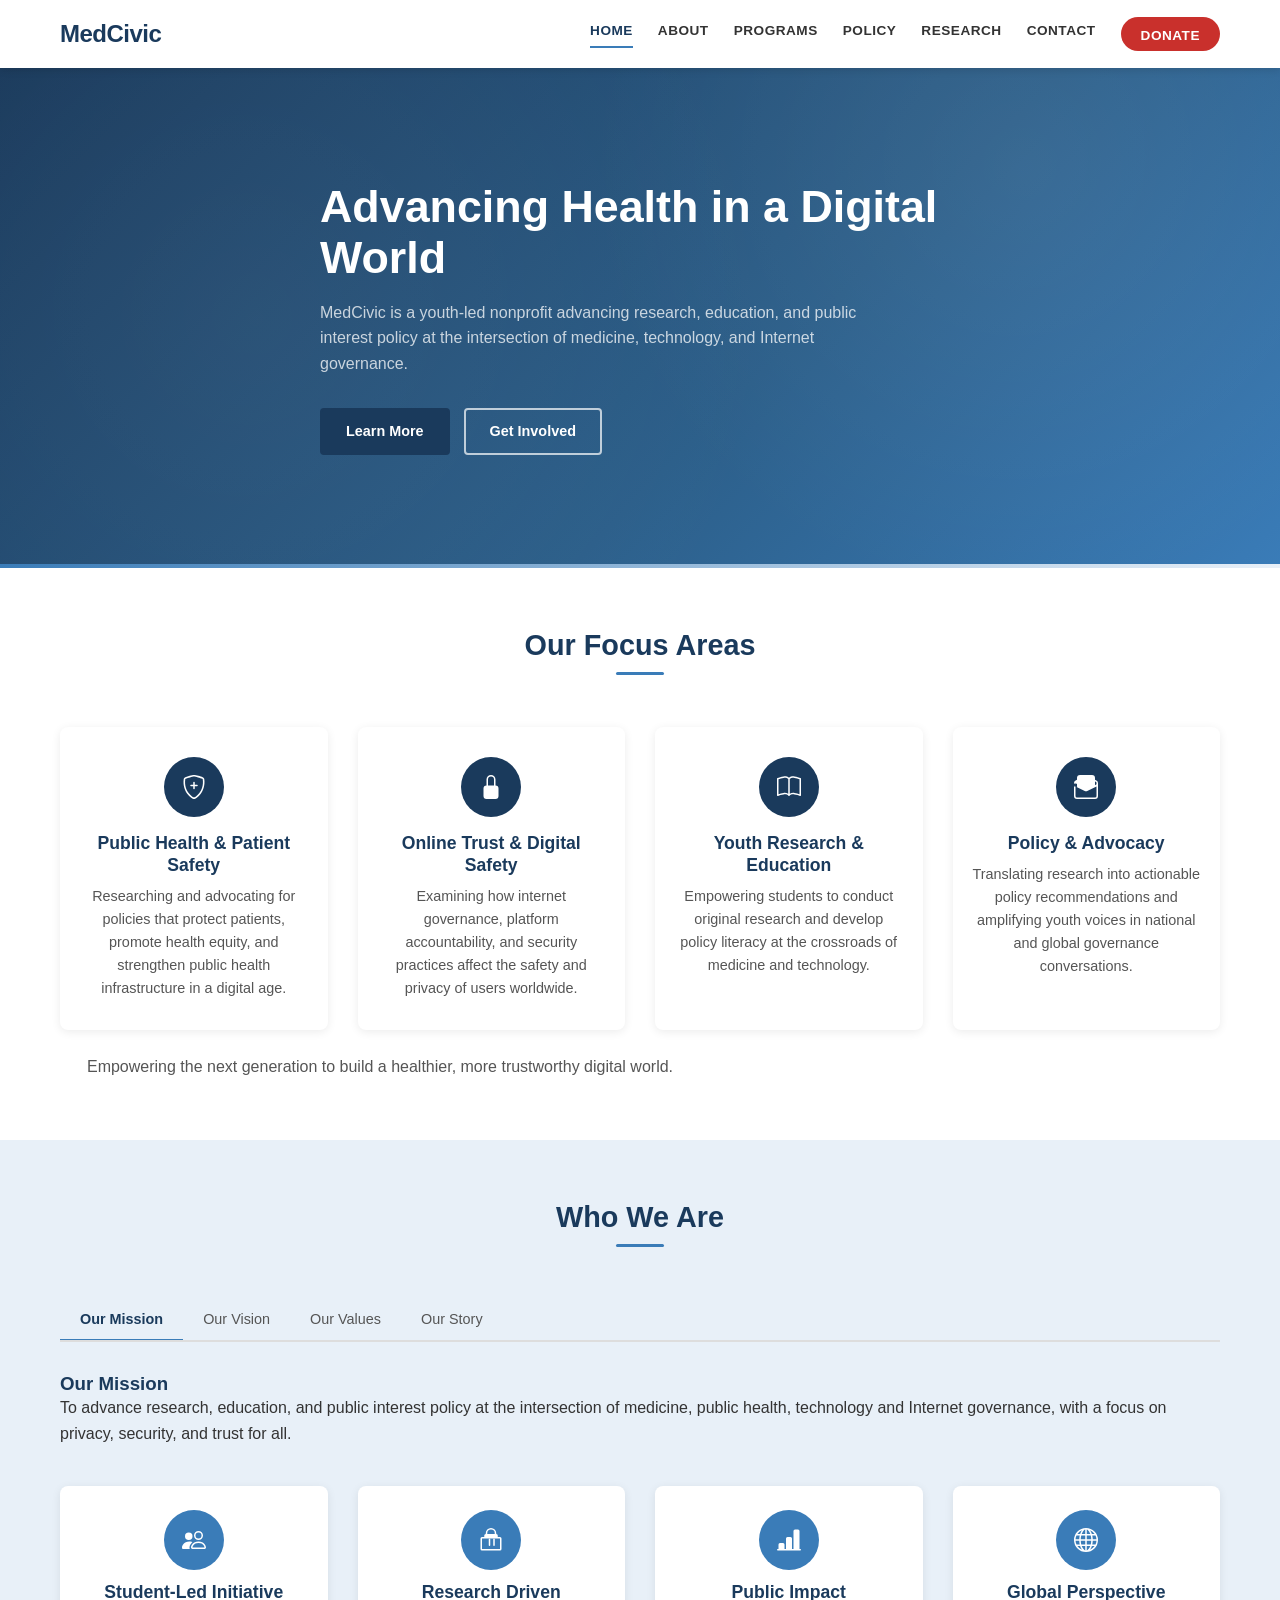
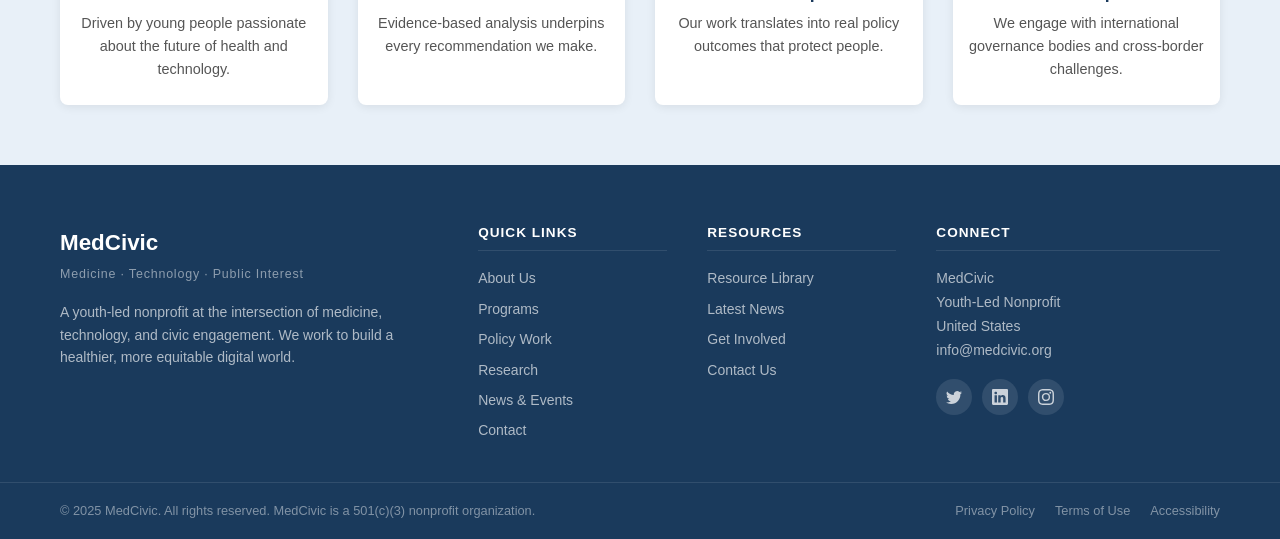
<file: index.html>
<!DOCTYPE html>
<html lang="en">
<head>
  <meta charset="UTF-8" />
  <meta name="viewport" content="width=device-width, initial-scale=1.0" />
  <title>MedCivic – Advancing Health in a Digital World</title>
  <meta name="description" content="MedCivic is a youth-led nonprofit advancing research, education, and public interest policy at the intersection of medicine, technology, and Internet governance." />
  <link rel="stylesheet" href="css/styles.css" />
</head>
<body>

  <!-- =====================================================================
       Navigation (matches policy.html structure)
       ===================================================================== -->
  <nav class="navbar" role="navigation" aria-label="Main navigation">
    <div class="container">
      <div class="navbar-logo">
        <a href="index.html" aria-label="MedCivic home">MedCivic</a>
      </div>

      <div class="navbar-links" id="navbar-links">
        <a href="index.html" class="active" aria-current="page">Home</a>
        <a href="about.html">About</a>
        <a href="programs.html">Programs</a>
        <a href="policy.html">Policy</a>
        <a href="research.html">Research</a>
        <a href="news.html" style="display:none;">News</a>
        <a href="contact.html">Contact</a>
        <a href="donate.html" class="btn-donate-nav">Donate</a>
      </div>

      <button class="navbar-toggle" id="navbar-toggle" aria-controls="navbar-mobile" aria-expanded="false" aria-label="Toggle navigation menu">
        <span></span>
        <span></span>
        <span></span>
      </button>
    </div>
  </nav>

  <!-- Mobile nav -->
  <div class="navbar-mobile" id="navbar-mobile" aria-hidden="true">
    <a href="index.html" class="active" aria-current="page">Home</a>
    <a href="about.html">About</a>
    <a href="programs.html">Programs</a>
    <a href="policy.html">Policy</a>
    <a href="research.html">Research</a>
    <a href="news.html" style="display:none;">News</a>
    <a href="contact.html">Contact</a>
    <a href="donate.html" class="btn-donate-mobile">Donate</a>
  </div>

  <main>

    <!-- =====================================================================
         Hero Section
         ===================================================================== -->
    <section class="hero" aria-labelledby="hero-heading">
      <div class="container hero-content">
        <h1 id="hero-heading">Advancing Health in a Digital World</h1>
        <p>MedCivic is a youth-led nonprofit advancing research, education, and public interest policy at the intersection of medicine, technology, and Internet governance.</p>
        <div class="hero-cta">
          <a href="about.html" class="btn btn-primary">Learn More</a>
          <a href="get-involved.html" class="btn btn-outline-white">Get Involved</a>
        </div>
      </div>
    </section>

    <!-- =====================================================================
         Feature Cards
         ===================================================================== -->
    <section class="section section-white" aria-labelledby="focus-areas-heading">
      <div class="container">
        <div class="section-header text-center">
          <h2 id="focus-areas-heading" class="section-title">Our Focus Areas</h2>
        </div>
        <div class="grid-4">

          <article class="card text-center" style="padding: 30px 20px;">
            <div class="icon-circle" style="margin: 0 auto 16px;">
              <svg width="24" height="24" fill="currentColor" viewBox="0 0 16 16" aria-hidden="true"><path d="M5.338 1.59a61.44 61.44 0 0 0-2.837.856.481.481 0 0 0-.328.39c-.554 4.157.726 7.19 2.253 9.188a10.725 10.725 0 0 0 2.287 2.233c.346.244.652.42.893.533.12.057.218.095.293.118a.55.55 0 0 0 .101.025.615.615 0 0 0 .1-.025c.076-.023.174-.061.294-.118.24-.113.547-.29.893-.533a10.726 10.726 0 0 0 2.287-2.233c1.527-1.997 2.807-5.031 2.253-9.188a.48.48 0 0 0-.328-.39c-.651-.213-1.75-.56-2.837-.855C9.552 1.29 8.531 1.067 8 1.067c-.53 0-1.552.223-2.662.524zM5.072.56C6.157.265 7.31 0 8 0s1.843.265 2.928.56c1.11.3 2.229.655 2.887.87a1.54 1.54 0 0 1 1.044 1.262c.596 4.477-.787 7.795-2.465 9.99a11.775 11.775 0 0 1-2.517 2.453 7.159 7.159 0 0 1-1.048.625c-.28.132-.581.24-.829.24s-.548-.108-.829-.24a7.158 7.158 0 0 1-1.048-.625 11.777 11.777 0 0 1-2.517-2.453C1.928 10.487.545 7.169 1.141 2.692A1.54 1.54 0 0 1 2.185 1.43 62.456 62.456 0 0 1 5.072.56z"/><path d="M8 4.5a.5.5 0 0 1 .5.5v1.5H10a.5.5 0 0 1 0 1H8.5V9a.5.5 0 0 1-1 0V7.5H6a.5.5 0 0 1 0-1h1.5V5a.5.5 0 0 1 .5-.5z"/></svg>
            </div>
            <h3 class="card-title">Public Health &amp; Patient Safety</h3>
            <p class="card-text">Researching and advocating for policies that protect patients, promote health equity, and strengthen public health infrastructure in a digital age.</p>
          </article>

          <article class="card text-center" style="padding: 30px 20px;">
            <div class="icon-circle" style="margin: 0 auto 16px;">
              <svg width="24" height="24" fill="currentColor" viewBox="0 0 16 16" aria-hidden="true"><path d="M8 1a2 2 0 0 1 2 2v4H6V3a2 2 0 0 1 2-2zm3 6V3a3 3 0 0 0-6 0v4a2 2 0 0 0-2 2v5a2 2 0 0 0 2 2h6a2 2 0 0 0 2-2V9a2 2 0 0 0-2-2z"/></svg>
            </div>
            <h3 class="card-title">Online Trust &amp; Digital Safety</h3>
            <p class="card-text">Examining how internet governance, platform accountability, and security practices affect the safety and privacy of users worldwide.</p>
          </article>

          <article class="card text-center" style="padding: 30px 20px;">
            <div class="icon-circle" style="margin: 0 auto 16px;">
              <svg width="24" height="24" fill="currentColor" viewBox="0 0 16 16" aria-hidden="true"><path d="M1 2.828c.885-.37 2.154-.769 3.388-.893 1.33-.134 2.458.063 3.112.752v9.746c-.935-.53-2.12-.603-3.213-.493-1.18.12-2.37.461-3.287.811V2.828zm7.5-.141c.654-.689 1.782-.886 3.112-.752 1.234.124 2.503.523 3.388.893v9.923c-.918-.35-2.107-.692-3.287-.81-1.094-.111-2.278-.039-3.213.492V2.687zM8 1.783C7.015.936 5.587.81 4.287.94c-1.514.153-3.042.672-3.994 1.105A.5.5 0 0 0 0 2.5v11a.5.5 0 0 0 .707.455c.882-.4 2.303-.881 3.68-1.02 1.409-.142 2.59.087 3.223.877a.5.5 0 0 0 .78 0c.633-.79 1.814-1.019 3.222-.877 1.378.139 2.8.62 3.681 1.02A.5.5 0 0 0 16 13.5v-11a.5.5 0 0 0-.293-.455c-.952-.433-2.48-.952-3.994-1.105C10.413.809 8.985.936 8 1.783z"/></svg>
            </div>
            <h3 class="card-title">Youth Research &amp; Education</h3>
            <p class="card-text">Empowering students to conduct original research and develop policy literacy at the crossroads of medicine and technology.</p>
          </article>

          <article class="card text-center" style="padding: 30px 20px;">
            <div class="icon-circle" style="margin: 0 auto 16px;">
              <svg width="24" height="24" fill="currentColor" viewBox="0 0 16 16" aria-hidden="true"><path d="M4 0a2 2 0 0 0-2 2v1.133l-.941.502A2 2 0 0 0 0 5.4V14a2 2 0 0 0 2 2h12a2 2 0 0 0 2-2V5.4a2 2 0 0 0-1.059-1.765L14 3.133V2a2 2 0 0 0-2-2H4zm10 4.267.47.25A1 1 0 0 1 15 5.4v.817l-1 .6v-2.55zM1 6.217l1-.6v2.55l-.47-.25A1 1 0 0 1 1 5.4v-.817zm1 1.383 5.5 3.3L13 7.6V2a1 1 0 0 0-1-1H4a1 1 0 0 0-1 1v5.6zm6.5 3.3L15 7.6V14a1 1 0 0 1-1 1H2a1 1 0 0 1-1-1V7.6l6.5 3.3z"/></svg>
            </div>
            <h3 class="card-title">Policy &amp; Advocacy</h3>
            <p class="card-text">Translating research into actionable policy recommendations and amplifying youth voices in national and global governance conversations.</p>
          </article>

        </div>
        <p class="section-subtitle text-center" style="margin-top: 24px;">Empowering the next generation to build a healthier, more trustworthy digital world.</p>
      </div>
    </section>

    <!-- =====================================================================
         Mission Section
         ===================================================================== -->
    <section class="section section-light-blue" aria-labelledby="mission-heading">
      <div class="container">
        <div class="section-header text-center">
          <h2 id="mission-heading" class="section-title">Who We Are</h2>
        </div>

        <!-- Tabs -->
        <div class="tabs" role="tablist" aria-label="About MedCivic">
          <button class="tab-btn active" role="tab" aria-selected="true"  aria-controls="tab-mission" id="btn-mission">Our Mission</button>
          <button class="tab-btn"        role="tab" aria-selected="false" aria-controls="tab-vision"  id="btn-vision">Our Vision</button>
          <button class="tab-btn"        role="tab" aria-selected="false" aria-controls="tab-values"  id="btn-values">Our Values</button>
          <button class="tab-btn"        role="tab" aria-selected="false" aria-controls="tab-story"   id="btn-story">Our Story</button>
        </div>

        <!-- Tab Panels -->
        <div class="tab-panel active" id="tab-mission" role="tabpanel" aria-labelledby="btn-mission">
          <h3>Our Mission</h3>
          <p>To advance research, education, and public interest policy at the intersection of medicine, public health, technology and Internet governance, with a focus on privacy, security, and trust for all.</p>
        </div>

        <div class="tab-panel" id="tab-vision" role="tabpanel" aria-labelledby="btn-vision">
          <h3>Our Vision</h3>
          <p>A world where every person benefits from the intersection of medicine and technology, where digital systems are trustworthy, health information is accessible, and young people have a seat at the policy table.</p>
        </div>

        <div class="tab-panel" id="tab-values" role="tabpanel" aria-labelledby="btn-values">
          <h3>Our Values</h3>
          <ul>
            <li><strong>Integrity:</strong> We ground our work in rigorous research and honest inquiry.</li>
            <li><strong>Equity:</strong> We center the voices and needs of underserved communities.</li>
            <li><strong>Collaboration:</strong> We build bridges across disciplines and organizations.</li>
            <li><strong>Empowerment:</strong> We invest in the next generation of researchers and advocates.</li>
          </ul>
        </div>

        <div class="tab-panel" id="tab-story" role="tabpanel" aria-labelledby="btn-story">
          <h3>Our Story</h3>
          <p>MedCivic was founded by a group of students who recognized that the most pressing challenges of our time, from health misinformation to algorithmic bias in clinical tools, live at the boundary between medicine and the internet. We came together to build a space where young people could research these issues rigorously and advocate for meaningful change.</p>
        </div>

        <!-- Mission Pillars -->
        <div class="grid-4" style="margin-top: 40px;">

          <div class="card text-center" style="padding: 24px 16px;">
            <div class="icon-circle icon-circle-accent" style="margin: 0 auto 12px;">
              <svg width="24" height="24" fill="currentColor" viewBox="0 0 16 16" aria-hidden="true"><path d="M15 14s1 0 1-1-1-4-5-4-5 3-5 4 1 1 1 1h8zm-7.978-1A.261.261 0 0 1 7 12.996c.001-.264.167-1.03.76-1.72C8.312 10.629 9.282 10 11 10c1.717 0 2.687.63 3.24 1.276.593.69.758 1.457.76 1.72l-.008.002a.274.274 0 0 1-.014.002H7.022zM11 7a2 2 0 1 0 0-4 2 2 0 0 0 0 4zm3-2a3 3 0 1 1-6 0 3 3 0 0 1 6 0zM6.936 9.28a5.88 5.88 0 0 0-1.23-.247A7.35 7.35 0 0 0 5 9c-4 0-5 3-5 4 0 .667.333 1 1 1h4.216A2.238 2.238 0 0 1 5 13c0-.779.357-1.85 1.165-2.72.122-.131.251-.254.387-.37zM4.5 8a2.5 2.5 0 1 0 0-5 2.5 2.5 0 0 0 0 5z"/></svg>
            </div>
            <h3 class="card-title">Student-Led Initiative</h3>
            <p class="card-text">Driven by young people passionate about the future of health and technology.</p>
          </div>

          <div class="card text-center" style="padding: 24px 16px;">
            <div class="icon-circle icon-circle-accent" style="margin: 0 auto 12px;">
              <svg width="24" height="24" fill="currentColor" viewBox="0 0 16 16" aria-hidden="true"><path fill-rule="evenodd" d="M10.5 3.5a2.5 2.5 0 0 0-5 0V4h5v-.5zm1 0V4a1 1 0 0 1 1 1v1H3.5V5a1 1 0 0 1 1-1v-.5a3.5 3.5 0 1 1 7 0zm-1 4a.5.5 0 0 0-1 0v4a.5.5 0 0 0 1 0v-4zm-3 0a.5.5 0 0 0-1 0v4a.5.5 0 0 0 1 0v-4z"/><path d="M14 7v7H2V7h12zm0-1H2a1 1 0 0 0-1 1v7a1 1 0 0 0 1 1h12a1 1 0 0 0 1-1V7a1 1 0 0 0-1-1z"/></svg>
            </div>
            <h3 class="card-title">Research Driven</h3>
            <p class="card-text">Evidence-based analysis underpins every recommendation we make.</p>
          </div>

          <div class="card text-center" style="padding: 24px 16px;">
            <div class="icon-circle icon-circle-accent" style="margin: 0 auto 12px;">
              <svg width="24" height="24" fill="currentColor" viewBox="0 0 16 16" aria-hidden="true"><path d="M11 2a1 1 0 0 1 1-1h2a1 1 0 0 1 1 1v12h.5a.5.5 0 0 1 0 1H.5a.5.5 0 0 1 0-1H1v-3a1 1 0 0 1 1-1h2a1 1 0 0 1 1 1v3h1V7a1 1 0 0 1 1-1h2a1 1 0 0 1 1 1v7h1V2z"/></svg>
            </div>
            <h3 class="card-title">Public Impact</h3>
            <p class="card-text">Our work translates into real policy outcomes that protect people.</p>
          </div>

          <div class="card text-center" style="padding: 24px 16px;">
            <div class="icon-circle icon-circle-accent" style="margin: 0 auto 12px;">
              <svg width="24" height="24" fill="currentColor" viewBox="0 0 16 16" aria-hidden="true"><path d="M0 8a8 8 0 1 1 16 0A8 8 0 0 1 0 8zm7.5-6.923c-.67.204-1.335.82-1.887 1.855A7.97 7.97 0 0 0 5.145 4H7.5V1.077zM4.09 4a9.267 9.267 0 0 1 .64-1.539 6.7 6.7 0 0 1 .597-.933A7.025 7.025 0 0 0 2.255 4H4.09zm-.582 3.5c.03-.877.138-1.718.312-2.5H1.674a6.958 6.958 0 0 0-.656 2.5h2.49zM4.847 5a12.5 12.5 0 0 0-.338 2.5H7.5V5H4.847zM8.5 5v2.5h2.99a12.495 12.495 0 0 0-.337-2.5H8.5zM4.51 8.5a12.5 12.5 0 0 0 .337 2.5H7.5V8.5H4.51zm3.99 0V11h2.653c.187-.765.306-1.608.338-2.5H8.5zM5.145 12c.138.386.295.744.468 1.068.552 1.035 1.218 1.65 1.887 1.855V12H5.145zm.182 2.472a6.696 6.696 0 0 1-.597-.933A9.268 9.268 0 0 1 4.09 12H2.255a7.024 7.024 0 0 0 3.072 2.472zM3.82 11a13.652 13.652 0 0 1-.312-2.5h-2.49c.062.89.291 1.733.656 2.5H3.82zm6.853 3.472A7.024 7.024 0 0 0 13.745 12H11.91a9.27 9.27 0 0 1-.64 1.539 6.688 6.688 0 0 1-.597.933zM8.5 12v2.923c.67-.204 1.335-.82 1.887-1.855.173-.324.33-.682.468-1.068H8.5zm3.68-1h2.146c.365-.767.594-1.61.656-2.5h-2.49a13.65 13.65 0 0 1-.312 2.5zm2.802-3.5a6.959 6.959 0 0 0-.656-2.5H12.18c.174.782.282 1.623.312 2.5h2.49zM11.27 2.461c.247.464.462.98.64 1.539h1.835a7.024 7.024 0 0 0-3.072-2.472c.218.284.418.598.597.933zM10.855 4a7.966 7.966 0 0 0-.468-1.068C9.835 1.897 9.17 1.282 8.5 1.077V4h2.355z"/></svg>
            </div>
            <h3 class="card-title">Global Perspective</h3>
            <p class="card-text">We engage with international governance bodies and cross-border challenges.</p>
          </div>

        </div>
      </div>
    </section>

  </main>

  <!-- =====================================================================
       Footer (matches policy.html structure)
       ===================================================================== -->
  <footer class="footer" role="contentinfo">
    <div class="footer-main">
      <div class="container">
        <div class="footer-grid">

          <div class="footer-brand">
            <a href="index.html" class="footer-logo">MedCivic</a>
            <p class="footer-tagline">Medicine · Technology · Public Interest</p>
            <p>A youth-led nonprofit at the intersection of medicine, technology, and civic engagement. We work to build a healthier, more equitable digital world.</p>
          </div>

          <div class="footer-col">
            <h4>Quick Links</h4>
            <nav class="footer-links" aria-label="Footer quick links">
              <a href="about.html">About Us</a>
              <a href="programs.html">Programs</a>
              <a href="policy.html">Policy Work</a>
              <a href="research.html">Research</a>
              <a href="news.html">News &amp; Events</a>
              <a href="contact.html">Contact</a>
            </nav>
          </div>

          <div class="footer-col">
            <h4>Resources</h4>
            <nav class="footer-links" aria-label="Footer resource links">
              <a href="resources.html">Resource Library</a>
              <a href="news.html">Latest News</a>
              <a href="get-involved.html">Get Involved</a>
              <a href="contact.html">Contact Us</a>
            </nav>
          </div>

          <div class="footer-col footer-contact">
            <h4>Connect</h4>
            <address>
              <p>MedCivic<br />Youth-Led Nonprofit<br />United States</p>
              <p><a href="mailto:info@medcivic.org">info@medcivic.org</a></p>
            </address>
            <div class="footer-social" style="margin-top: 16px;" aria-label="Social media links">
              <a href="#" aria-label="Twitter">
                <svg width="16" height="16" fill="currentColor" viewBox="0 0 16 16" aria-hidden="true"><path d="M5.026 15c6.038 0 9.341-5.003 9.341-9.334 0-.14 0-.282-.006-.422A6.685 6.685 0 0 0 16 3.542a6.658 6.658 0 0 1-1.889.518 3.301 3.301 0 0 0 1.447-1.817 6.533 6.533 0 0 1-2.087.793A3.286 3.286 0 0 0 7.875 6.03a9.325 9.325 0 0 1-6.767-3.429 3.289 3.289 0 0 0 1.018 4.382A3.323 3.323 0 0 1 .64 6.575v.045a3.288 3.288 0 0 0 2.632 3.218 3.203 3.203 0 0 1-.865.115 3.23 3.23 0 0 1-.614-.057 3.283 3.283 0 0 0 3.067 2.277A6.588 6.588 0 0 1 .78 13.58a6.32 6.32 0 0 1-.78-.045A9.344 9.344 0 0 0 5.026 15z"/></svg>
              </a>
              <a href="#" aria-label="LinkedIn">
                <svg width="16" height="16" fill="currentColor" viewBox="0 0 16 16" aria-hidden="true"><path d="M0 1.146C0 .513.526 0 1.175 0h13.65C15.474 0 16 .513 16 1.146v13.708c0 .633-.526 1.146-1.175 1.146H1.175C.526 16 0 15.487 0 14.854V1.146zm4.943 12.248V6.169H2.542v7.225h2.401zm-1.2-8.212c.837 0 1.358-.554 1.358-1.248-.015-.709-.52-1.248-1.342-1.248-.822 0-1.359.54-1.359 1.248 0 .694.521 1.248 1.327 1.248h.016zm4.908 8.212V9.359c0-.216.016-.432.08-.586.173-.431.568-.878 1.232-.878.869 0 1.216.662 1.216 1.634v3.865h2.401V9.25c0-2.22-1.184-3.252-2.764-3.252-1.274 0-1.845.7-2.165 1.193v.025h-.016a5.54 5.54 0 0 1 .016-.025V6.169h-2.4c.03.678 0 7.225 0 7.225h2.4z"/></svg>
              </a>
              <a href="#" aria-label="Instagram">
                <svg width="16" height="16" fill="currentColor" viewBox="0 0 16 16" aria-hidden="true"><path d="M8 0C5.829 0 5.556.01 4.703.048 3.85.088 3.269.222 2.76.42a3.917 3.917 0 0 0-1.417.923A3.927 3.927 0 0 0 .42 2.76C.222 3.268.087 3.85.048 4.7.01 5.555 0 5.827 0 8.001c0 2.172.01 2.444.048 3.297.04.852.174 1.433.372 1.942.205.526.478.972.923 1.417.444.445.89.719 1.416.923.51.198 1.09.333 1.942.372C5.555 15.99 5.827 16 8 16s2.444-.01 3.298-.048c.851-.04 1.434-.174 1.943-.372a3.916 3.916 0 0 0 1.416-.923c.445-.445.718-.891.923-1.417.197-.509.332-1.09.372-1.942C15.99 10.445 16 10.173 16 8s-.01-2.445-.048-3.299c-.04-.851-.175-1.433-.372-1.941a3.926 3.926 0 0 0-.923-1.417A3.911 3.911 0 0 0 13.24.42c-.51-.198-1.092-.333-1.943-.372C10.443.01 10.172 0 7.998 0H8zm-.717 1.442h.718c2.136 0 2.389.007 3.232.046.78.035 1.204.166 1.486.275.373.145.64.319.92.599.28.28.453.546.598.92.11.281.24.705.275 1.485.039.843.047 1.096.047 3.231s-.008 2.389-.047 3.232c-.035.78-.166 1.203-.275 1.485a2.47 2.47 0 0 1-.599.919c-.28.28-.546.453-.92.598-.28.11-.704.24-1.485.276-.843.038-1.096.047-3.232.047s-2.39-.009-3.233-.047c-.78-.036-1.203-.166-1.485-.276a2.478 2.478 0 0 1-.92-.598 2.48 2.48 0 0 1-.6-.92c-.109-.281-.24-.705-.275-1.485-.038-.843-.046-1.096-.046-3.233 0-2.136.008-2.388.046-3.231.036-.78.166-1.204.276-1.486.145-.373.319-.64.599-.92.28-.28.546-.453.92-.598.282-.11.705-.24 1.485-.276.738-.034 1.024-.044 2.515-.045v.002zm4.988 1.328a.96.96 0 1 0 0 1.92.96.96 0 0 0 0-1.92zm-4.27 1.122a4.109 4.109 0 1 0 0 8.217 4.109 4.109 0 0 0 0-8.217zm0 1.441a2.667 2.667 0 1 1 0 5.334 2.667 2.667 0 0 1 0-5.334z"/></svg>
              </a>
            </div>
          </div>

        </div>
      </div>
    </div>

    <div class="footer-bottom">
      <div class="container">
        <p>&copy; 2025 MedCivic. All rights reserved. MedCivic is a 501(c)(3) nonprofit organization.</p>
        <nav class="footer-bottom-links" aria-label="Footer legal links">
          <a href="#">Privacy Policy</a>
          <a href="#">Terms of Use</a>
          <a href="#">Accessibility</a>
        </nav>
      </div>
    </div>
  </footer>

  <!-- =====================================================================
       JavaScript
       ===================================================================== -->
  <script>
    (function () {
      var toggle = document.getElementById('navbar-toggle');
      var mobileNav = document.getElementById('navbar-mobile');

      if (!toggle || !mobileNav) return;

      toggle.addEventListener('click', function () {
        var isOpen = toggle.classList.toggle('open');
        mobileNav.classList.toggle('open', isOpen);
        toggle.setAttribute('aria-expanded', isOpen ? 'true' : 'false');
        mobileNav.setAttribute('aria-hidden', isOpen ? 'false' : 'true');
      });

      mobileNav.querySelectorAll('a').forEach(function (link) {
        link.addEventListener('click', function () {
          toggle.classList.remove('open');
          mobileNav.classList.remove('open');
          toggle.setAttribute('aria-expanded', 'false');
          mobileNav.setAttribute('aria-hidden', 'true');
        });
      });
    }());

    // Tab functionality
    (function () {
      var tabs = document.querySelectorAll('.tab-btn');
      var panels = document.querySelectorAll('.tab-panel');

      tabs.forEach(function (btn) {
        btn.addEventListener('click', function () {
          var targetId = btn.getAttribute('aria-controls');

          tabs.forEach(function (t) {
            t.classList.remove('active');
            t.setAttribute('aria-selected', 'false');
          });
          panels.forEach(function (p) {
            p.classList.remove('active');
          });

          btn.classList.add('active');
          btn.setAttribute('aria-selected', 'true');
          var target = document.getElementById(targetId);
          if (target) target.classList.add('active');
        });
      });

      var tabList = document.querySelector('[role="tablist"]');
      if (tabList) {
        tabList.addEventListener('keydown', function (e) {
          var current = document.activeElement;
          var tabArray = Array.from(tabs);
          var idx = tabArray.indexOf(current);
          if (idx === -1) return;

          var next;
          if (e.key === 'ArrowRight') next = tabArray[(idx + 1) % tabArray.length];
          else if (e.key === 'ArrowLeft') next = tabArray[(idx - 1 + tabArray.length) % tabArray.length];
          else if (e.key === 'Home') next = tabArray[0];
          else if (e.key === 'End') next = tabArray[tabArray.length - 1];

          if (next) {
            e.preventDefault();
            next.focus();
            next.click();
          }
        });
      }
    }());
  </script>

</body>
</html>
</file>
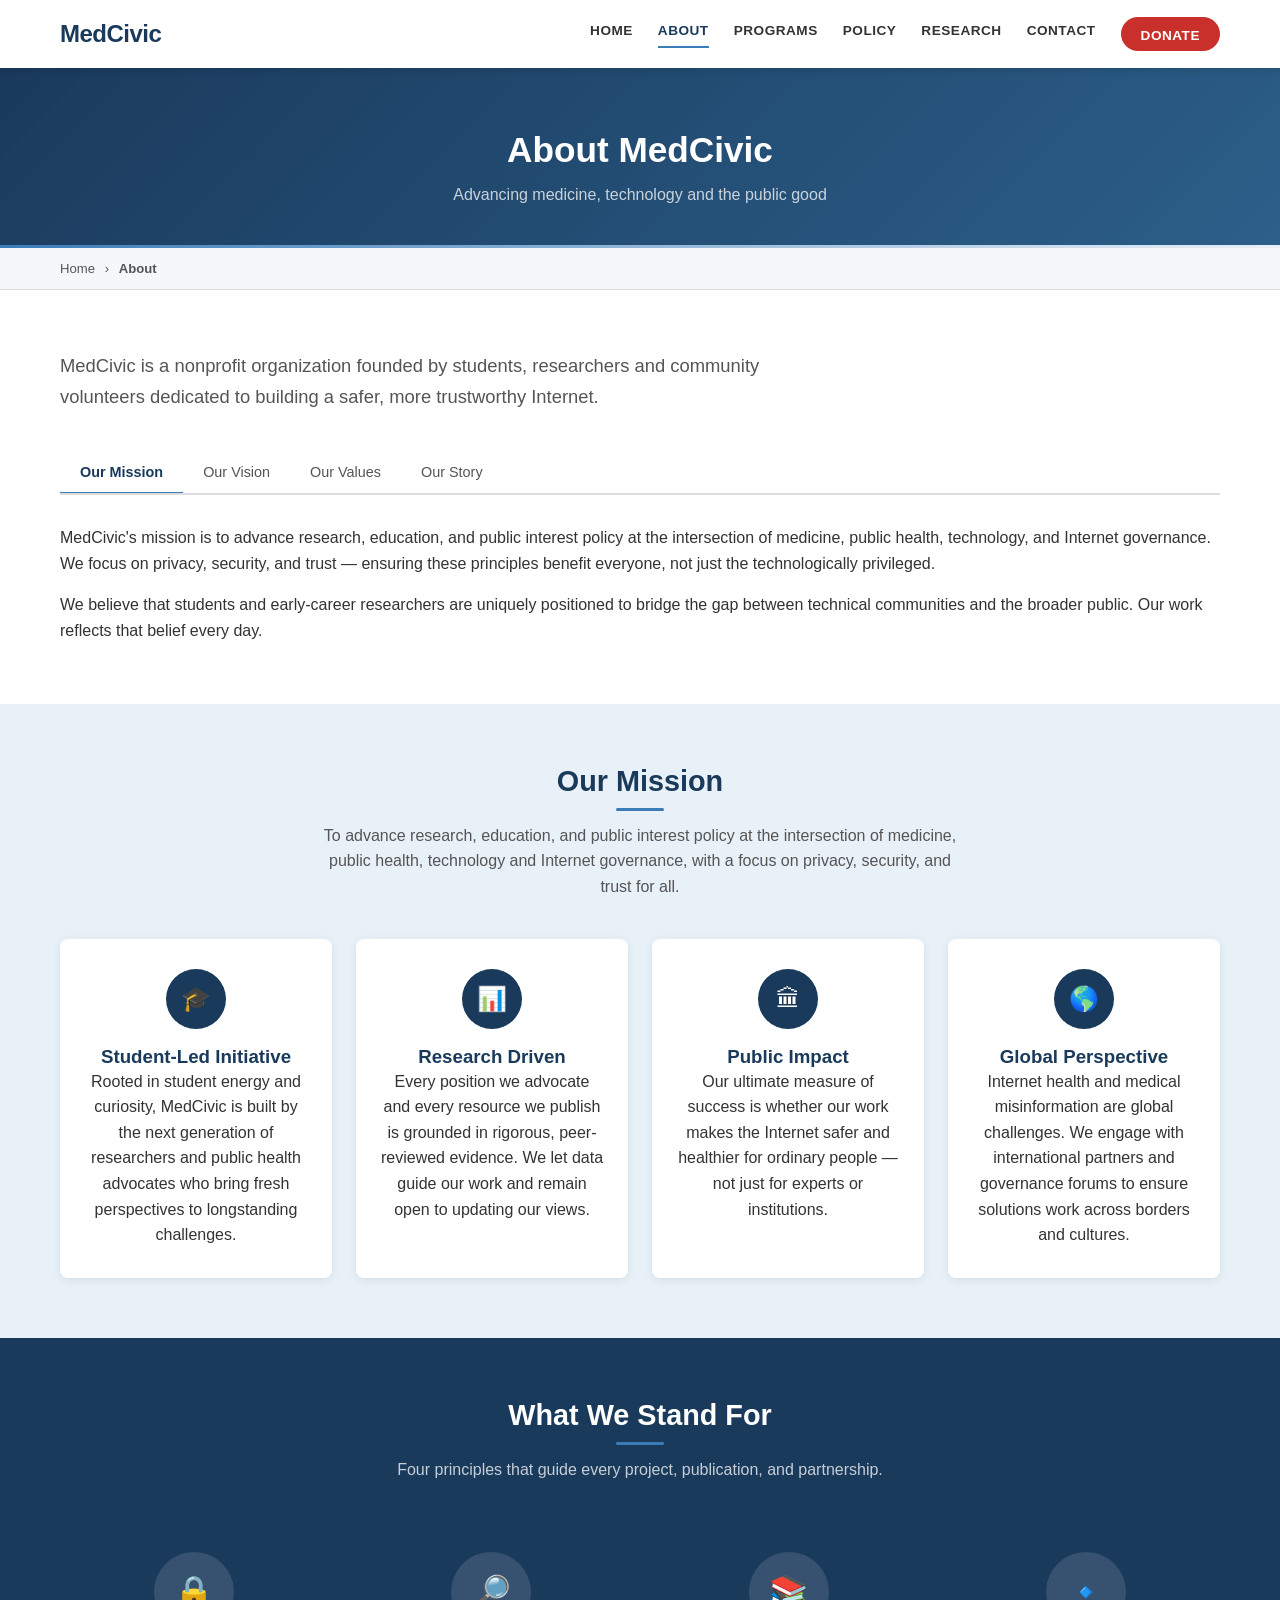
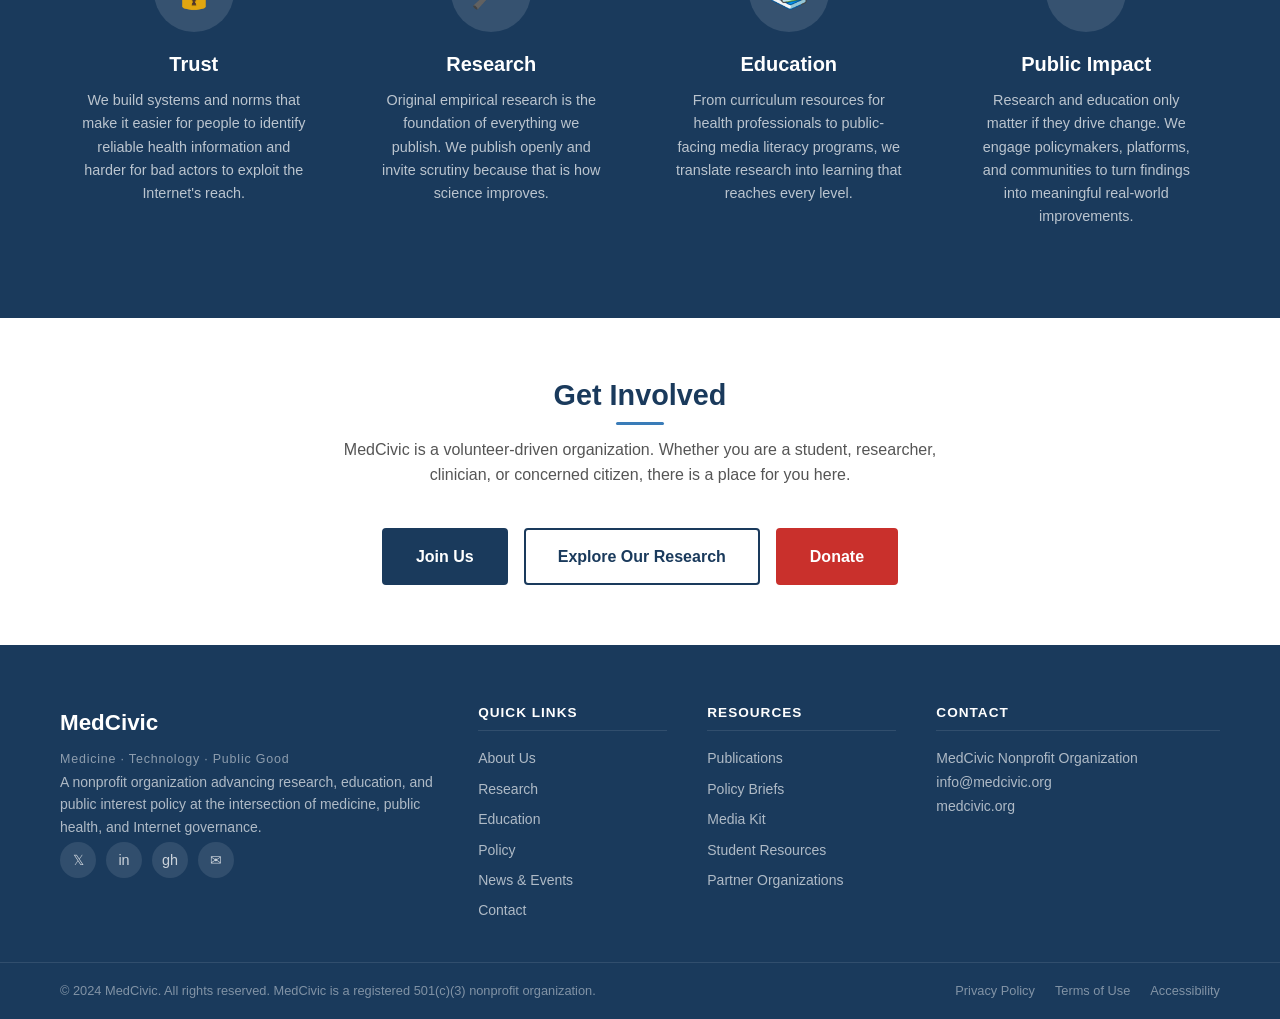
<file: about.html>
<!DOCTYPE html>
<html lang="en">
<head>
  <meta charset="UTF-8" />
  <meta name="viewport" content="width=device-width, initial-scale=1.0" />
  <meta name="description" content="About MedCivic — a nonprofit organization advancing medicine, technology, and the public good through research, education, and Internet governance." />
  <title>About Us | MedCivic</title>
  <link rel="stylesheet" href="css/styles.css" />
</head>
<body>

  <!-- =====================================================================
       Navigation
       ===================================================================== -->
  <nav class="navbar" role="navigation" aria-label="Main navigation">
    <div class="container">
      <div class="navbar-logo">
        <a href="index.html" aria-label="MedCivic home">MedCivic</a>
      </div>

      <div class="navbar-links" id="navbar-links">
        <a href="index.html">Home</a>
        <a href="about.html" class="active" aria-current="page">About</a>
        <a href="programs.html">Programs</a>
        <a href="policy.html">Policy</a>
        <a href="research.html">Research</a>
        <a href="news.html" style="display:none;">News</a>
        <a href="contact.html">Contact</a>
        <a href="donate.html" class="btn-donate-nav">Donate</a>
      </div>

      <button class="navbar-toggle" id="navbar-toggle" aria-controls="navbar-mobile" aria-expanded="false" aria-label="Toggle navigation menu">
        <span></span>
        <span></span>
        <span></span>
      </button>
    </div>
  </nav>

  <div class="navbar-mobile" id="navbar-mobile" aria-hidden="true">
    <a href="index.html">Home</a>
    <a href="about.html" class="active" aria-current="page">About</a>
    <a href="programs.html">Programs</a>
    <a href="policy.html">Policy</a>
    <a href="research.html">Research</a>
    <a href="news.html" style="display:none;">News</a>
    <a href="contact.html">Contact</a>
    <a href="donate.html" class="btn-donate-mobile">Donate</a>
  </div>

  <!-- =====================================================================
       Main Content
       ===================================================================== -->
  <main>

    <!-- Page Header -->
    <section class="page-header" aria-labelledby="pageTitle">
      <div class="container">
        <h1 id="pageTitle">About MedCivic</h1>
        <p class="page-subtitle">Advancing medicine, technology and the public good</p>
      </div>
    </section>

    <!-- Breadcrumb -->
    <nav class="breadcrumb" aria-label="Breadcrumb">
      <div class="container">
        <a href="index.html">Home</a>
        <span class="breadcrumb-sep" aria-hidden="true"></span>
        <span class="breadcrumb-current" aria-current="page">About</span>
      </div>
    </nav>

    <!-- ===================================================================
         Intro Section with Tabs
         =================================================================== -->
    <section class="section section-white" aria-labelledby="introHeading">
      <div class="container">
        <div class="section-header">
          <p id="introHeading" style="font-size: 1.15rem; line-height: 1.7; color: var(--color-text-mid); max-width: 780px;">
            MedCivic is a nonprofit organization founded by students, researchers and community volunteers
            dedicated to building a safer, more trustworthy Internet.
          </p>
        </div>

        <!-- Tabs -->
        <div class="tabs" role="tablist" aria-label="About MedCivic">
          <button class="tab-btn active" role="tab" aria-selected="true"  aria-controls="tab-mission"  id="btn-mission">Our Mission</button>
          <button class="tab-btn"        role="tab" aria-selected="false" aria-controls="tab-vision"   id="btn-vision">Our Vision</button>
          <button class="tab-btn"        role="tab" aria-selected="false" aria-controls="tab-values"   id="btn-values">Our Values</button>
          <button class="tab-btn"        role="tab" aria-selected="false" aria-controls="tab-story"    id="btn-story">Our Story</button>
        </div>

        <!-- Tab Panel: Mission -->
        <div class="tab-panel active" id="tab-mission" role="tabpanel" aria-labelledby="btn-mission">
          <p>
            MedCivic's mission is to advance research, education, and public interest policy at the
            intersection of medicine, public health, technology, and Internet governance. We focus on
            privacy, security, and trust — ensuring these principles benefit everyone, not just the
            technologically privileged.
          </p>
          <p>
            We believe that students and early-career researchers are uniquely positioned to bridge the
            gap between technical communities and the broader public. Our work reflects that belief every day.
          </p>
        </div>

        <!-- Tab Panel: Vision -->
        <div class="tab-panel" id="tab-vision" role="tabpanel" aria-labelledby="btn-vision" hidden>
          <p>
            We envision a world where the Internet serves as a force for health equity and public good —
            where medical information is accurate and accessible, digital privacy is a universal right,
            and technology governance reflects the needs of all communities.
          </p>
          <p>
            MedCivic strives to be a trusted voice at the intersection of science, policy, and civic
            engagement, shaping a future where technology strengthens rather than undermines public health.
          </p>
        </div>

        <!-- Tab Panel: Values -->
        <div class="tab-panel" id="tab-values" role="tabpanel" aria-labelledby="btn-values" hidden>
          <ul style="padding-left: 0; list-style: none; display: grid; gap: 16px;">
            <li style="display: flex; gap: 16px; align-items: flex-start;">
              <div class="icon-circle icon-circle-sm icon-circle-accent" aria-hidden="true" style="flex-shrink:0;">&#10003;</div>
              <div>
                <strong style="color: var(--color-navy);">Integrity</strong>
                <p style="margin-top: 4px; margin-bottom: 0;">We are committed to honest, evidence-based work — free from commercial or political influence.</p>
              </div>
            </li>
            <li style="display: flex; gap: 16px; align-items: flex-start;">
              <div class="icon-circle icon-circle-sm icon-circle-accent" aria-hidden="true" style="flex-shrink:0;">&#10003;</div>
              <div>
                <strong style="color: var(--color-navy);">Inclusion</strong>
                <p style="margin-top: 4px; margin-bottom: 0;">We center the voices and needs of communities historically excluded from technology and health policy discussions.</p>
              </div>
            </li>
            <li style="display: flex; gap: 16px; align-items: flex-start;">
              <div class="icon-circle icon-circle-sm icon-circle-accent" aria-hidden="true" style="flex-shrink:0;">&#10003;</div>
              <div>
                <strong style="color: var(--color-navy);">Collaboration</strong>
                <p style="margin-top: 4px; margin-bottom: 0;">Complex challenges require interdisciplinary teams. We build coalitions across medicine, law, technology, and civil society.</p>
              </div>
            </li>
            <li style="display: flex; gap: 16px; align-items: flex-start;">
              <div class="icon-circle icon-circle-sm icon-circle-accent" aria-hidden="true" style="flex-shrink:0;">&#10003;</div>
              <div>
                <strong style="color: var(--color-navy);">Transparency</strong>
                <p style="margin-top: 4px; margin-bottom: 0;">Our research methods, funding sources, and decision-making processes are open to public scrutiny.</p>
              </div>
            </li>
          </ul>
        </div>

        <!-- Tab Panel: Story -->
        <div class="tab-panel" id="tab-story" role="tabpanel" aria-labelledby="btn-story" hidden>
          <p>
            MedCivic was founded by a small group of medical students and computer science researchers
            who recognized a troubling gap: health misinformation was spreading faster than the public
            health community could respond, and the Internet governance bodies that could address it
            rarely included medical voices.
          </p>
          <p>
            What began as an informal reading group in 2020 has grown into a nationwide network of
            student chapters, affiliated researchers, and community partners working together on
            research, education, and policy advocacy.
          </p>
          <p>
            Today, MedCivic collaborates with public health agencies, academic institutions, and
            civil society organizations to ensure that medicine and public health are represented
            wherever Internet policy is made.
          </p>
        </div>

      </div>
    </section>

    <!-- ===================================================================
         Our Mission Section (Light Blue Background)
         =================================================================== -->
    <section class="section section-light-blue" aria-labelledby="missionHeading">
      <div class="container">

        <div class="section-header text-center">
          <h2 class="section-title" id="missionHeading">Our Mission</h2>
          <p class="section-subtitle">
            To advance research, education, and public interest policy at the intersection of medicine,
            public health, technology and Internet governance, with a focus on privacy, security, and
            trust for all.
          </p>
        </div>

        <!-- 4-Pillar Grid -->
        <div class="feature-grid" role="list" aria-label="Mission pillars">

          <!-- Pillar 1: Student-Led Initiative -->
          <article class="feature-card" role="listitem">
            <div class="icon-circle" aria-hidden="true">&#127891;</div>
            <h3 class="feature-card-title">Student-Led Initiative</h3>
            <p class="feature-card-text">
              Rooted in student energy and curiosity, MedCivic is built by the next generation of
              researchers and public health advocates who bring fresh perspectives to longstanding challenges.
            </p>
          </article>

          <!-- Pillar 2: Research Driven -->
          <article class="feature-card" role="listitem">
            <div class="icon-circle" aria-hidden="true">&#128202;</div>
            <h3 class="feature-card-title">Research Driven</h3>
            <p class="feature-card-text">
              Every position we advocate and every resource we publish is grounded in rigorous,
              peer-reviewed evidence. We let data guide our work and remain open to updating our views.
            </p>
          </article>

          <!-- Pillar 3: Public Impact -->
          <article class="feature-card" role="listitem">
            <div class="icon-circle" aria-hidden="true">&#127963;</div>
            <h3 class="feature-card-title">Public Impact</h3>
            <p class="feature-card-text">
              Our ultimate measure of success is whether our work makes the Internet safer and healthier
              for ordinary people — not just for experts or institutions.
            </p>
          </article>

          <!-- Pillar 4: Global Perspective -->
          <article class="feature-card" role="listitem">
            <div class="icon-circle" aria-hidden="true">&#127758;</div>
            <h3 class="feature-card-title">Global Perspective</h3>
            <p class="feature-card-text">
              Internet health and medical misinformation are global challenges. We engage with
              international partners and governance forums to ensure solutions work across borders and cultures.
            </p>
          </article>

        </div>
      </div>
    </section>

    <!-- ===================================================================
         Trust Section — Four pillars in a row
         =================================================================== -->
    <section class="section section-navy" aria-labelledby="trustHeading">
      <div class="container">

        <div class="section-header text-center">
          <h2 class="section-title" id="trustHeading" style="color: var(--color-white);">What We Stand For</h2>
          <p class="section-subtitle" style="color: rgba(255,255,255,0.75);">
            Four principles that guide every project, publication, and partnership.
          </p>
        </div>

        <div class="grid-4" role="list" aria-label="Core principles">

          <!-- Trust -->
          <div class="trust-item" role="listitem" style="text-align: center; padding: 30px 20px;">
            <div class="icon-circle icon-circle-lg" aria-hidden="true" style="margin: 0 auto 20px; background-color: rgba(255,255,255,0.12);">
              &#128274;
            </div>
            <h3 style="color: var(--color-white); font-size: 1.25rem; margin-bottom: 12px;">Trust</h3>
            <p style="color: rgba(255,255,255,0.7); font-size: 0.9rem; line-height: 1.6; margin-bottom: 0;">
              We build systems and norms that make it easier for people to identify reliable health
              information and harder for bad actors to exploit the Internet's reach.
            </p>
          </div>

          <!-- Research -->
          <div class="trust-item" role="listitem" style="text-align: center; padding: 30px 20px;">
            <div class="icon-circle icon-circle-lg" aria-hidden="true" style="margin: 0 auto 20px; background-color: rgba(255,255,255,0.12);">
              &#128270;
            </div>
            <h3 style="color: var(--color-white); font-size: 1.25rem; margin-bottom: 12px;">Research</h3>
            <p style="color: rgba(255,255,255,0.7); font-size: 0.9rem; line-height: 1.6; margin-bottom: 0;">
              Original empirical research is the foundation of everything we publish. We publish openly
              and invite scrutiny because that is how science improves.
            </p>
          </div>

          <!-- Education -->
          <div class="trust-item" role="listitem" style="text-align: center; padding: 30px 20px;">
            <div class="icon-circle icon-circle-lg" aria-hidden="true" style="margin: 0 auto 20px; background-color: rgba(255,255,255,0.12);">
              &#128218;
            </div>
            <h3 style="color: var(--color-white); font-size: 1.25rem; margin-bottom: 12px;">Education</h3>
            <p style="color: rgba(255,255,255,0.7); font-size: 0.9rem; line-height: 1.6; margin-bottom: 0;">
              From curriculum resources for health professionals to public-facing media literacy programs,
              we translate research into learning that reaches every level.
            </p>
          </div>

          <!-- Public Impact -->
          <div class="trust-item" role="listitem" style="text-align: center; padding: 30px 20px;">
            <div class="icon-circle icon-circle-lg" aria-hidden="true" style="margin: 0 auto 20px; background-color: rgba(255,255,255,0.12);">
              &#128313;
            </div>
            <h3 style="color: var(--color-white); font-size: 1.25rem; margin-bottom: 12px;">Public Impact</h3>
            <p style="color: rgba(255,255,255,0.7); font-size: 0.9rem; line-height: 1.6; margin-bottom: 0;">
              Research and education only matter if they drive change. We engage policymakers, platforms,
              and communities to turn findings into meaningful real-world improvements.
            </p>
          </div>

        </div>
      </div>
    </section>

    <!-- ===================================================================
         Call to Action
         =================================================================== -->
    <section class="section section-white" aria-labelledby="ctaHeading">
      <div class="container" style="text-align: center;">
        <div class="section-header text-center">
          <h2 class="section-title" id="ctaHeading">Get Involved</h2>
          <p class="section-subtitle">
            MedCivic is a volunteer-driven organization. Whether you are a student, researcher,
            clinician, or concerned citizen, there is a place for you here.
          </p>
        </div>
        <div style="display: flex; gap: 16px; justify-content: center; flex-wrap: wrap;">
          <a href="contact.html" class="btn btn-primary btn-lg">Join Us</a>
          <a href="research.html" class="btn btn-secondary btn-lg">Explore Our Research</a>
          <a href="donate.html" class="btn btn-donate btn-lg">Donate</a>
        </div>
      </div>
    </section>

  </main>

  <!-- =====================================================================
       Footer
       ===================================================================== -->
  <footer class="footer" role="contentinfo">
    <div class="footer-main">
      <div class="container">
        <div class="footer-grid">

          <!-- Brand Column -->
          <div class="footer-brand">
            <a href="index.html" class="footer-logo">MedCivic</a>
            <span class="footer-tagline">Medicine · Technology · Public Good</span>
            <p>
              A nonprofit organization advancing research, education, and public interest policy at
              the intersection of medicine, public health, and Internet governance.
            </p>
            <!-- Social Links -->
            <div class="footer-social" aria-label="Social media links">
              <a href="#" aria-label="Twitter / X">&#120143;</a>
              <a href="#" aria-label="LinkedIn">in</a>
              <a href="#" aria-label="GitHub">gh</a>
              <a href="#" aria-label="Email newsletter">&#9993;</a>
            </div>
          </div>

          <!-- Quick Links -->
          <div class="footer-col">
            <h4>Quick Links</h4>
            <nav class="footer-links" aria-label="Quick links">
              <a href="about.html">About Us</a>
              <a href="research.html">Research</a>
              <a href="education.html">Education</a>
              <a href="policy.html">Policy</a>
              <a href="news.html">News &amp; Events</a>
              <a href="contact.html">Contact</a>
            </nav>
          </div>

          <!-- Resources -->
          <div class="footer-col">
            <h4>Resources</h4>
            <nav class="footer-links" aria-label="Resources">
              <a href="#">Publications</a>
              <a href="#">Policy Briefs</a>
              <a href="#">Media Kit</a>
              <a href="#">Student Resources</a>
              <a href="#">Partner Organizations</a>
            </nav>
          </div>

          <!-- Contact -->
          <div class="footer-col footer-contact">
            <h4>Contact</h4>
            <address>
              <p>MedCivic Nonprofit Organization</p>
              <p>
                <a href="mailto:info@medcivic.org">info@medcivic.org</a>
              </p>
              <p>
                <a href="https://medcivic.org" target="_blank" rel="noopener noreferrer">medcivic.org</a>
              </p>
            </address>
          </div>

        </div>
      </div>
    </div>

    <!-- Footer Bottom Bar -->
    <div class="footer-bottom">
      <div class="container">
        <p>&copy; 2024 MedCivic. All rights reserved. MedCivic is a registered 501(c)(3) nonprofit organization.</p>
        <div class="footer-bottom-links">
          <a href="privacy.html">Privacy Policy</a>
          <a href="terms.html">Terms of Use</a>
          <a href="accessibility.html">Accessibility</a>
        </div>
      </div>
    </div>
  </footer>

  <!-- =====================================================================
       JavaScript — Mobile Menu + Tabs
       ===================================================================== -->
  <script>
    // ---------------------------------------------------------------------------
    // Mobile nav toggle
    // ---------------------------------------------------------------------------
    (function () {
      const toggle = document.getElementById('navbar-toggle');
      const mobileNav = document.getElementById('navbar-mobile');

      if (!toggle || !mobileNav) return;

      toggle.addEventListener('click', function () {
        const isOpen = mobileNav.classList.toggle('open');
        toggle.classList.toggle('open', isOpen);
        toggle.setAttribute('aria-expanded', String(isOpen));
        mobileNav.style.display = isOpen ? 'block' : '';
      });

      // Close mobile nav when a link inside it is clicked
      mobileNav.querySelectorAll('a').forEach(function (link) {
        link.addEventListener('click', function () {
          mobileNav.classList.remove('open');
          toggle.classList.remove('open');
          toggle.setAttribute('aria-expanded', 'false');
          mobileNav.style.display = '';
        });
      });
    }());

    // ---------------------------------------------------------------------------
    // Tabs
    // ---------------------------------------------------------------------------
    (function () {
      const tabBtns  = document.querySelectorAll('.tab-btn');
      const tabPanels = document.querySelectorAll('.tab-panel');

      tabBtns.forEach(function (btn) {
        btn.addEventListener('click', function () {
          const targetId = btn.getAttribute('aria-controls');

          // Deactivate all tabs
          tabBtns.forEach(function (b) {
            b.classList.remove('active');
            b.setAttribute('aria-selected', 'false');
          });

          // Hide all panels
          tabPanels.forEach(function (panel) {
            panel.classList.remove('active');
            panel.hidden = true;
          });

          // Activate clicked tab
          btn.classList.add('active');
          btn.setAttribute('aria-selected', 'true');

          // Show target panel
          const target = document.getElementById(targetId);
          if (target) {
            target.classList.add('active');
            target.hidden = false;
          }
        });
      });

      // Keyboard navigation for tabs (left/right arrow keys)
      tabBtns.forEach(function (btn, index) {
        btn.addEventListener('keydown', function (e) {
          let newIndex = null;
          if (e.key === 'ArrowRight') {
            newIndex = (index + 1) % tabBtns.length;
          } else if (e.key === 'ArrowLeft') {
            newIndex = (index - 1 + tabBtns.length) % tabBtns.length;
          } else if (e.key === 'Home') {
            newIndex = 0;
          } else if (e.key === 'End') {
            newIndex = tabBtns.length - 1;
          }
          if (newIndex !== null) {
            e.preventDefault();
            tabBtns[newIndex].focus();
            tabBtns[newIndex].click();
          }
        });
      });
    }());
  </script>

</body>
</html>
</file>
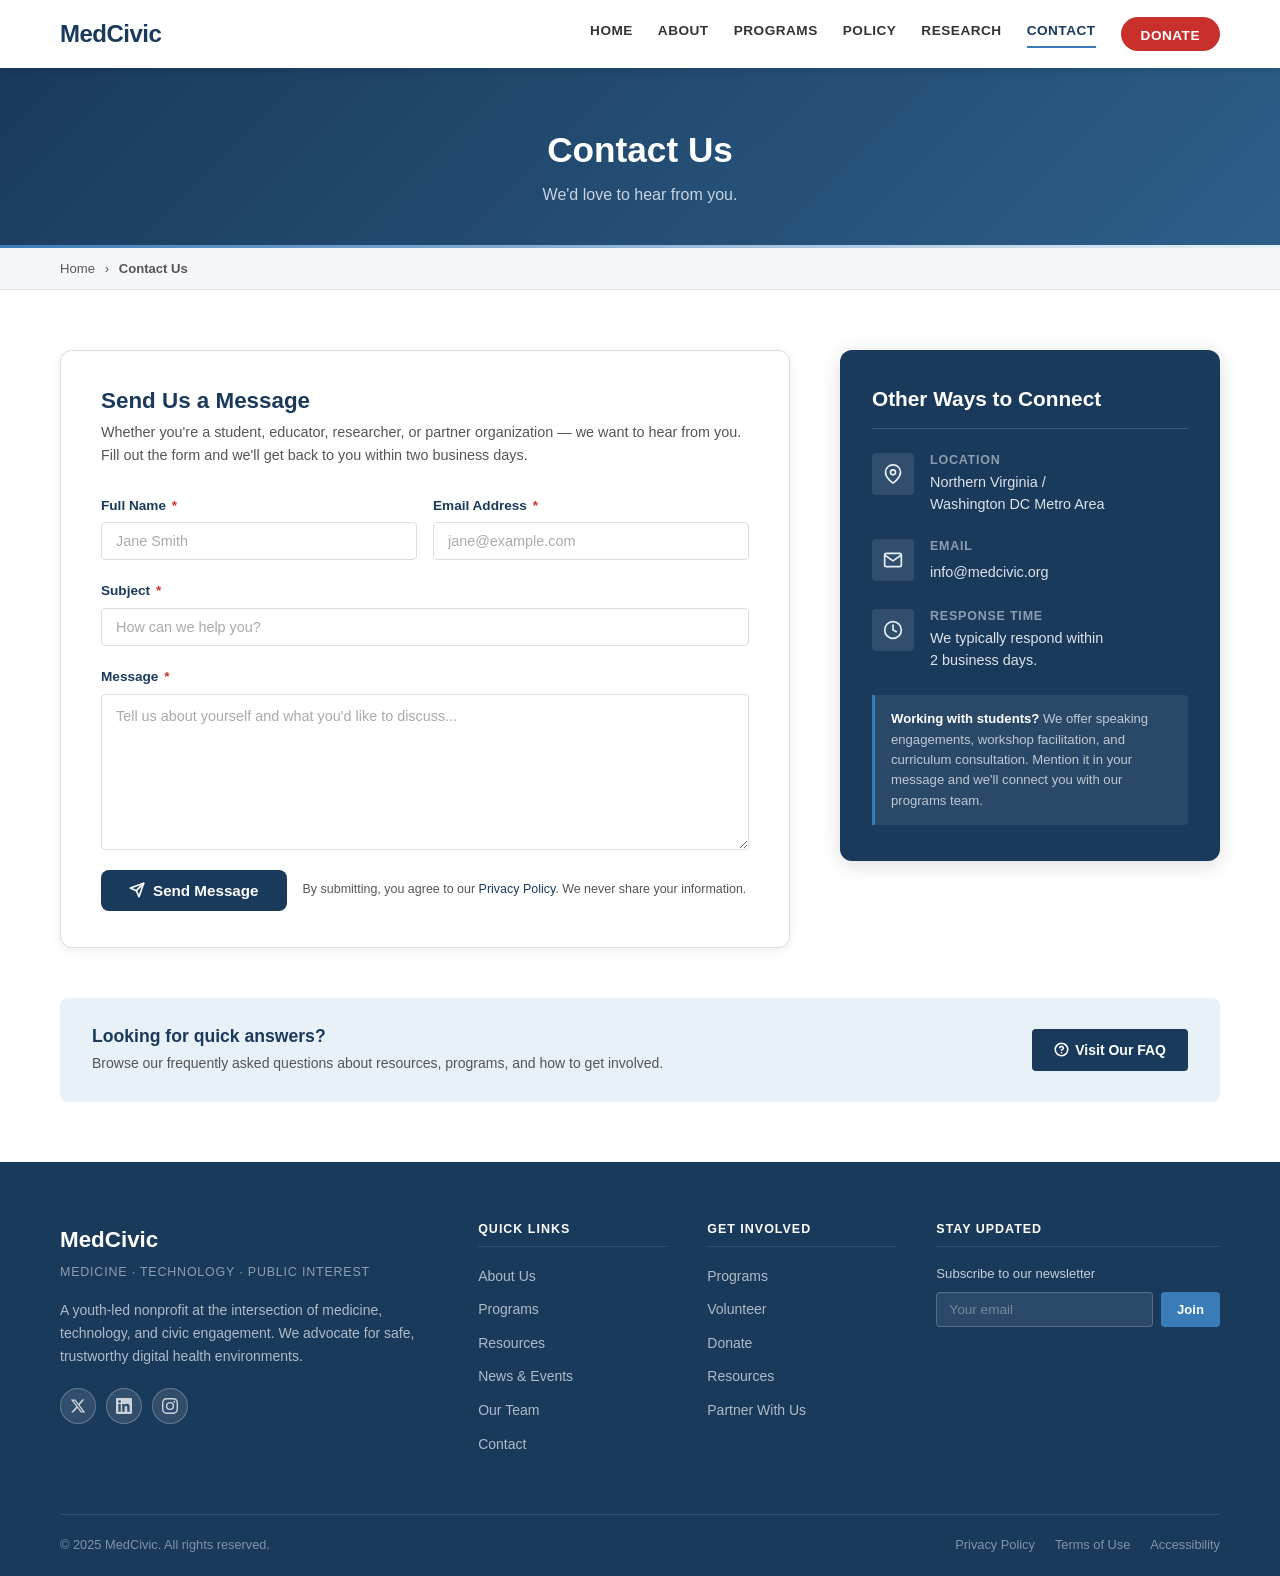
<file: contact.html>
<!DOCTYPE html>
<html lang="en">
<head>
  <meta charset="UTF-8" />
  <meta name="viewport" content="width=device-width, initial-scale=1.0" />
  <title>Contact Us | MedCivic</title>
  <meta name="description" content="Get in touch with MedCivic. We'd love to hear from students, educators, researchers, and advocates working on digital health and internet governance." />
  <link rel="stylesheet" href="css/styles.css" />
  <style>
    /* -----------------------------------------------------------------------
       Page-specific styles: Contact
    ----------------------------------------------------------------------- */

    /* Two-column contact layout */
    .contact-grid {
      display: grid;
      grid-template-columns: 1fr 380px;
      gap: 50px;
      align-items: start;
    }

    @media (max-width: 960px) {
      .contact-grid {
        grid-template-columns: 1fr;
        gap: 40px;
      }
    }

    /* -----------------------------------------------------------------------
       Contact Form
    ----------------------------------------------------------------------- */
    .contact-form-card {
      background: var(--color-white);
      border: 1px solid var(--color-border);
      border-radius: var(--radius-lg);
      box-shadow: var(--shadow-md);
      padding: 36px 40px;
    }

    @media (max-width: 480px) {
      .contact-form-card {
        padding: 24px 20px;
      }
    }

    .contact-form-card h2 {
      font-size: 1.4rem;
      color: var(--color-navy);
      margin-bottom: 6px;
    }

    .contact-form-card .form-lead {
      font-size: 0.9rem;
      color: var(--color-text-mid);
      margin-bottom: 28px;
    }

    .form-group {
      margin-bottom: 20px;
    }

    .form-group label {
      display: block;
      font-size: 0.85rem;
      font-weight: 600;
      color: var(--color-navy);
      margin-bottom: 6px;
    }

    .form-group label .required {
      color: #c9302c;
      margin-left: 2px;
    }

    .form-group input,
    .form-group select,
    .form-group textarea {
      display: block;
      width: 100%;
      padding: 10px 14px;
      font-size: 0.9rem;
      font-family: inherit;
      color: var(--color-text);
      background-color: var(--color-white);
      border: 1px solid var(--color-border);
      border-radius: var(--radius-sm);
      transition: border-color var(--transition-fast), box-shadow var(--transition-fast);
      outline: none;
      appearance: none;
      -webkit-appearance: none;
    }

    .form-group input::placeholder,
    .form-group textarea::placeholder {
      color: #aaa;
    }

    .form-group input:focus,
    .form-group select:focus,
    .form-group textarea:focus {
      border-color: var(--color-accent);
      box-shadow: 0 0 0 3px rgba(58, 124, 184, 0.15);
    }

    .form-group textarea {
      resize: vertical;
      min-height: 130px;
      line-height: 1.55;
    }

    .form-row {
      display: grid;
      grid-template-columns: 1fr 1fr;
      gap: 16px;
    }

    @media (max-width: 520px) {
      .form-row {
        grid-template-columns: 1fr;
      }
    }

    .form-submit-row {
      display: flex;
      align-items: center;
      gap: 16px;
      margin-top: 8px;
      flex-wrap: wrap;
    }

    .btn-send {
      display: inline-flex;
      align-items: center;
      gap: 8px;
      padding: 12px 28px;
      background-color: var(--color-navy);
      color: var(--color-white);
      font-size: 0.95rem;
      font-weight: 700;
      border: none;
      border-radius: var(--radius-md);
      cursor: pointer;
      transition: background-color var(--transition-fast), transform var(--transition-fast), box-shadow var(--transition-fast);
    }

    .btn-send:hover {
      background-color: var(--color-blue-mid);
      transform: translateY(-1px);
      box-shadow: var(--shadow-md);
    }

    .btn-send:active {
      transform: translateY(0);
    }

    .btn-send svg {
      width: 16px;
      height: 16px;
    }

    .form-privacy-note {
      font-size: 0.78rem;
      color: var(--color-text-mid);
    }

    /* Success message (hidden by default) */
    .form-success {
      display: none;
      padding: 16px 20px;
      background-color: #e8f5e9;
      border: 1px solid #81c784;
      border-radius: var(--radius-md);
      color: #2e7d32;
      font-size: 0.9rem;
      font-weight: 600;
      margin-top: 16px;
      align-items: center;
      gap: 10px;
    }

    .form-success svg {
      flex-shrink: 0;
      width: 20px;
      height: 20px;
      color: #388e3c;
    }

    /* -----------------------------------------------------------------------
       Contact Info Column
    ----------------------------------------------------------------------- */
    .contact-info-card {
      background: var(--color-navy);
      color: var(--color-white);
      border-radius: var(--radius-lg);
      padding: 36px 32px;
      box-shadow: var(--shadow-lg);
    }

    .contact-info-card h2 {
      font-size: 1.3rem;
      color: var(--color-white);
      margin-bottom: 24px;
      padding-bottom: 16px;
      border-bottom: 1px solid rgba(255, 255, 255, 0.15);
    }

    .contact-detail {
      display: flex;
      gap: 16px;
      margin-bottom: 24px;
    }

    .contact-detail-icon {
      flex-shrink: 0;
      width: 42px;
      height: 42px;
      border-radius: var(--radius-sm);
      background-color: rgba(255, 255, 255, 0.1);
      display: flex;
      align-items: center;
      justify-content: center;
    }

    .contact-detail-icon svg {
      width: 20px;
      height: 20px;
      color: var(--color-light-blue);
    }

    .contact-detail-body h3 {
      font-size: 0.78rem;
      font-weight: 700;
      text-transform: uppercase;
      letter-spacing: 0.8px;
      color: rgba(255, 255, 255, 0.5);
      margin-bottom: 4px;
    }

    .contact-detail-body p,
    .contact-detail-body a {
      font-size: 0.9rem;
      color: rgba(255, 255, 255, 0.85);
      line-height: 1.5;
      margin: 0;
    }

    .contact-detail-body a:hover {
      color: var(--color-light-blue);
    }

    .contact-divider {
      border: none;
      border-top: 1px solid rgba(255, 255, 255, 0.12);
      margin: 24px 0;
    }

    .contact-social-label {
      font-size: 0.78rem;
      font-weight: 700;
      text-transform: uppercase;
      letter-spacing: 0.8px;
      color: rgba(255, 255, 255, 0.5);
      margin-bottom: 14px;
    }

    .contact-social-links {
      display: flex;
      gap: 10px;
    }

    .social-btn {
      display: flex;
      align-items: center;
      gap: 8px;
      padding: 9px 14px;
      background-color: rgba(255, 255, 255, 0.08);
      border: 1px solid rgba(255, 255, 255, 0.15);
      border-radius: var(--radius-sm);
      color: rgba(255, 255, 255, 0.75);
      font-size: 0.8rem;
      font-weight: 600;
      text-decoration: none;
      transition: background-color var(--transition-fast), color var(--transition-fast), border-color var(--transition-fast);
      cursor: pointer;
    }

    .social-btn svg {
      width: 15px;
      height: 15px;
    }

    .social-btn:hover {
      background-color: rgba(255, 255, 255, 0.18);
      border-color: rgba(255, 255, 255, 0.35);
      color: var(--color-white);
    }

    /* Response time callout */
    .response-callout {
      margin-top: 24px;
      padding: 14px 16px;
      background-color: rgba(255, 255, 255, 0.07);
      border-left: 3px solid var(--color-accent);
      border-radius: 0 var(--radius-sm) var(--radius-sm) 0;
    }

    .response-callout p {
      font-size: 0.82rem;
      color: rgba(255, 255, 255, 0.7);
      margin: 0;
      line-height: 1.55;
    }

    .response-callout strong {
      color: var(--color-white);
    }

    /* -----------------------------------------------------------------------
       FAQ teaser strip
    ----------------------------------------------------------------------- */
    .faq-teaser {
      background: var(--color-light-blue);
      border-radius: var(--radius-md);
      padding: 28px 32px;
      display: flex;
      align-items: center;
      justify-content: space-between;
      gap: 20px;
      flex-wrap: wrap;
      margin-top: 50px;
    }

    .faq-teaser-text h3 {
      font-size: 1.1rem;
      color: var(--color-navy);
      margin-bottom: 4px;
    }

    .faq-teaser-text p {
      font-size: 0.875rem;
      color: var(--color-text-mid);
      margin: 0;
    }

    .btn-faq {
      display: inline-flex;
      align-items: center;
      gap: 6px;
      padding: 10px 22px;
      background-color: var(--color-navy);
      color: var(--color-white);
      font-size: 0.875rem;
      font-weight: 700;
      border-radius: var(--radius-sm);
      text-decoration: none;
      white-space: nowrap;
      transition: background-color var(--transition-fast), transform var(--transition-fast);
    }

    .btn-faq:hover {
      background-color: var(--color-blue-mid);
      color: var(--color-white);
      transform: translateY(-1px);
    }

    /* -----------------------------------------------------------------------
       Footer (same as resources.html)
    ----------------------------------------------------------------------- */
    .site-footer {
      background-color: var(--color-navy);
      color: rgba(255, 255, 255, 0.75);
      padding: 60px 0 0;
    }

    .footer-grid {
      display: grid;
      grid-template-columns: 2fr 1fr 1fr 1.5fr;
      gap: 40px;
      margin-bottom: 50px;
    }

    .footer-brand p {
      font-size: 0.875rem;
      line-height: 1.65;
      margin-bottom: 20px;
    }

    .footer-logo {
      font-size: 1.4rem;
      font-weight: 700;
      color: var(--color-white);
      margin-bottom: 12px;
    }

    .footer-tagline {
      font-size: 0.72rem;
      text-transform: uppercase;
      letter-spacing: 1.5px;
      color: rgba(255, 255, 255, 0.45);
      margin-bottom: 16px;
    }

    .footer-col h4 {
      font-size: 0.78rem;
      font-weight: 700;
      text-transform: uppercase;
      letter-spacing: 1px;
      color: var(--color-white);
      margin-bottom: 16px;
    }

    .footer-col ul {
      list-style: none;
      padding: 0;
      margin: 0;
    }

    .footer-col ul li {
      margin-bottom: 8px;
    }

    .footer-col ul li a {
      font-size: 0.875rem;
      color: rgba(255, 255, 255, 0.65);
      text-decoration: none;
      transition: color var(--transition-fast), padding-left var(--transition-fast);
    }

    .footer-col ul li a:hover {
      color: var(--color-white);
      padding-left: 4px;
    }

    .footer-social {
      display: flex;
      gap: 10px;
      margin-top: 16px;
    }

    .social-icon {
      width: 36px;
      height: 36px;
      border-radius: 50%;
      border: 1px solid rgba(255, 255, 255, 0.25);
      display: flex;
      align-items: center;
      justify-content: center;
      color: rgba(255, 255, 255, 0.65);
      transition: background-color var(--transition-fast), color var(--transition-fast), border-color var(--transition-fast);
    }

    .social-icon:hover {
      background-color: var(--color-accent);
      border-color: var(--color-accent);
      color: var(--color-white);
    }

    .social-icon svg {
      width: 16px;
      height: 16px;
    }

    .footer-newsletter label {
      display: block;
      font-size: 0.82rem;
      color: rgba(255, 255, 255, 0.75);
      margin-bottom: 8px;
    }

    .footer-newsletter-form {
      display: flex;
      gap: 8px;
    }

    .footer-newsletter-form input {
      flex: 1;
      padding: 9px 12px;
      font-size: 0.85rem;
      border-radius: var(--radius-sm);
      border: 1px solid rgba(255, 255, 255, 0.2);
      background: rgba(255, 255, 255, 0.08);
      color: var(--color-white);
      outline: none;
      transition: border-color var(--transition-fast);
    }

    .footer-newsletter-form input::placeholder {
      color: rgba(255, 255, 255, 0.35);
    }

    .footer-newsletter-form input:focus {
      border-color: var(--color-accent);
    }

    .footer-newsletter-form button {
      padding: 9px 16px;
      background-color: var(--color-accent);
      color: var(--color-white);
      border: none;
      border-radius: var(--radius-sm);
      font-size: 0.82rem;
      font-weight: 700;
      cursor: pointer;
      transition: background-color var(--transition-fast);
    }

    .footer-newsletter-form button:hover {
      background-color: var(--color-blue-mid);
    }

    .footer-bottom {
      border-top: 1px solid rgba(255, 255, 255, 0.1);
      padding: 20px 0;
      display: flex;
      justify-content: space-between;
      align-items: center;
      gap: 16px;
      flex-wrap: wrap;
    }

    .footer-bottom p {
      font-size: 0.8rem;
      margin: 0;
      color: rgba(255, 255, 255, 0.45);
    }

    .footer-bottom-links {
      display: flex;
      gap: 20px;
    }

    .footer-bottom-links a {
      font-size: 0.8rem;
      color: rgba(255, 255, 255, 0.45);
      text-decoration: none;
      transition: color var(--transition-fast);
    }

    .footer-bottom-links a:hover {
      color: var(--color-white);
    }

    @media (max-width: 1024px) {
      .footer-grid {
        grid-template-columns: 1fr 1fr;
        gap: 32px;
      }
      .footer-brand {
        grid-column: 1 / -1;
      }
    }

    @media (max-width: 768px) {
      .footer-grid {
        grid-template-columns: 1fr;
      }
      .footer-brand {
        grid-column: auto;
      }
      .footer-bottom {
        flex-direction: column;
        text-align: center;
      }
      .footer-bottom-links {
        justify-content: center;
      }
    }
  </style>
</head>
<body>

  <!-- =====================================================================
       Navigation
  ====================================================================== -->
  <nav class="navbar" role="navigation" aria-label="Main navigation">
    <div class="container">
      <div class="navbar-logo">
        <a href="index.html" aria-label="MedCivic home">MedCivic</a>
      </div>

      <div class="navbar-links" id="navbar-links">
        <a href="index.html">Home</a>
        <a href="about.html">About</a>
        <a href="programs.html">Programs</a>
        <a href="policy.html">Policy</a>
        <a href="research.html">Research</a>
        <a href="news.html" style="display:none;">News</a>
        <a href="contact.html" class="active" aria-current="page">Contact</a>
        <a href="donate.html" class="btn-donate-nav">Donate</a>
      </div>

      <button class="navbar-toggle" id="navbar-toggle" aria-controls="navbar-mobile" aria-expanded="false" aria-label="Toggle navigation menu">
        <span></span>
        <span></span>
        <span></span>
      </button>
    </div>
  </nav>

  <div class="navbar-mobile" id="navbar-mobile" aria-hidden="true">
    <a href="index.html">Home</a>
    <a href="about.html">About</a>
    <a href="programs.html">Programs</a>
    <a href="policy.html">Policy</a>
    <a href="research.html">Research</a>
    <a href="news.html" style="display:none;">News</a>
    <a href="contact.html" class="active" aria-current="page">Contact</a>
    <a href="donate.html" class="btn-donate-mobile">Donate</a>
  </div>

  <main>

    <!-- ===================================================================
         Page Header
    ==================================================================== -->
    <header class="page-header">
      <div class="container">
        <h1>Contact Us</h1>
        <p class="page-subtitle">We'd love to hear from you.</p>
      </div>
    </header>

    <!-- ===================================================================
         Breadcrumb
    ==================================================================== -->
    <div class="breadcrumb">
      <div class="container">
        <a href="index.html">Home</a>
        <span class="breadcrumb-sep"></span>
        <span class="breadcrumb-current">Contact Us</span>
      </div>
    </div>

    <!-- ===================================================================
         Contact Section
    ==================================================================== -->
    <section class="section section-white">
      <div class="container">

        <div class="contact-grid">

          <!-- ============================================================
               Left: Contact Form
          ============================================================= -->
          <div class="contact-form-card">
            <h2>Send Us a Message</h2>
            <p class="form-lead">Whether you're a student, educator, researcher, or partner organization — we want to hear from you. Fill out the form and we'll get back to you within two business days.</p>

            <form id="contactForm" novalidate>

              <div class="form-row">
                <div class="form-group">
                  <label for="field-name">
                    Full Name <span class="required" aria-hidden="true">*</span>
                  </label>
                  <input
                    type="text"
                    id="field-name"
                    name="name"
                    placeholder="Jane Smith"
                    autocomplete="name"
                    required
                    aria-required="true"
                  />
                </div>

                <div class="form-group">
                  <label for="field-email">
                    Email Address <span class="required" aria-hidden="true">*</span>
                  </label>
                  <input
                    type="email"
                    id="field-email"
                    name="email"
                    placeholder="jane@example.com"
                    autocomplete="email"
                    required
                    aria-required="true"
                  />
                </div>
              </div>

              <div class="form-group">
                <label for="field-subject">
                  Subject <span class="required" aria-hidden="true">*</span>
                </label>
                <input
                  type="text"
                  id="field-subject"
                  name="subject"
                  placeholder="How can we help you?"
                  required
                  aria-required="true"
                />
              </div>

              <div class="form-group">
                <label for="field-message">
                  Message <span class="required" aria-hidden="true">*</span>
                </label>
                <textarea
                  id="field-message"
                  name="message"
                  placeholder="Tell us about yourself and what you'd like to discuss..."
                  required
                  aria-required="true"
                  rows="6"
                ></textarea>
              </div>

              <div class="form-submit-row">
                <button type="submit" class="btn-send" id="submitBtn">
                  <svg viewBox="0 0 24 24" fill="none" stroke="currentColor" stroke-width="2.5" stroke-linecap="round" stroke-linejoin="round" aria-hidden="true"><line x1="22" y1="2" x2="11" y2="13"/><polygon points="22 2 15 22 11 13 2 9 22 2"/></svg>
                  Send Message
                </button>
                <p class="form-privacy-note">
                  By submitting, you agree to our <a href="#">Privacy Policy</a>.
                  We never share your information.
                </p>
              </div>

              <div class="form-success" id="formSuccess" role="alert" aria-live="polite">
                <svg viewBox="0 0 24 24" fill="none" stroke="currentColor" stroke-width="2.5" stroke-linecap="round" stroke-linejoin="round" aria-hidden="true"><path d="M22 11.08V12a10 10 0 1 1-5.93-9.14"/><polyline points="22 4 12 14.01 9 11.01"/></svg>
                <span>Thank you! Your message has been sent. We'll be in touch within two business days.</span>
              </div>

            </form>
          </div>

          <!-- ============================================================
               Right: Contact Info
          ============================================================= -->
          <div class="contact-info-card">
            <h2>Other Ways to Connect</h2>

            <!-- Location -->
            <div class="contact-detail">
              <div class="contact-detail-icon" aria-hidden="true">
                <svg viewBox="0 0 24 24" fill="none" stroke="currentColor" stroke-width="2" stroke-linecap="round" stroke-linejoin="round"><path d="M21 10c0 7-9 13-9 13s-9-6-9-13a9 9 0 0 1 18 0z"/><circle cx="12" cy="10" r="3"/></svg>
              </div>
              <div class="contact-detail-body">
                <h3>Location</h3>
                <p>Northern Virginia /<br />Washington DC Metro Area</p>
              </div>
            </div>

            <!-- Email -->
            <div class="contact-detail">
              <div class="contact-detail-icon" aria-hidden="true">
                <svg viewBox="0 0 24 24" fill="none" stroke="currentColor" stroke-width="2" stroke-linecap="round" stroke-linejoin="round"><path d="M4 4h16c1.1 0 2 .9 2 2v12c0 1.1-.9 2-2 2H4c-1.1 0-2-.9-2-2V6c0-1.1.9-2 2-2z"/><polyline points="22,6 12,13 2,6"/></svg>
              </div>
              <div class="contact-detail-body">
                <h3>Email</h3>
                <a href="mailto:info@medcivic.org">info@medcivic.org</a>
              </div>
            </div>

            <!-- Response time -->
            <div class="contact-detail">
              <div class="contact-detail-icon" aria-hidden="true">
                <svg viewBox="0 0 24 24" fill="none" stroke="currentColor" stroke-width="2" stroke-linecap="round" stroke-linejoin="round"><circle cx="12" cy="12" r="10"/><polyline points="12 6 12 12 16 14"/></svg>
              </div>
              <div class="contact-detail-body">
                <h3>Response Time</h3>
                <p>We typically respond within<br />2 business days.</p>
              </div>
            </div>

            <hr class="contact-divider" style="display:none;" />

            <!-- Social media (hidden) -->
            <div style="display:none;">
            <p class="contact-social-label">Follow Us</p>
            <div class="contact-social-links">
              <a href="#" class="social-btn" aria-label="Follow MedCivic on X / Twitter">
                <svg viewBox="0 0 24 24" fill="currentColor" aria-hidden="true"><path d="M18.244 2.25h3.308l-7.227 8.26 8.502 11.24H16.17l-5.214-6.817L4.99 21.75H1.68l7.73-8.835L1.254 2.25H8.08l4.713 6.231zm-1.161 17.52h1.833L7.084 4.126H5.117z"/></svg>
                X / Twitter
              </a>
              <a href="#" class="social-btn" aria-label="Follow MedCivic on LinkedIn">
                <svg viewBox="0 0 24 24" fill="currentColor" aria-hidden="true"><path d="M20.447 20.452h-3.554v-5.569c0-1.328-.027-3.037-1.852-3.037-1.853 0-2.136 1.445-2.136 2.939v5.667H9.351V9h3.414v1.561h.046c.477-.9 1.637-1.85 3.37-1.85 3.601 0 4.267 2.37 4.267 5.455v6.286zM5.337 7.433a2.062 2.062 0 0 1-2.063-2.065 2.064 2.064 0 1 1 2.063 2.065zm1.782 13.019H3.555V9h3.564v11.452zM22.225 0H1.771C.792 0 0 .774 0 1.729v20.542C0 23.227.792 24 1.771 24h20.451C23.2 24 24 23.227 24 22.271V1.729C24 .774 23.2 0 22.222 0h.003z"/></svg>
                LinkedIn
              </a>
              <a href="#" class="social-btn" aria-label="Follow MedCivic on Instagram">
                <svg viewBox="0 0 24 24" fill="currentColor" aria-hidden="true"><path d="M12 2.163c3.204 0 3.584.012 4.85.07 3.252.148 4.771 1.691 4.919 4.919.058 1.265.069 1.645.069 4.849 0 3.205-.012 3.584-.069 4.849-.149 3.225-1.664 4.771-4.919 4.919-1.266.058-1.644.07-4.85.07-3.204 0-3.584-.012-4.849-.07-3.26-.149-4.771-1.699-4.919-4.92-.058-1.265-.07-1.644-.07-4.849 0-3.204.013-3.583.07-4.849.149-3.227 1.664-4.771 4.919-4.919 1.266-.057 1.645-.069 4.849-.069zM12 0C8.741 0 8.333.014 7.053.072 2.695.272.273 2.69.073 7.052.014 8.333 0 8.741 0 12c0 3.259.014 3.668.072 4.948.2 4.358 2.618 6.78 6.98 6.98C8.333 23.986 8.741 24 12 24c3.259 0 3.668-.014 4.948-.072 4.354-.2 6.782-2.618 6.979-6.98.059-1.28.073-1.689.073-4.948 0-3.259-.014-3.667-.072-4.947-.196-4.354-2.617-6.78-6.979-6.98C15.668.014 15.259 0 12 0zm0 5.838a6.162 6.162 0 1 0 0 12.324 6.162 6.162 0 0 0 0-12.324zM12 16a4 4 0 1 1 0-8 4 4 0 0 1 0 8zm6.406-11.845a1.44 1.44 0 1 0 0 2.881 1.44 1.44 0 0 0 0-2.881z"/></svg>
                Instagram
              </a>
            </div>
            </div><!-- end hidden Follow Us -->

            <div class="response-callout">
              <p><strong>Working with students?</strong> We offer speaking engagements, workshop facilitation, and curriculum consultation. Mention it in your message and we'll connect you with our programs team.</p>
            </div>

          </div>

        </div><!-- /.contact-grid -->

        <!-- FAQ teaser -->
        <div class="faq-teaser">
          <div class="faq-teaser-text">
            <h3>Looking for quick answers?</h3>
            <p>Browse our frequently asked questions about resources, programs, and how to get involved.</p>
          </div>
          <a href="resources.html#faq" class="btn-faq">
            <svg width="15" height="15" viewBox="0 0 24 24" fill="none" stroke="currentColor" stroke-width="2.5" stroke-linecap="round" stroke-linejoin="round" aria-hidden="true"><circle cx="12" cy="12" r="10"/><path d="M9.09 9a3 3 0 0 1 5.83 1c0 2-3 3-3 3"/><line x1="12" y1="17" x2="12.01" y2="17"/></svg>
            Visit Our FAQ
          </a>
        </div>

      </div>
    </section>

  </main>

  <!-- =====================================================================
       Footer
  ====================================================================== -->
  <footer class="site-footer" role="contentinfo">
    <div class="container">
      <div class="footer-grid">

        <div class="footer-brand">
          <div class="footer-logo">MedCivic</div>
          <p class="footer-tagline">Medicine &middot; Technology &middot; Public Interest</p>
          <p>A youth-led nonprofit at the intersection of medicine, technology, and civic engagement. We advocate for safe, trustworthy digital health environments.</p>
          <div class="footer-social" aria-label="Social media">
            <a href="#" class="social-icon" aria-label="Twitter / X">
              <svg viewBox="0 0 24 24" fill="currentColor" aria-hidden="true"><path d="M18.244 2.25h3.308l-7.227 8.26 8.502 11.24H16.17l-5.214-6.817L4.99 21.75H1.68l7.73-8.835L1.254 2.25H8.08l4.713 6.231zm-1.161 17.52h1.833L7.084 4.126H5.117z"/></svg>
            </a>
            <a href="#" class="social-icon" aria-label="LinkedIn">
              <svg viewBox="0 0 24 24" fill="currentColor" aria-hidden="true"><path d="M20.447 20.452h-3.554v-5.569c0-1.328-.027-3.037-1.852-3.037-1.853 0-2.136 1.445-2.136 2.939v5.667H9.351V9h3.414v1.561h.046c.477-.9 1.637-1.85 3.37-1.85 3.601 0 4.267 2.37 4.267 5.455v6.286zM5.337 7.433a2.062 2.062 0 0 1-2.063-2.065 2.064 2.064 0 1 1 2.063 2.065zm1.782 13.019H3.555V9h3.564v11.452zM22.225 0H1.771C.792 0 0 .774 0 1.729v20.542C0 23.227.792 24 1.771 24h20.451C23.2 24 24 23.227 24 22.271V1.729C24 .774 23.2 0 22.222 0h.003z"/></svg>
            </a>
            <a href="#" class="social-icon" aria-label="Instagram">
              <svg viewBox="0 0 24 24" fill="currentColor" aria-hidden="true"><path d="M12 2.163c3.204 0 3.584.012 4.85.07 3.252.148 4.771 1.691 4.919 4.919.058 1.265.069 1.645.069 4.849 0 3.205-.012 3.584-.069 4.849-.149 3.225-1.664 4.771-4.919 4.919-1.266.058-1.644.07-4.85.07-3.204 0-3.584-.012-4.849-.07-3.26-.149-4.771-1.699-4.919-4.92-.058-1.265-.07-1.644-.07-4.849 0-3.204.013-3.583.07-4.849.149-3.227 1.664-4.771 4.919-4.919 1.266-.057 1.645-.069 4.849-.069zM12 0C8.741 0 8.333.014 7.053.072 2.695.272.273 2.69.073 7.052.014 8.333 0 8.741 0 12c0 3.259.014 3.668.072 4.948.2 4.358 2.618 6.78 6.98 6.98C8.333 23.986 8.741 24 12 24c3.259 0 3.668-.014 4.948-.072 4.354-.2 6.782-2.618 6.979-6.98.059-1.28.073-1.689.073-4.948 0-3.259-.014-3.667-.072-4.947-.196-4.354-2.617-6.78-6.979-6.98C15.668.014 15.259 0 12 0zm0 5.838a6.162 6.162 0 1 0 0 12.324 6.162 6.162 0 0 0 0-12.324zM12 16a4 4 0 1 1 0-8 4 4 0 0 1 0 8zm6.406-11.845a1.44 1.44 0 1 0 0 2.881 1.44 1.44 0 0 0 0-2.881z"/></svg>
            </a>
          </div>
        </div>

        <div class="footer-col">
          <h4>Quick Links</h4>
          <ul>
            <li><a href="about.html">About Us</a></li>
            <li><a href="programs.html">Programs</a></li>
            <li><a href="resources.html">Resources</a></li>
            <li><a href="news.html">News &amp; Events</a></li>
            <li><a href="team.html">Our Team</a></li>
            <li><a href="contact.html">Contact</a></li>
          </ul>
        </div>

        <div class="footer-col">
          <h4>Get Involved</h4>
          <ul>
            <li><a href="programs.html">Programs</a></li>
            <li><a href="volunteer.html">Volunteer</a></li>
            <li><a href="donate.html">Donate</a></li>
            <li><a href="resources.html">Resources</a></li>
            <li><a href="contact.html">Partner With Us</a></li>
          </ul>
        </div>

        <div class="footer-col footer-newsletter">
          <h4>Stay Updated</h4>
          <label for="footer-email-contact">Subscribe to our newsletter</label>
          <div class="footer-newsletter-form">
            <input type="email" id="footer-email-contact" placeholder="Your email" autocomplete="email" />
            <button type="button">Join</button>
          </div>
        </div>

      </div><!-- /.footer-grid -->

      <div class="footer-bottom">
        <p>&copy; 2025 MedCivic. All rights reserved.</p>
        <nav class="footer-bottom-links" aria-label="Footer legal links">
          <a href="#">Privacy Policy</a>
          <a href="#">Terms of Use</a>
          <a href="#">Accessibility</a>
        </nav>
      </div>

    </div>
  </footer>

  <!-- =====================================================================
       JavaScript: mobile nav + form handling
  ====================================================================== -->
  <script>
    /* -----------------------------------------------------------------------
       Mobile nav toggle
    ----------------------------------------------------------------------- */
    (function () {
      var toggle = document.getElementById('navbar-toggle');
      var mobile = document.getElementById('navbar-mobile');

      if (!toggle || !mobile) return;

      toggle.addEventListener('click', function () {
        var isOpen = mobile.classList.toggle('open');
        toggle.classList.toggle('open', isOpen);
        toggle.setAttribute('aria-expanded', isOpen);
        mobile.setAttribute('aria-hidden', !isOpen);
      });

      document.addEventListener('click', function (e) {
        if (!toggle.contains(e.target) && !mobile.contains(e.target)) {
          mobile.classList.remove('open');
          toggle.classList.remove('open');
          toggle.setAttribute('aria-expanded', 'false');
          mobile.setAttribute('aria-hidden', 'true');
        }
      });
    })();

    /* -----------------------------------------------------------------------
       Contact form: basic validation + success state
       (Wire up to a real backend / Formspree / Netlify Forms as needed)
    ----------------------------------------------------------------------- */
    (function () {
      var form       = document.getElementById('contactForm');
      var submitBtn  = document.getElementById('submitBtn');
      var successMsg = document.getElementById('formSuccess');

      if (!form) return;

      form.addEventListener('submit', function (e) {
        e.preventDefault();

        // Basic HTML5 validation
        if (!form.checkValidity()) {
          form.reportValidity();
          return;
        }

        // Disable button and show sending state
        submitBtn.disabled = true;
        submitBtn.textContent = 'Sending…';

        // Simulate async submission (replace with real fetch/XHR)
        setTimeout(function () {
          form.reset();
          submitBtn.style.display = 'none';
          successMsg.style.display = 'flex';
          successMsg.focus();
        }, 900);
      });
    })();
  </script>

</body>
</html>
</file>
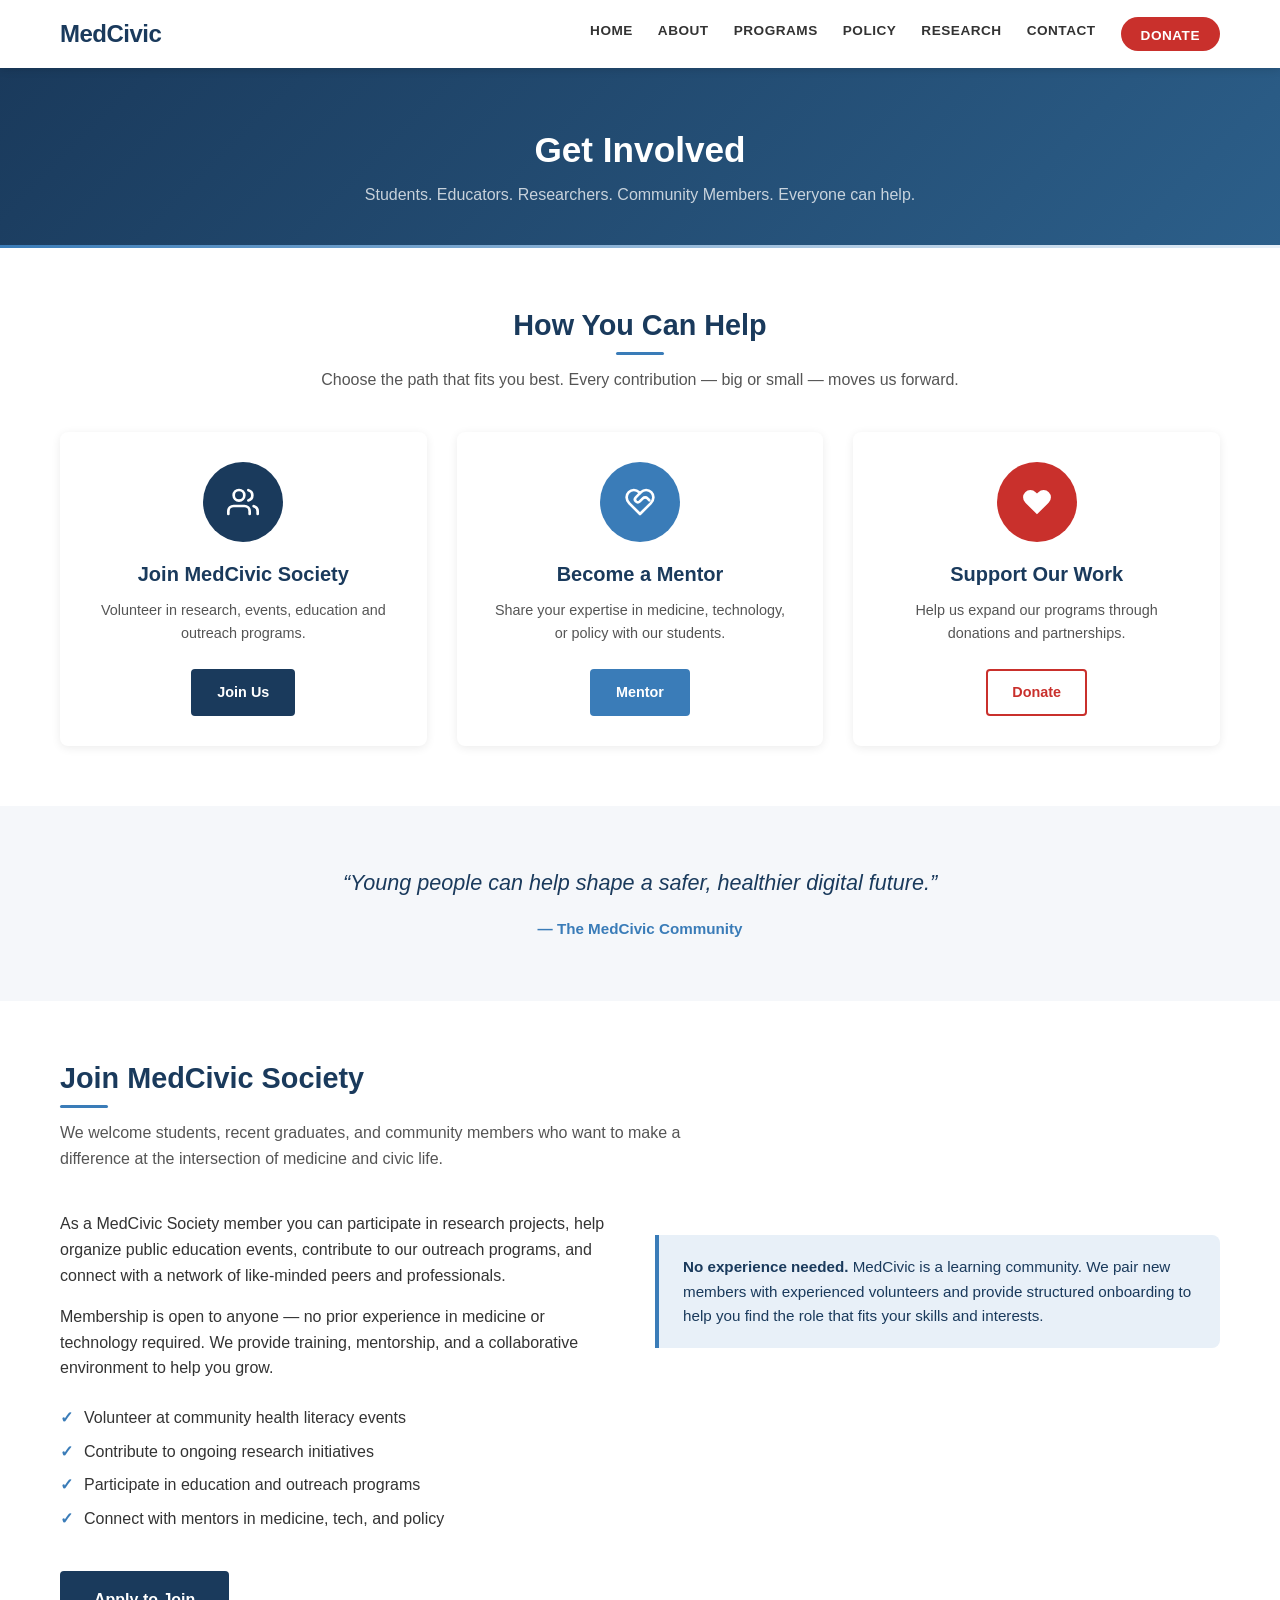
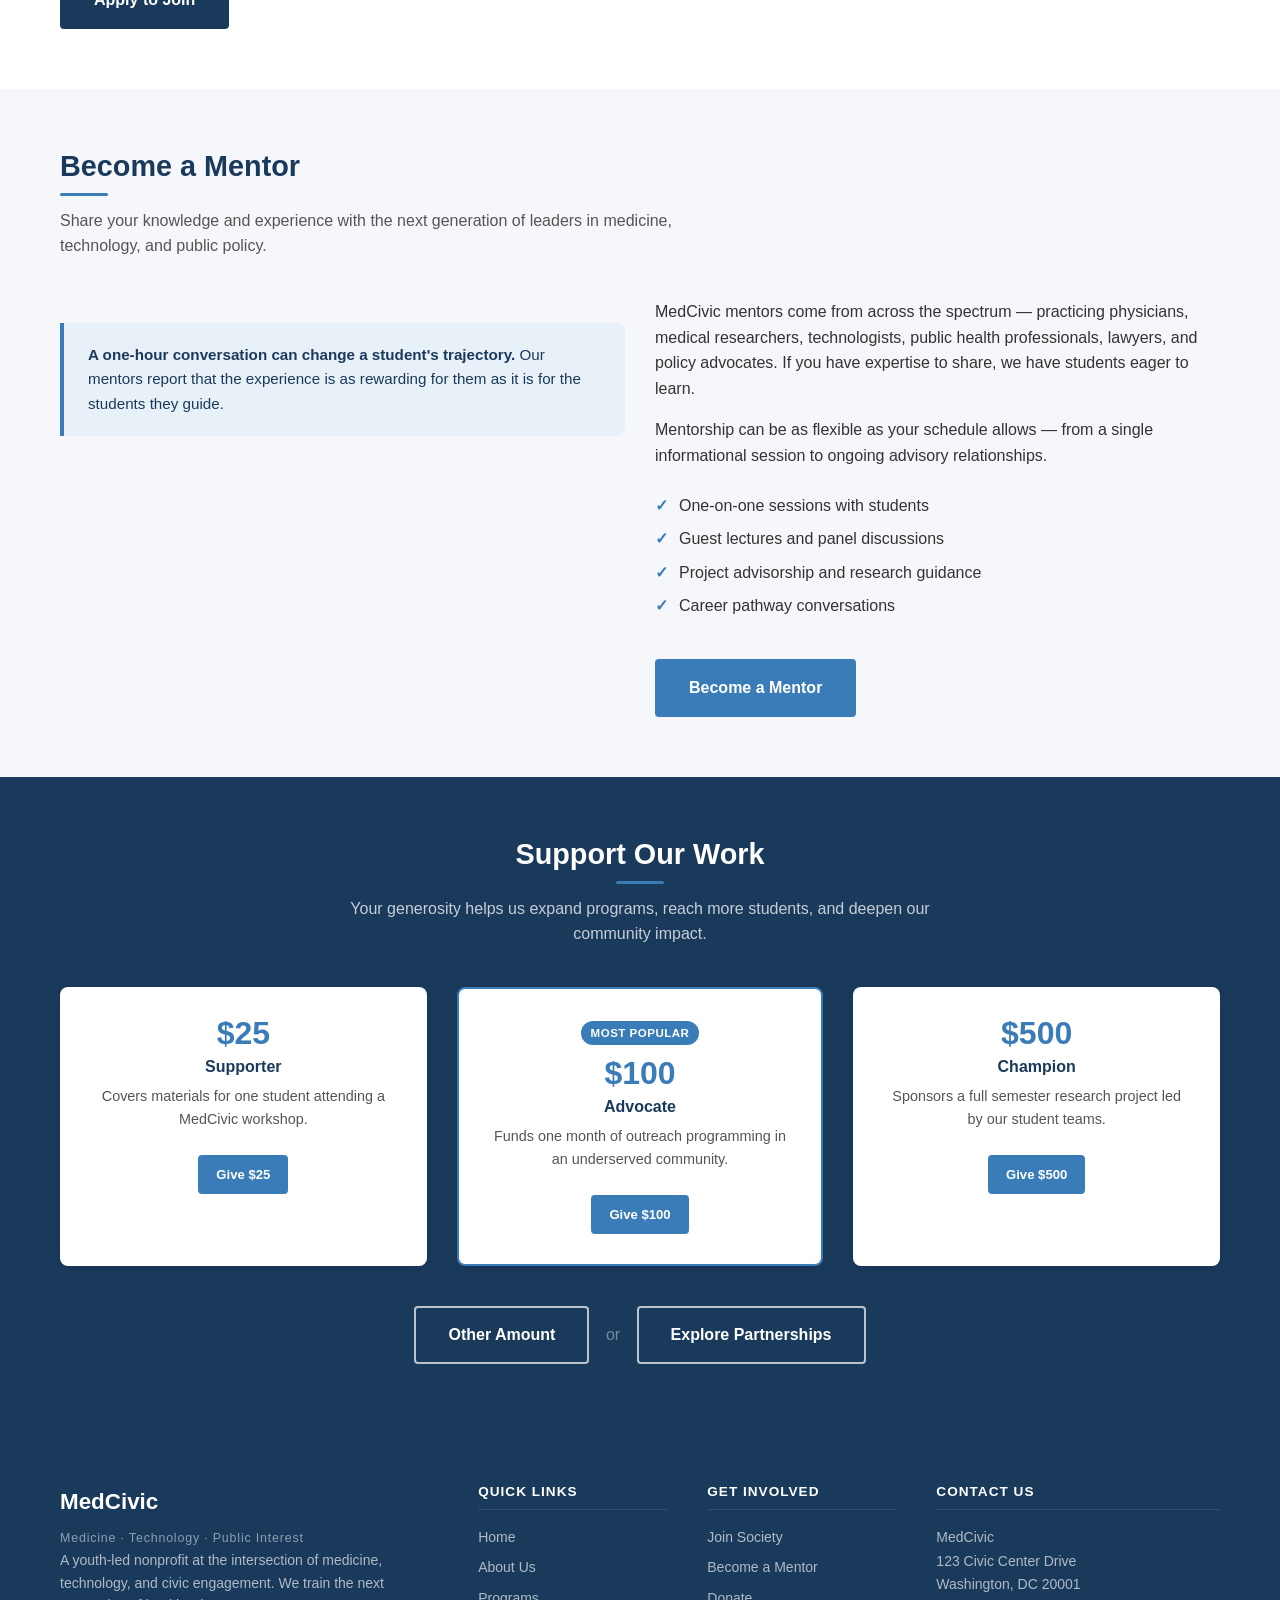
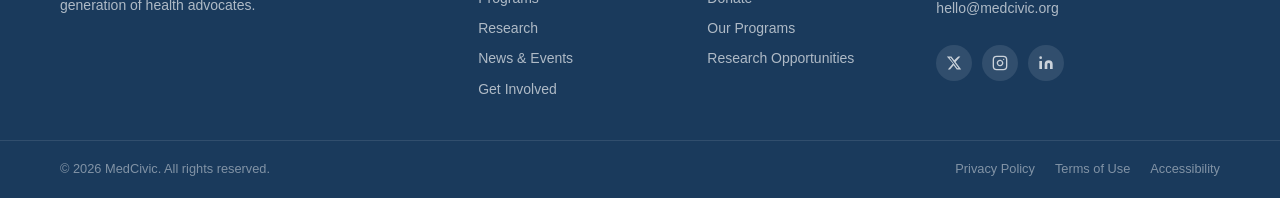
<file: get-involved.html>
<!DOCTYPE html>
<html lang="en">
<head>
  <meta charset="UTF-8" />
  <meta name="viewport" content="width=device-width, initial-scale=1.0" />
  <title>Get Involved | MedCivic</title>
  <meta name="description" content="Join MedCivic as a volunteer, mentor, or donor. Students, educators, researchers, and community members are all welcome." />
  <link rel="stylesheet" href="css/styles.css" />
</head>
<body>

  <!-- =====================================================================
       Navigation
  ====================================================================== -->
  <nav class="navbar" role="navigation" aria-label="Main navigation">
    <div class="container">
      <div class="navbar-logo">
        <a href="index.html" aria-label="MedCivic home">MedCivic</a>
      </div>

      <div class="navbar-links" id="navbar-links">
        <a href="index.html">Home</a>
        <a href="about.html">About</a>
        <a href="programs.html">Programs</a>
        <a href="policy.html">Policy</a>
        <a href="research.html">Research</a>
        <a href="news.html" style="display:none;">News</a>
        <a href="contact.html">Contact</a>
        <a href="donate.html" class="btn-donate-nav">Donate</a>
      </div>

      <button class="navbar-toggle" id="navbar-toggle" aria-controls="navbar-mobile" aria-expanded="false" aria-label="Toggle navigation menu">
        <span></span>
        <span></span>
        <span></span>
      </button>
    </div>
  </nav>

  <!-- Mobile Nav -->
  <div class="navbar-mobile" id="navbar-mobile" aria-hidden="true">
    <a href="index.html">Home</a>
    <a href="about.html">About</a>
    <a href="programs.html">Programs</a>
    <a href="policy.html">Policy</a>
    <a href="research.html">Research</a>
    <a href="news.html" style="display:none;">News</a>
    <a href="contact.html">Contact</a>
    <a href="donate.html" class="btn-donate-mobile">Donate</a>
  </div>

  <!-- =====================================================================
       Main Content
  ====================================================================== -->
  <main>

    <!-- Page Header -->
    <header class="page-header">
      <div class="container">
        <h1>Get Involved</h1>
        <p class="page-subtitle">Students. Educators. Researchers. Community Members. Everyone can help.</p>
      </div>
    </header>

    <!-- Three Ways to Get Involved -->
    <section class="section section-white">
      <div class="container">

        <div class="section-header text-center">
          <h2 class="section-title">How You Can Help</h2>
          <p class="section-subtitle">Choose the path that fits you best. Every contribution — big or small — moves us forward.</p>
        </div>

        <div class="grid-3">

          <!-- Card 1: Join MedCivic Society -->
          <div class="card" style="text-align: center;">
            <div class="icon-circle icon-circle-lg" style="margin: 0 auto 20px; background-color: var(--color-navy);">
              <!-- People icon -->
              <svg xmlns="http://www.w3.org/2000/svg" width="32" height="32" viewBox="0 0 24 24" fill="none" stroke="currentColor" stroke-width="2" stroke-linecap="round" stroke-linejoin="round" aria-hidden="true">
                <path d="M17 21v-2a4 4 0 0 0-4-4H5a4 4 0 0 0-4 4v2"/>
                <circle cx="9" cy="7" r="4"/>
                <path d="M23 21v-2a4 4 0 0 0-3-3.87"/>
                <path d="M16 3.13a4 4 0 0 1 0 7.75"/>
              </svg>
            </div>
            <h3 class="card-title" style="font-size: 1.25rem; margin-bottom: 12px;">Join MedCivic Society</h3>
            <p class="card-text" style="margin-bottom: 24px;">Volunteer in research, events, education and outreach programs.</p>
            <a href="#join" class="btn btn-primary">Join Us</a>
          </div>

          <!-- Card 2: Become a Mentor -->
          <div class="card" style="text-align: center;">
            <div class="icon-circle icon-circle-lg" style="margin: 0 auto 20px; background-color: var(--color-accent);">
              <!-- Handshake icon -->
              <svg xmlns="http://www.w3.org/2000/svg" width="32" height="32" viewBox="0 0 24 24" fill="none" stroke="currentColor" stroke-width="2" stroke-linecap="round" stroke-linejoin="round" aria-hidden="true">
                <path d="M20.42 4.58a5.4 5.4 0 0 0-7.65 0l-.77.78-.77-.78a5.4 5.4 0 0 0-7.65 0C1.46 6.7 1.33 10.28 4 13l8 8 8-8c2.67-2.72 2.54-6.3.42-8.42z"/>
                <path d="M12 5.36 8.87 8.5a2.13 2.13 0 0 0 0 3h0a2.13 2.13 0 0 0 3 0l2.26-2.21a2.5 2.5 0 0 1 3.5 0l1.37 1.37"/>
              </svg>
            </div>
            <h3 class="card-title" style="font-size: 1.25rem; margin-bottom: 12px;">Become a Mentor</h3>
            <p class="card-text" style="margin-bottom: 24px;">Share your expertise in medicine, technology, or policy with our students.</p>
            <a href="#mentor" class="btn btn-accent">Mentor</a>
          </div>

          <!-- Card 3: Support Our Work -->
          <div class="card" style="text-align: center;">
            <div class="icon-circle icon-circle-lg" style="margin: 0 auto 20px; background-color: var(--color-donate);">
              <!-- Heart icon -->
              <svg xmlns="http://www.w3.org/2000/svg" width="32" height="32" viewBox="0 0 24 24" fill="currentColor" aria-hidden="true">
                <path d="M20.84 4.61a5.5 5.5 0 0 0-7.78 0L12 5.67l-1.06-1.06a5.5 5.5 0 0 0-7.78 7.78l1.06 1.06L12 21.23l7.78-7.78 1.06-1.06a5.5 5.5 0 0 0 0-7.78z"/>
              </svg>
            </div>
            <h3 class="card-title" style="font-size: 1.25rem; margin-bottom: 12px;">Support Our Work</h3>
            <p class="card-text" style="margin-bottom: 24px;">Help us expand our programs through donations and partnerships.</p>
            <a href="#donate" class="btn btn-secondary" style="border-color: var(--color-donate); color: var(--color-donate);" onmouseover="this.style.backgroundColor='var(--color-donate)';this.style.color='#fff';" onmouseout="this.style.backgroundColor='';this.style.color='var(--color-donate)';">Donate</a>
          </div>

        </div><!-- /.grid-3 -->

      </div>
    </section>

    <!-- Quote Section -->
    <section class="section section-light">
      <div class="container">
        <div style="max-width: 760px; margin: 0 auto; text-align: center;">
          <blockquote style="border-left: none; background: none; padding: 0; text-align: center; font-size: 1.35rem; font-style: italic; color: var(--color-navy); margin: 0;">
            &ldquo;Young people can help shape a safer, healthier digital future.&rdquo;
            <cite style="display: block; margin-top: 16px; font-style: normal; font-size: 0.95rem; font-weight: 600; color: var(--color-accent);">
              &mdash; The MedCivic Community
            </cite>
          </blockquote>
        </div>
      </div>
    </section>

    <!-- Join Section -->
    <section class="section section-white" id="join">
      <div class="container">
        <div class="section-header">
          <h2 class="section-title">Join MedCivic Society</h2>
          <p class="section-subtitle">We welcome students, recent graduates, and community members who want to make a difference at the intersection of medicine and civic life.</p>
        </div>
        <div class="grid-2" style="align-items: start;">
          <div>
            <p>As a MedCivic Society member you can participate in research projects, help organize public education events, contribute to our outreach programs, and connect with a network of like-minded peers and professionals.</p>
            <p>Membership is open to anyone — no prior experience in medicine or technology required. We provide training, mentorship, and a collaborative environment to help you grow.</p>
            <ul class="content-list-check mt-3">
              <li>Volunteer at community health literacy events</li>
              <li>Contribute to ongoing research initiatives</li>
              <li>Participate in education and outreach programs</li>
              <li>Connect with mentors in medicine, tech, and policy</li>
            </ul>
            <div class="mt-4">
              <a href="#" class="btn btn-primary btn-lg">Apply to Join</a>
            </div>
          </div>
          <div class="callout">
            <p><strong>No experience needed.</strong> MedCivic is a learning community. We pair new members with experienced volunteers and provide structured onboarding to help you find the role that fits your skills and interests.</p>
          </div>
        </div>
      </div>
    </section>

    <!-- Mentor Section -->
    <section class="section section-light" id="mentor">
      <div class="container">
        <div class="section-header">
          <h2 class="section-title">Become a Mentor</h2>
          <p class="section-subtitle">Share your knowledge and experience with the next generation of leaders in medicine, technology, and public policy.</p>
        </div>
        <div class="grid-2" style="align-items: start;">
          <div class="callout">
            <p><strong>A one-hour conversation can change a student's trajectory.</strong> Our mentors report that the experience is as rewarding for them as it is for the students they guide.</p>
          </div>
          <div>
            <p>MedCivic mentors come from across the spectrum — practicing physicians, medical researchers, technologists, public health professionals, lawyers, and policy advocates. If you have expertise to share, we have students eager to learn.</p>
            <p>Mentorship can be as flexible as your schedule allows — from a single informational session to ongoing advisory relationships.</p>
            <ul class="content-list-check mt-3">
              <li>One-on-one sessions with students</li>
              <li>Guest lectures and panel discussions</li>
              <li>Project advisorship and research guidance</li>
              <li>Career pathway conversations</li>
            </ul>
            <div class="mt-4">
              <a href="#" class="btn btn-accent btn-lg">Become a Mentor</a>
            </div>
          </div>
        </div>
      </div>
    </section>

    <!-- Donate Section -->
    <section class="section section-navy" id="donate">
      <div class="container">
        <div class="section-header text-center">
          <h2 class="section-title text-white">Support Our Work</h2>
          <p class="section-subtitle text-white" style="color: rgba(255,255,255,0.75) !important; margin-left: auto; margin-right: auto;">Your generosity helps us expand programs, reach more students, and deepen our community impact.</p>
        </div>
        <div class="grid-3" style="margin-top: 10px;">
          <div class="card text-center">
            <div class="stat-number" style="color: var(--color-accent); font-size: 2rem; margin-bottom: 8px;">$25</div>
            <h4 style="margin-bottom: 8px;">Supporter</h4>
            <p class="card-text">Covers materials for one student attending a MedCivic workshop.</p>
            <div class="mt-3"><a href="#" class="btn btn-accent btn-sm">Give $25</a></div>
          </div>
          <div class="card text-center" style="border: 2px solid var(--color-accent);">
            <div class="badge badge-accent" style="margin-bottom: 12px;">Most Popular</div>
            <div class="stat-number" style="color: var(--color-accent); font-size: 2rem; margin-bottom: 8px;">$100</div>
            <h4 style="margin-bottom: 8px;">Advocate</h4>
            <p class="card-text">Funds one month of outreach programming in an underserved community.</p>
            <div class="mt-3"><a href="#" class="btn btn-accent btn-sm">Give $100</a></div>
          </div>
          <div class="card text-center">
            <div class="stat-number" style="color: var(--color-accent); font-size: 2rem; margin-bottom: 8px;">$500</div>
            <h4 style="margin-bottom: 8px;">Champion</h4>
            <p class="card-text">Sponsors a full semester research project led by our student teams.</p>
            <div class="mt-3"><a href="#" class="btn btn-accent btn-sm">Give $500</a></div>
          </div>
        </div>
        <div class="text-center mt-4">
          <a href="#" class="btn btn-outline-white btn-lg">Other Amount</a>
          <span style="display:inline-block; margin: 0 12px; color: rgba(255,255,255,0.4);">or</span>
          <a href="#" class="btn btn-outline-white btn-lg">Explore Partnerships</a>
        </div>
      </div>
    </section>

  </main>

  <!-- =====================================================================
       Footer
  ====================================================================== -->
  <footer class="footer" role="contentinfo">
    <div class="footer-main">
      <div class="container">
        <div class="footer-grid">

          <!-- Brand -->
          <div class="footer-brand">
            <a href="index.html" class="footer-logo">MedCivic</a>
            <span class="footer-tagline">Medicine &middot; Technology &middot; Public Interest</span>
            <p>A youth-led nonprofit at the intersection of medicine, technology, and civic engagement. We train the next generation of health advocates.</p>
          </div>

          <!-- Quick Links -->
          <div class="footer-col">
            <h4>Quick Links</h4>
            <nav class="footer-links" aria-label="Footer navigation">
              <a href="index.html">Home</a>
              <a href="about.html">About Us</a>
              <a href="programs.html">Programs</a>
              <a href="research.html">Research</a>
              <a href="news.html">News &amp; Events</a>
              <a href="get-involved.html">Get Involved</a>
            </nav>
          </div>

          <!-- Get Involved -->
          <div class="footer-col">
            <h4>Get Involved</h4>
            <nav class="footer-links" aria-label="Get involved links">
              <a href="get-involved.html#join">Join Society</a>
              <a href="get-involved.html#mentor">Become a Mentor</a>
              <a href="get-involved.html#donate">Donate</a>
              <a href="programs.html">Our Programs</a>
              <a href="research.html">Research Opportunities</a>
            </nav>
          </div>

          <!-- Contact -->
          <div class="footer-col footer-contact">
            <h4>Contact Us</h4>
            <address>
              <p>MedCivic<br />
              123 Civic Center Drive<br />
              Washington, DC 20001</p>
              <p><a href="mailto:hello@medcivic.org">hello@medcivic.org</a></p>
            </address>
            <div class="footer-social mt-3" aria-label="Social media links">
              <a href="#" aria-label="Twitter">
                <svg width="16" height="16" viewBox="0 0 24 24" fill="currentColor" aria-hidden="true"><path d="M18.244 2.25h3.308l-7.227 8.26 8.502 11.24H16.17l-4.714-6.231-5.401 6.231H2.744l7.73-8.835L1.254 2.25H8.08l4.253 5.622zm-1.161 17.52h1.833L7.084 4.126H5.117z"/></svg>
              </a>
              <a href="#" aria-label="Instagram">
                <svg width="16" height="16" viewBox="0 0 24 24" fill="none" stroke="currentColor" stroke-width="2" stroke-linecap="round" stroke-linejoin="round" aria-hidden="true"><rect x="2" y="2" width="20" height="20" rx="5" ry="5"/><path d="M16 11.37A4 4 0 1 1 12.63 8 4 4 0 0 1 16 11.37z"/><line x1="17.5" y1="6.5" x2="17.51" y2="6.5"/></svg>
              </a>
              <a href="#" aria-label="LinkedIn">
                <svg width="16" height="16" viewBox="0 0 24 24" fill="currentColor" aria-hidden="true"><path d="M16 8a6 6 0 0 1 6 6v7h-4v-7a2 2 0 0 0-2-2 2 2 0 0 0-2 2v7h-4v-7a6 6 0 0 1 6-6z"/><rect x="2" y="9" width="4" height="12"/><circle cx="4" cy="4" r="2"/></svg>
              </a>
            </div>
          </div>

        </div>
      </div>
    </div>

    <div class="footer-bottom">
      <div class="container">
        <p>&copy; 2026 MedCivic. All rights reserved.</p>
        <nav class="footer-bottom-links" aria-label="Legal links">
          <a href="#">Privacy Policy</a>
          <a href="#">Terms of Use</a>
          <a href="#">Accessibility</a>
        </nav>
      </div>
    </div>
  </footer>

  <!-- =====================================================================
       Mobile Menu JS
  ====================================================================== -->
  <script>
    (function () {
      var toggle = document.getElementById('navbar-toggle');
      var mobileNav = document.getElementById('navbar-mobile');

      if (!toggle || !mobileNav) return;

      toggle.addEventListener('click', function () {
        var isOpen = mobileNav.classList.toggle('open');
        toggle.classList.toggle('open', isOpen);
        toggle.setAttribute('aria-expanded', isOpen ? 'true' : 'false');
        mobileNav.setAttribute('aria-hidden', isOpen ? 'false' : 'true');
      });

      // Close on outside click
      document.addEventListener('click', function (e) {
        if (!toggle.contains(e.target) && !mobileNav.contains(e.target)) {
          mobileNav.classList.remove('open');
          toggle.classList.remove('open');
          toggle.setAttribute('aria-expanded', 'false');
          mobileNav.setAttribute('aria-hidden', 'true');
        }
      });

      // Close on Escape
      document.addEventListener('keydown', function (e) {
        if (e.key === 'Escape') {
          mobileNav.classList.remove('open');
          toggle.classList.remove('open');
          toggle.setAttribute('aria-expanded', 'false');
          mobileNav.setAttribute('aria-hidden', 'true');
        }
      });
    })();
  </script>

</body>
</html>
</file>
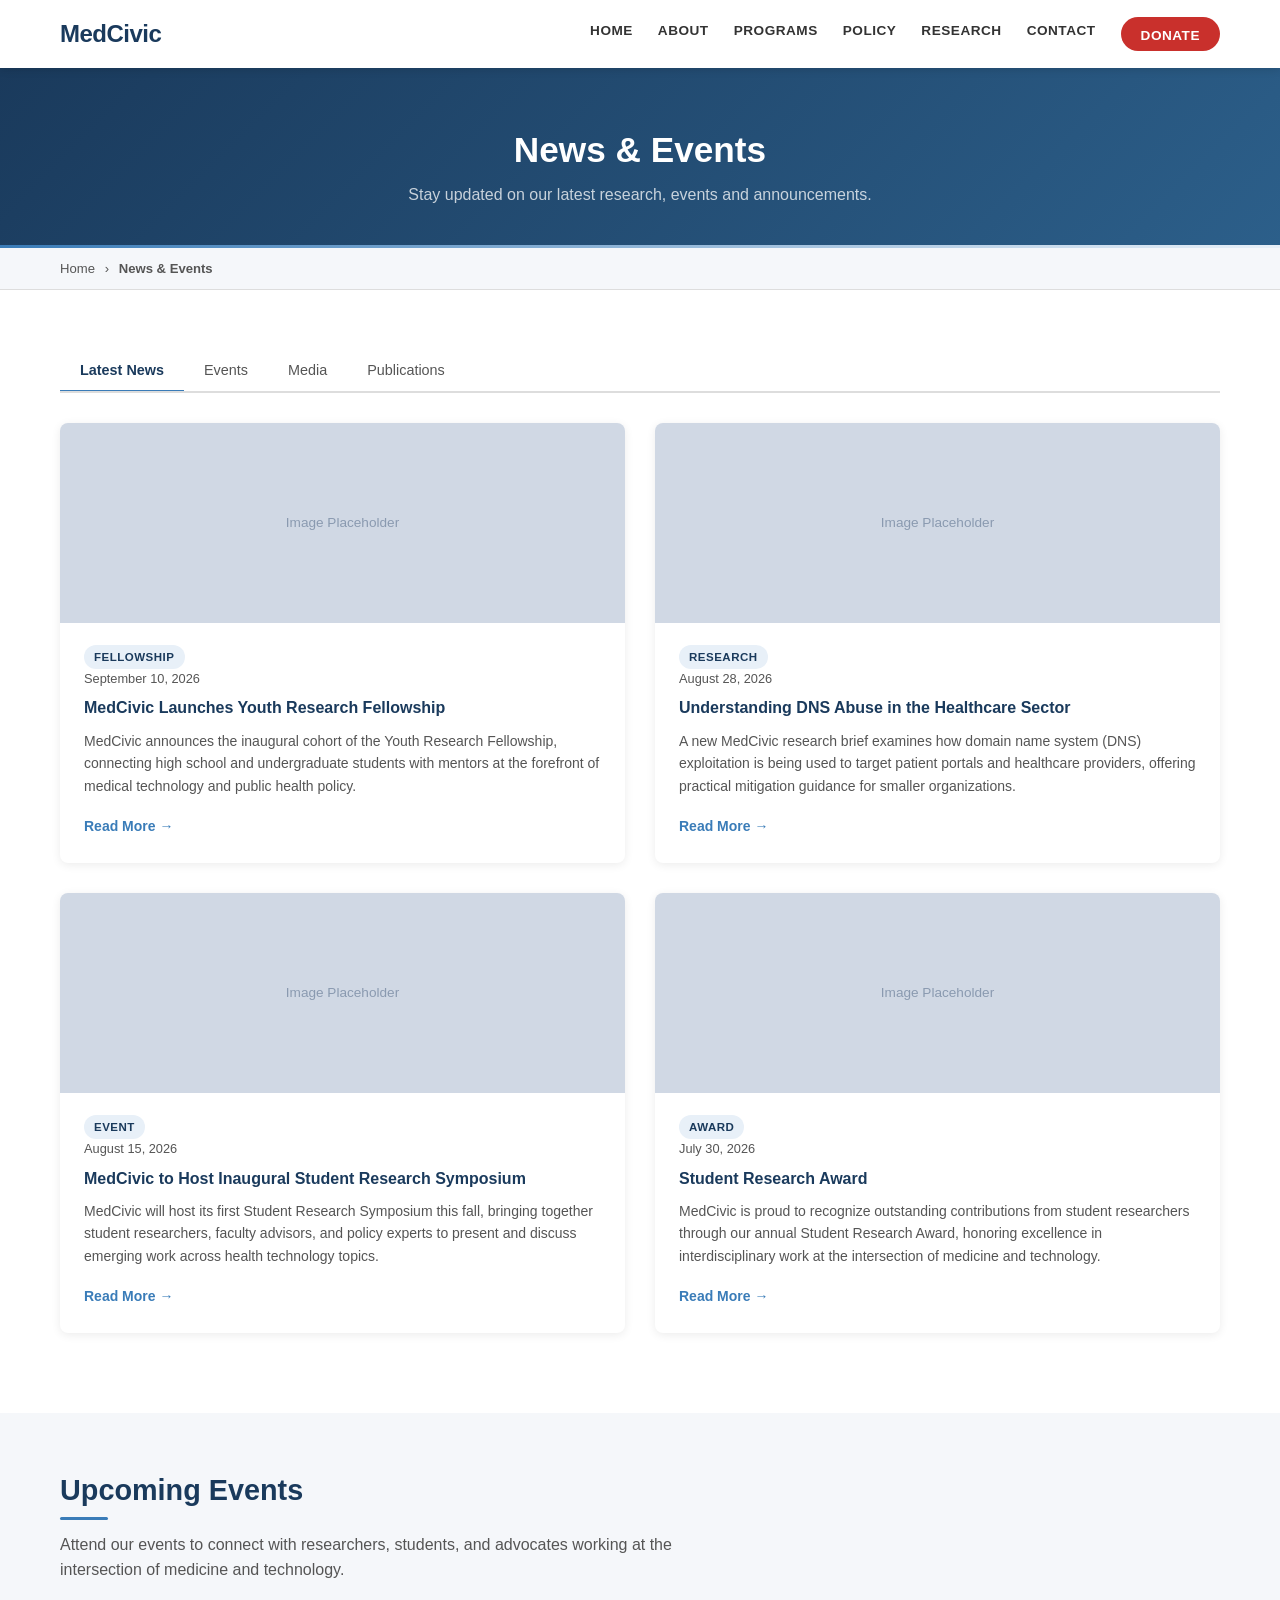
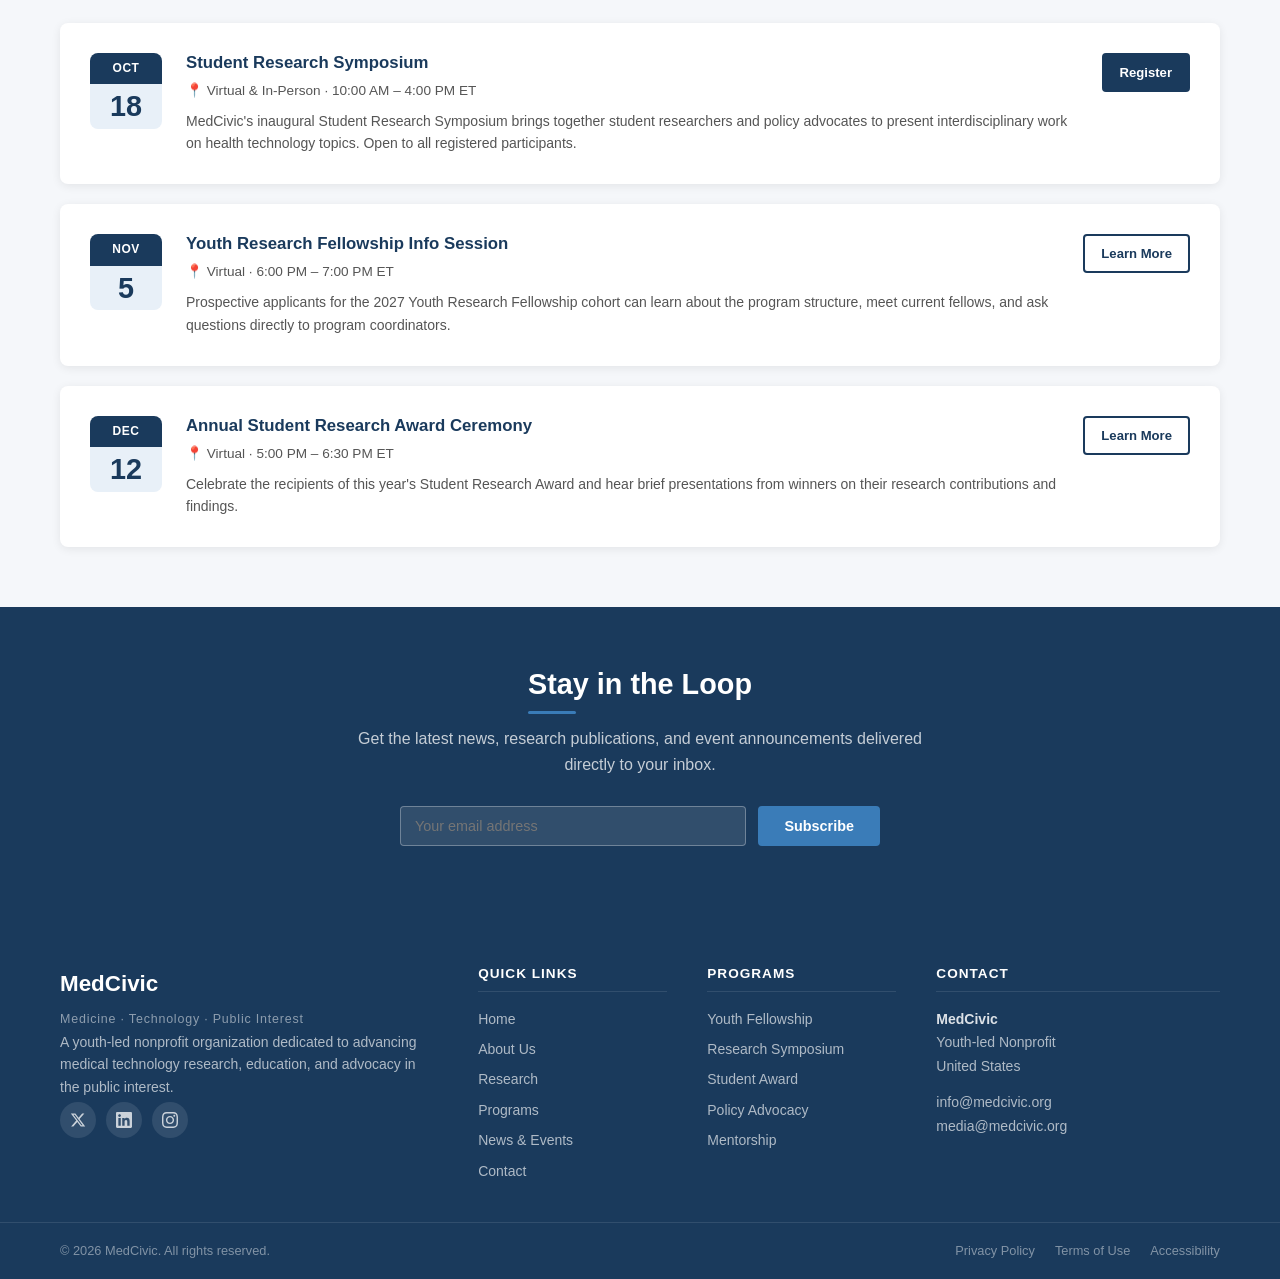
<file: news.html>
<!DOCTYPE html>
<html lang="en">
<head>
  <meta charset="UTF-8" />
  <meta name="viewport" content="width=device-width, initial-scale=1.0" />
  <title>News &amp; Events | MedCivic</title>
  <meta name="description" content="Stay updated on the latest research, events, and announcements from MedCivic — a youth-led nonprofit at the intersection of medicine, technology, and public interest." />
  <link rel="stylesheet" href="css/styles.css" />
</head>
<body>

  <!-- =====================================================================
       Navigation
  ====================================================================== -->
  <nav class="navbar" role="navigation" aria-label="Main navigation">
    <div class="container">
      <div class="navbar-logo">
        <a href="index.html" aria-label="MedCivic home">MedCivic</a>
      </div>

      <div class="navbar-links" id="navbar-links">
        <a href="index.html">Home</a>
        <a href="about.html">About</a>
        <a href="programs.html">Programs</a>
        <a href="policy.html">Policy</a>
        <a href="research.html">Research</a>
        <a href="news.html" style="display:none;">News</a>
        <a href="contact.html">Contact</a>
        <a href="donate.html" class="btn-donate-nav">Donate</a>
      </div>

      <button class="navbar-toggle" id="navbar-toggle" aria-controls="navbar-mobile" aria-expanded="false" aria-label="Toggle navigation menu">
        <span></span>
        <span></span>
        <span></span>
      </button>
    </div>
  </nav>

  <div class="navbar-mobile" id="navbar-mobile" aria-hidden="true">
    <a href="index.html">Home</a>
    <a href="about.html">About</a>
    <a href="programs.html">Programs</a>
    <a href="policy.html">Policy</a>
    <a href="research.html">Research</a>
    <a href="news.html" style="display:none;">News</a>
    <a href="contact.html">Contact</a>
    <a href="donate.html" class="btn-donate-mobile">Donate</a>
  </div>

  <main>

    <!-- ==================================================================
         Page Header
    =================================================================== -->
    <header class="page-header">
      <div class="container">
        <h1>News &amp; Events</h1>
        <p class="page-subtitle">Stay updated on our latest research, events and announcements.</p>
      </div>
    </header>

    <!-- ==================================================================
         Breadcrumb
    =================================================================== -->
    <nav class="breadcrumb" aria-label="Breadcrumb">
      <div class="container">
        <a href="index.html">Home</a>
        <span class="breadcrumb-sep" aria-hidden="true"></span>
        <span class="breadcrumb-current">News &amp; Events</span>
      </div>
    </nav>

    <!-- ==================================================================
         Tabs + Content
    =================================================================== -->
    <section class="section section-white">
      <div class="container">

        <!-- Tab Buttons -->
        <div class="tabs" role="tablist" aria-label="News &amp; Events categories">
          <button class="tab-btn active"
                  role="tab"
                  id="tab-news"
                  aria-controls="panel-news"
                  aria-selected="true">Latest News</button>
          <button class="tab-btn"
                  role="tab"
                  id="tab-events"
                  aria-controls="panel-events"
                  aria-selected="false">Events</button>
          <button class="tab-btn"
                  role="tab"
                  id="tab-media"
                  aria-controls="panel-media"
                  aria-selected="false">Media</button>
          <button class="tab-btn"
                  role="tab"
                  id="tab-publications"
                  aria-controls="panel-publications"
                  aria-selected="false">Publications</button>
        </div>

        <!-- ----------------------------------------------------------------
             Panel: Latest News
        ----------------------------------------------------------------- -->
        <div class="tab-panel active"
             id="panel-news"
             role="tabpanel"
             aria-labelledby="tab-news">

          <div class="grid-2" style="margin-bottom: 20px;">

            <!-- Card 1 -->
            <article class="news-card">
              <div class="news-card-image" aria-hidden="true">
                <span class="image-placeholder">Image Placeholder</span>
              </div>
              <div class="news-card-body">
                <span class="news-card-tag">Fellowship</span>
                <p class="news-card-date">September 10, 2026</p>
                <h2 class="news-card-title">MedCivic Launches Youth Research Fellowship</h2>
                <p class="news-card-desc">MedCivic announces the inaugural cohort of the Youth Research Fellowship, connecting high school and undergraduate students with mentors at the forefront of medical technology and public health policy.</p>
                <a href="#" class="news-card-link">Read More</a>
              </div>
            </article>

            <!-- Card 2 -->
            <article class="news-card">
              <div class="news-card-image" aria-hidden="true">
                <span class="image-placeholder">Image Placeholder</span>
              </div>
              <div class="news-card-body">
                <span class="news-card-tag">Research</span>
                <p class="news-card-date">August 28, 2026</p>
                <h2 class="news-card-title">Understanding DNS Abuse in the Healthcare Sector</h2>
                <p class="news-card-desc">A new MedCivic research brief examines how domain name system (DNS) exploitation is being used to target patient portals and healthcare providers, offering practical mitigation guidance for smaller organizations.</p>
                <a href="#" class="news-card-link">Read More</a>
              </div>
            </article>

            <!-- Card 3 -->
            <article class="news-card">
              <div class="news-card-image" aria-hidden="true">
                <span class="image-placeholder">Image Placeholder</span>
              </div>
              <div class="news-card-body">
                <span class="news-card-tag">Event</span>
                <p class="news-card-date">August 15, 2026</p>
                <h2 class="news-card-title">MedCivic to Host Inaugural Student Research Symposium</h2>
                <p class="news-card-desc">MedCivic will host its first Student Research Symposium this fall, bringing together student researchers, faculty advisors, and policy experts to present and discuss emerging work across health technology topics.</p>
                <a href="#" class="news-card-link">Read More</a>
              </div>
            </article>

            <!-- Card 4 -->
            <article class="news-card">
              <div class="news-card-image" aria-hidden="true">
                <span class="image-placeholder">Image Placeholder</span>
              </div>
              <div class="news-card-body">
                <span class="news-card-tag">Award</span>
                <p class="news-card-date">July 30, 2026</p>
                <h2 class="news-card-title">Student Research Award</h2>
                <p class="news-card-desc">MedCivic is proud to recognize outstanding contributions from student researchers through our annual Student Research Award, honoring excellence in interdisciplinary work at the intersection of medicine and technology.</p>
                <a href="#" class="news-card-link">Read More</a>
              </div>
            </article>

          </div><!-- /.grid-2 -->

        </div><!-- /#panel-news -->

        <!-- ----------------------------------------------------------------
             Panel: Events
        ----------------------------------------------------------------- -->
        <div class="tab-panel"
             id="panel-events"
             role="tabpanel"
             aria-labelledby="tab-events"
             hidden>

          <div class="section-header">
            <h2 class="section-title">Upcoming Events</h2>
            <p class="section-subtitle">Join us at our upcoming events and connect with our community of researchers, students, and policy advocates.</p>
          </div>

          <!-- Event list is also shown below in the Latest News panel as a standalone section.
               Here we duplicate the event cards for users who navigate to the Events tab. -->
          <div style="display: flex; flex-direction: column; gap: 24px;">

            <div class="card" style="display: flex; gap: 24px; align-items: flex-start;">
              <div style="flex-shrink: 0; text-align: center; min-width: 72px;">
                <div style="background-color: var(--color-navy); color: var(--color-white); border-radius: var(--radius-md) var(--radius-md) 0 0; padding: 6px 12px; font-size: 0.75rem; font-weight: 700; text-transform: uppercase; letter-spacing: 0.5px;">OCT</div>
                <div style="background-color: var(--color-light-blue); color: var(--color-navy); border-radius: 0 0 var(--radius-md) var(--radius-md); padding: 8px 12px; font-size: 1.8rem; font-weight: 700; line-height: 1;">18</div>
              </div>
              <div>
                <h3 style="font-size: 1.05rem; font-weight: 700; color: var(--color-navy); margin-bottom: 6px;">Student Research Symposium</h3>
                <p style="font-size: 0.85rem; color: var(--color-text-mid); margin-bottom: 6px;">📍 Virtual &amp; In-Person · 10:00 AM – 4:00 PM ET</p>
                <p style="font-size: 0.875rem; color: var(--color-text-mid);">MedCivic's inaugural Student Research Symposium brings together student researchers and policy advocates to present interdisciplinary work. Open to all registered participants.</p>
                <a href="#" class="btn btn-primary btn-sm" style="margin-top: 12px; display: inline-block;">Register Now</a>
              </div>
            </div>

            <div class="card" style="display: flex; gap: 24px; align-items: flex-start;">
              <div style="flex-shrink: 0; text-align: center; min-width: 72px;">
                <div style="background-color: var(--color-navy); color: var(--color-white); border-radius: var(--radius-md) var(--radius-md) 0 0; padding: 6px 12px; font-size: 0.75rem; font-weight: 700; text-transform: uppercase; letter-spacing: 0.5px;">NOV</div>
                <div style="background-color: var(--color-light-blue); color: var(--color-navy); border-radius: 0 0 var(--radius-md) var(--radius-md); padding: 8px 12px; font-size: 1.8rem; font-weight: 700; line-height: 1;">5</div>
              </div>
              <div>
                <h3 style="font-size: 1.05rem; font-weight: 700; color: var(--color-navy); margin-bottom: 6px;">Youth Research Fellowship Info Session</h3>
                <p style="font-size: 0.85rem; color: var(--color-text-mid); margin-bottom: 6px;">📍 Virtual · 6:00 PM – 7:00 PM ET</p>
                <p style="font-size: 0.875rem; color: var(--color-text-mid);">Prospective applicants for the 2027 Youth Research Fellowship cohort can learn about the program, meet current fellows, and ask questions of program coordinators.</p>
                <a href="#" class="btn btn-primary btn-sm" style="margin-top: 12px; display: inline-block;">Learn More</a>
              </div>
            </div>

            <div class="card" style="display: flex; gap: 24px; align-items: flex-start;">
              <div style="flex-shrink: 0; text-align: center; min-width: 72px;">
                <div style="background-color: var(--color-navy); color: var(--color-white); border-radius: var(--radius-md) var(--radius-md) 0 0; padding: 6px 12px; font-size: 0.75rem; font-weight: 700; text-transform: uppercase; letter-spacing: 0.5px;">DEC</div>
                <div style="background-color: var(--color-light-blue); color: var(--color-navy); border-radius: 0 0 var(--radius-md) var(--radius-md); padding: 8px 12px; font-size: 1.8rem; font-weight: 700; line-height: 1;">12</div>
              </div>
              <div>
                <h3 style="font-size: 1.05rem; font-weight: 700; color: var(--color-navy); margin-bottom: 6px;">Annual Student Research Award Ceremony</h3>
                <p style="font-size: 0.85rem; color: var(--color-text-mid); margin-bottom: 6px;">📍 Virtual · 5:00 PM – 6:30 PM ET</p>
                <p style="font-size: 0.875rem; color: var(--color-text-mid);">Celebrate the recipients of this year's Student Research Award and hear brief presentations from award winners on their research contributions.</p>
                <a href="#" class="btn btn-primary btn-sm" style="margin-top: 12px; display: inline-block;">Learn More</a>
              </div>
            </div>

          </div>

        </div><!-- /#panel-events -->

        <!-- ----------------------------------------------------------------
             Panel: Media
        ----------------------------------------------------------------- -->
        <div class="tab-panel"
             id="panel-media"
             role="tabpanel"
             aria-labelledby="tab-media"
             hidden>

          <div class="section-header">
            <h2 class="section-title">Media Coverage</h2>
            <p class="section-subtitle">Press coverage, interviews, and media mentions featuring MedCivic researchers and programs.</p>
          </div>

          <div style="display: flex; flex-direction: column; gap: 16px;">

            <div class="card" style="display: flex; gap: 20px; align-items: center;">
              <div class="icon-circle icon-circle-light" style="flex-shrink: 0;">
                <svg aria-hidden="true" width="22" height="22" viewBox="0 0 24 24" fill="currentColor"><path d="M20 4H4c-1.1 0-2 .9-2 2v12c0 1.1.9 2 2 2h16c1.1 0 2-.9 2-2V6c0-1.1-.9-2-2-2zm0 14H4V8l8 5 8-5v10zm-8-7L4 6h16l-8 5z"/></svg>
              </div>
              <div>
                <p style="font-size: 0.78rem; color: var(--color-text-mid); text-transform: uppercase; letter-spacing: 0.5px; font-weight: 600; margin-bottom: 4px;">HealthTech Today · September 2026</p>
                <h3 style="font-size: 0.95rem; font-weight: 700; color: var(--color-navy); margin-bottom: 0;">Student-Led Research Is Reshaping Healthcare Cybersecurity Discourse</h3>
              </div>
              <a href="#" class="btn btn-secondary btn-sm" style="flex-shrink: 0; white-space: nowrap;">View Article</a>
            </div>

            <div class="card" style="display: flex; gap: 20px; align-items: center;">
              <div class="icon-circle icon-circle-light" style="flex-shrink: 0;">
                <svg aria-hidden="true" width="22" height="22" viewBox="0 0 24 24" fill="currentColor"><path d="M20 4H4c-1.1 0-2 .9-2 2v12c0 1.1.9 2 2 2h16c1.1 0 2-.9 2-2V6c0-1.1-.9-2-2-2zm0 14H4V8l8 5 8-5v10zm-8-7L4 6h16l-8 5z"/></svg>
              </div>
              <div>
                <p style="font-size: 0.78rem; color: var(--color-text-mid); text-transform: uppercase; letter-spacing: 0.5px; font-weight: 600; margin-bottom: 4px;">Digital Health Wire · August 2026</p>
                <h3 style="font-size: 0.95rem; font-weight: 700; color: var(--color-navy); margin-bottom: 0;">MedCivic's DNS Abuse Report Cited in Congressional Briefing</h3>
              </div>
              <a href="#" class="btn btn-secondary btn-sm" style="flex-shrink: 0; white-space: nowrap;">View Article</a>
            </div>

          </div>

          <p style="margin-top: 28px; font-size: 0.875rem; color: var(--color-text-mid);">
            For press inquiries, please contact <a href="mailto:media@medcivic.org">media@medcivic.org</a>.
          </p>

        </div><!-- /#panel-media -->

        <!-- ----------------------------------------------------------------
             Panel: Publications
        ----------------------------------------------------------------- -->
        <div class="tab-panel"
             id="panel-publications"
             role="tabpanel"
             aria-labelledby="tab-publications"
             hidden>

          <div class="section-header">
            <h2 class="section-title">Publications</h2>
            <p class="section-subtitle">Research briefs, white papers, and policy recommendations produced by the MedCivic community.</p>
          </div>

          <div style="display: flex; flex-direction: column; gap: 16px;">

            <div class="card">
              <div style="display: flex; justify-content: space-between; align-items: flex-start; gap: 16px; flex-wrap: wrap;">
                <div>
                  <span class="news-card-tag" style="margin-bottom: 10px; display: inline-block;">Research Brief</span>
                  <h3 style="font-size: 1rem; font-weight: 700; color: var(--color-navy); margin-bottom: 6px;">DNS Abuse in the Healthcare Sector: Patterns, Risks, and Mitigations</h3>
                  <p style="font-size: 0.8rem; color: var(--color-text-mid);">MedCivic Research Team · August 2026 · 24 pages</p>
                </div>
                <a href="#" class="btn btn-primary btn-sm" style="flex-shrink: 0; white-space: nowrap;">Download PDF</a>
              </div>
            </div>

            <div class="card">
              <div style="display: flex; justify-content: space-between; align-items: flex-start; gap: 16px; flex-wrap: wrap;">
                <div>
                  <span class="news-card-tag" style="margin-bottom: 10px; display: inline-block;">Policy Brief</span>
                  <h3 style="font-size: 1rem; font-weight: 700; color: var(--color-navy); margin-bottom: 6px;">Student Perspectives on Healthcare Data Privacy: A Nationwide Survey</h3>
                  <p style="font-size: 0.8rem; color: var(--color-text-mid);">MedCivic Research Team · June 2026 · 18 pages</p>
                </div>
                <a href="#" class="btn btn-primary btn-sm" style="flex-shrink: 0; white-space: nowrap;">Download PDF</a>
              </div>
            </div>

            <div class="card">
              <div style="display: flex; justify-content: space-between; align-items: flex-start; gap: 16px; flex-wrap: wrap;">
                <div>
                  <span class="news-card-tag" style="margin-bottom: 10px; display: inline-block;">White Paper</span>
                  <h3 style="font-size: 1rem; font-weight: 700; color: var(--color-navy); margin-bottom: 6px;">Open Source AI in Clinical Decision Support: Opportunities and Oversight Gaps</h3>
                  <p style="font-size: 0.8rem; color: var(--color-text-mid);">MedCivic Research Team · March 2026 · 31 pages</p>
                </div>
                <a href="#" class="btn btn-primary btn-sm" style="flex-shrink: 0; white-space: nowrap;">Download PDF</a>
              </div>
            </div>

          </div>

        </div><!-- /#panel-publications -->

      </div><!-- /.container -->
    </section>

    <!-- ==================================================================
         Upcoming Events (standalone section, visible under Latest News)
    =================================================================== -->
    <section class="section section-light" aria-labelledby="upcoming-events-heading">
      <div class="container">

        <div class="section-header">
          <h2 class="section-title" id="upcoming-events-heading">Upcoming Events</h2>
          <p class="section-subtitle">Attend our events to connect with researchers, students, and advocates working at the intersection of medicine and technology.</p>
        </div>

        <div style="display: flex; flex-direction: column; gap: 20px;">

          <!-- Event 1 -->
          <div class="card" style="display: flex; gap: 24px; align-items: flex-start;">
            <div style="flex-shrink: 0; text-align: center; min-width: 72px;">
              <div style="background-color: var(--color-navy); color: var(--color-white); border-radius: var(--radius-md) var(--radius-md) 0 0; padding: 6px 12px; font-size: 0.75rem; font-weight: 700; text-transform: uppercase; letter-spacing: 0.5px;">OCT</div>
              <div style="background-color: var(--color-light-blue); color: var(--color-navy); border-radius: 0 0 var(--radius-md) var(--radius-md); padding: 8px 12px; font-size: 1.8rem; font-weight: 700; line-height: 1;">18</div>
            </div>
            <div style="flex: 1;">
              <h3 style="font-size: 1.05rem; font-weight: 700; color: var(--color-navy); margin-bottom: 6px;">Student Research Symposium</h3>
              <p style="font-size: 0.85rem; color: var(--color-text-mid); margin-bottom: 8px;">📍 Virtual &amp; In-Person · 10:00 AM – 4:00 PM ET</p>
              <p style="font-size: 0.875rem; color: var(--color-text-mid);">MedCivic's inaugural Student Research Symposium brings together student researchers and policy advocates to present interdisciplinary work on health technology topics. Open to all registered participants.</p>
            </div>
            <div style="flex-shrink: 0;">
              <a href="#" class="btn btn-primary btn-sm">Register</a>
            </div>
          </div>

          <!-- Event 2 -->
          <div class="card" style="display: flex; gap: 24px; align-items: flex-start;">
            <div style="flex-shrink: 0; text-align: center; min-width: 72px;">
              <div style="background-color: var(--color-navy); color: var(--color-white); border-radius: var(--radius-md) var(--radius-md) 0 0; padding: 6px 12px; font-size: 0.75rem; font-weight: 700; text-transform: uppercase; letter-spacing: 0.5px;">NOV</div>
              <div style="background-color: var(--color-light-blue); color: var(--color-navy); border-radius: 0 0 var(--radius-md) var(--radius-md); padding: 8px 12px; font-size: 1.8rem; font-weight: 700; line-height: 1;">5</div>
            </div>
            <div style="flex: 1;">
              <h3 style="font-size: 1.05rem; font-weight: 700; color: var(--color-navy); margin-bottom: 6px;">Youth Research Fellowship Info Session</h3>
              <p style="font-size: 0.85rem; color: var(--color-text-mid); margin-bottom: 8px;">📍 Virtual · 6:00 PM – 7:00 PM ET</p>
              <p style="font-size: 0.875rem; color: var(--color-text-mid);">Prospective applicants for the 2027 Youth Research Fellowship cohort can learn about the program structure, meet current fellows, and ask questions directly to program coordinators.</p>
            </div>
            <div style="flex-shrink: 0;">
              <a href="#" class="btn btn-secondary btn-sm">Learn More</a>
            </div>
          </div>

          <!-- Event 3 -->
          <div class="card" style="display: flex; gap: 24px; align-items: flex-start;">
            <div style="flex-shrink: 0; text-align: center; min-width: 72px;">
              <div style="background-color: var(--color-navy); color: var(--color-white); border-radius: var(--radius-md) var(--radius-md) 0 0; padding: 6px 12px; font-size: 0.75rem; font-weight: 700; text-transform: uppercase; letter-spacing: 0.5px;">DEC</div>
              <div style="background-color: var(--color-light-blue); color: var(--color-navy); border-radius: 0 0 var(--radius-md) var(--radius-md); padding: 8px 12px; font-size: 1.8rem; font-weight: 700; line-height: 1;">12</div>
            </div>
            <div style="flex: 1;">
              <h3 style="font-size: 1.05rem; font-weight: 700; color: var(--color-navy); margin-bottom: 6px;">Annual Student Research Award Ceremony</h3>
              <p style="font-size: 0.85rem; color: var(--color-text-mid); margin-bottom: 8px;">📍 Virtual · 5:00 PM – 6:30 PM ET</p>
              <p style="font-size: 0.875rem; color: var(--color-text-mid);">Celebrate the recipients of this year's Student Research Award and hear brief presentations from winners on their research contributions and findings.</p>
            </div>
            <div style="flex-shrink: 0;">
              <a href="#" class="btn btn-secondary btn-sm">Learn More</a>
            </div>
          </div>

        </div><!-- /event list -->

      </div><!-- /.container -->
    </section>

    <!-- ==================================================================
         Newsletter CTA
    =================================================================== -->
    <section class="section section-navy" aria-labelledby="newsletter-heading">
      <div class="container" style="text-align: center; max-width: 640px;">
        <h2 class="section-title" id="newsletter-heading" style="color: var(--color-white);">Stay in the Loop</h2>
        <p style="color: rgba(255,255,255,0.75); margin-bottom: 28px;">Get the latest news, research publications, and event announcements delivered directly to your inbox.</p>
        <form action="#" method="post" style="display: flex; gap: 12px; max-width: 480px; margin: 0 auto;" aria-label="Newsletter signup">
          <label for="newsletter-email" class="sr-only" style="position:absolute;width:1px;height:1px;overflow:hidden;clip:rect(0,0,0,0);">Email address</label>
          <input type="email"
                 id="newsletter-email"
                 name="email"
                 placeholder="Your email address"
                 required
                 autocomplete="email"
                 style="flex: 1; border-color: rgba(255,255,255,0.3); background: rgba(255,255,255,0.1); color: var(--color-white);" />
          <button type="submit" class="btn btn-accent" style="white-space: nowrap; flex-shrink: 0;">Subscribe</button>
        </form>
      </div>
    </section>

  </main>

  <!-- =====================================================================
       Footer
  ====================================================================== -->
  <footer class="footer" role="contentinfo">
    <div class="footer-main">
      <div class="container">
        <div class="footer-grid">

          <!-- Brand Column -->
          <div class="footer-brand">
            <a href="index.html" class="footer-logo">MedCivic</a>
            <span class="footer-tagline">Medicine · Technology · Public Interest</span>
            <p>A youth-led nonprofit organization dedicated to advancing medical technology research, education, and advocacy in the public interest.</p>
            <div class="footer-social" aria-label="Social media links">
              <a href="#" aria-label="Twitter / X">
                <svg aria-hidden="true" width="16" height="16" viewBox="0 0 24 24" fill="currentColor"><path d="M18.244 2.25h3.308l-7.227 8.26 8.502 11.24H16.17l-5.214-6.817L4.99 21.75H1.68l7.73-8.835L1.254 2.25H8.08l4.713 6.231zm-1.161 17.52h1.833L7.084 4.126H5.117z"/></svg>
              </a>
              <a href="#" aria-label="LinkedIn">
                <svg aria-hidden="true" width="16" height="16" viewBox="0 0 24 24" fill="currentColor"><path d="M20.447 20.452h-3.554v-5.569c0-1.328-.027-3.037-1.852-3.037-1.853 0-2.136 1.445-2.136 2.939v5.667H9.351V9h3.414v1.561h.046c.477-.9 1.637-1.85 3.37-1.85 3.601 0 4.267 2.37 4.267 5.455v6.286zM5.337 7.433c-1.144 0-2.063-.926-2.063-2.065 0-1.138.92-2.063 2.063-2.063 1.14 0 2.064.925 2.064 2.063 0 1.139-.925 2.065-2.064 2.065zm1.782 13.019H3.555V9h3.564v11.452zM22.225 0H1.771C.792 0 0 .774 0 1.729v20.542C0 23.227.792 24 1.771 24h20.451C23.2 24 24 23.227 24 22.271V1.729C24 .774 23.2 0 22.222 0h.003z"/></svg>
              </a>
              <a href="#" aria-label="Instagram">
                <svg aria-hidden="true" width="16" height="16" viewBox="0 0 24 24" fill="currentColor"><path d="M12 2.163c3.204 0 3.584.012 4.85.07 3.252.148 4.771 1.691 4.919 4.919.058 1.265.069 1.645.069 4.849 0 3.205-.012 3.584-.069 4.849-.149 3.225-1.664 4.771-4.919 4.919-1.266.058-1.644.07-4.85.07-3.204 0-3.584-.012-4.849-.07-3.26-.149-4.771-1.699-4.919-4.92-.058-1.265-.07-1.644-.07-4.849 0-3.204.013-3.583.07-4.849.149-3.227 1.664-4.771 4.919-4.919 1.266-.057 1.645-.069 4.849-.069zm0-2.163c-3.259 0-3.667.014-4.947.072-4.358.2-6.78 2.618-6.98 6.98-.059 1.281-.073 1.689-.073 4.948 0 3.259.014 3.668.072 4.948.2 4.358 2.618 6.78 6.98 6.98 1.281.058 1.689.072 4.948.072 3.259 0 3.668-.014 4.948-.072 4.354-.2 6.782-2.618 6.979-6.98.059-1.28.073-1.689.073-4.948 0-3.259-.014-3.667-.072-4.947-.196-4.354-2.617-6.78-6.979-6.98-1.281-.059-1.69-.073-4.949-.073zm0 5.838c-3.403 0-6.162 2.759-6.162 6.162s2.759 6.163 6.162 6.163 6.162-2.759 6.162-6.163c0-3.403-2.759-6.162-6.162-6.162zm0 10.162c-2.209 0-4-1.79-4-4 0-2.209 1.791-4 4-4s4 1.791 4 4c0 2.21-1.791 4-4 4zm6.406-11.845c-.796 0-1.441.645-1.441 1.44s.645 1.44 1.441 1.44c.795 0 1.439-.645 1.439-1.44s-.644-1.44-1.439-1.44z"/></svg>
              </a>
            </div>
          </div>

          <!-- Quick Links -->
          <div class="footer-col">
            <h4>Quick Links</h4>
            <nav class="footer-links" aria-label="Footer quick links">
              <a href="index.html">Home</a>
              <a href="about.html">About Us</a>
              <a href="research.html">Research</a>
              <a href="programs.html">Programs</a>
              <a href="news.html">News &amp; Events</a>
              <a href="contact.html">Contact</a>
            </nav>
          </div>

          <!-- Programs -->
          <div class="footer-col">
            <h4>Programs</h4>
            <nav class="footer-links" aria-label="Footer programs links">
              <a href="#">Youth Fellowship</a>
              <a href="#">Research Symposium</a>
              <a href="#">Student Award</a>
              <a href="#">Policy Advocacy</a>
              <a href="#">Mentorship</a>
            </nav>
          </div>

          <!-- Contact -->
          <div class="footer-col footer-contact">
            <h4>Contact</h4>
            <address>
              <p>
                <strong style="color: rgba(255,255,255,0.85);">MedCivic</strong><br />
                Youth-led Nonprofit<br />
                United States
              </p>
              <p style="margin-top: 12px;">
                <a href="mailto:info@medcivic.org">info@medcivic.org</a>
              </p>
              <p>
                <a href="mailto:media@medcivic.org">media@medcivic.org</a>
              </p>
            </address>
          </div>

        </div><!-- /.footer-grid -->
      </div><!-- /.container -->
    </div><!-- /.footer-main -->

    <div class="footer-bottom">
      <div class="container">
        <p>&copy; 2026 MedCivic. All rights reserved.</p>
        <nav class="footer-bottom-links" aria-label="Legal links">
          <a href="#">Privacy Policy</a>
          <a href="#">Terms of Use</a>
          <a href="#">Accessibility</a>
        </nav>
      </div>
    </div>
  </footer>

  <!-- =====================================================================
       JavaScript: Mobile Menu + Tabs
  ====================================================================== -->
  <script>
    // ── Mobile Menu ────────────────────────────────────────────────────────
    (function () {
      const toggle  = document.getElementById('navbar-toggle');
      const mobileNav = document.getElementById('navbar-mobile');

      if (!toggle || !mobileNav) return;

      toggle.addEventListener('click', function () {
        const isOpen = mobileNav.classList.toggle('open');
        toggle.classList.toggle('open', isOpen);
        toggle.setAttribute('aria-expanded', isOpen);
        mobileNav.setAttribute('aria-hidden', !isOpen);
        mobileNav.style.display = isOpen ? 'block' : 'none';
      });

      // Close on outside click
      document.addEventListener('click', function (e) {
        if (!toggle.contains(e.target) && !mobileNav.contains(e.target)) {
          mobileNav.classList.remove('open');
          toggle.classList.remove('open');
          toggle.setAttribute('aria-expanded', 'false');
          mobileNav.setAttribute('aria-hidden', 'true');
          mobileNav.style.display = 'none';
        }
      });

      // Close on Escape
      document.addEventListener('keydown', function (e) {
        if (e.key === 'Escape' && mobileNav.classList.contains('open')) {
          mobileNav.classList.remove('open');
          toggle.classList.remove('open');
          toggle.setAttribute('aria-expanded', 'false');
          mobileNav.setAttribute('aria-hidden', 'true');
          mobileNav.style.display = 'none';
          toggle.focus();
        }
      });
    }());

    // ── Tabs ───────────────────────────────────────────────────────────────
    (function () {
      const tabBtns   = document.querySelectorAll('.tab-btn');
      const tabPanels = document.querySelectorAll('.tab-panel');

      if (!tabBtns.length) return;

      tabBtns.forEach(function (btn) {
        btn.addEventListener('click', function () {
          const targetId = btn.getAttribute('aria-controls');

          // Deactivate all
          tabBtns.forEach(function (b) {
            b.classList.remove('active');
            b.setAttribute('aria-selected', 'false');
          });
          tabPanels.forEach(function (p) {
            p.classList.remove('active');
            p.hidden = true;
          });

          // Activate selected
          btn.classList.add('active');
          btn.setAttribute('aria-selected', 'true');

          const panel = document.getElementById(targetId);
          if (panel) {
            panel.classList.add('active');
            panel.hidden = false;
          }
        });

        // Keyboard navigation (arrow keys)
        btn.addEventListener('keydown', function (e) {
          const btns = Array.from(tabBtns);
          const idx  = btns.indexOf(btn);

          if (e.key === 'ArrowRight') {
            e.preventDefault();
            btns[(idx + 1) % btns.length].focus();
            btns[(idx + 1) % btns.length].click();
          } else if (e.key === 'ArrowLeft') {
            e.preventDefault();
            btns[(idx - 1 + btns.length) % btns.length].focus();
            btns[(idx - 1 + btns.length) % btns.length].click();
          } else if (e.key === 'Home') {
            e.preventDefault();
            btns[0].focus();
            btns[0].click();
          } else if (e.key === 'End') {
            e.preventDefault();
            btns[btns.length - 1].focus();
            btns[btns.length - 1].click();
          }
        });
      });
    }());
  </script>

</body>
</html>
</file>
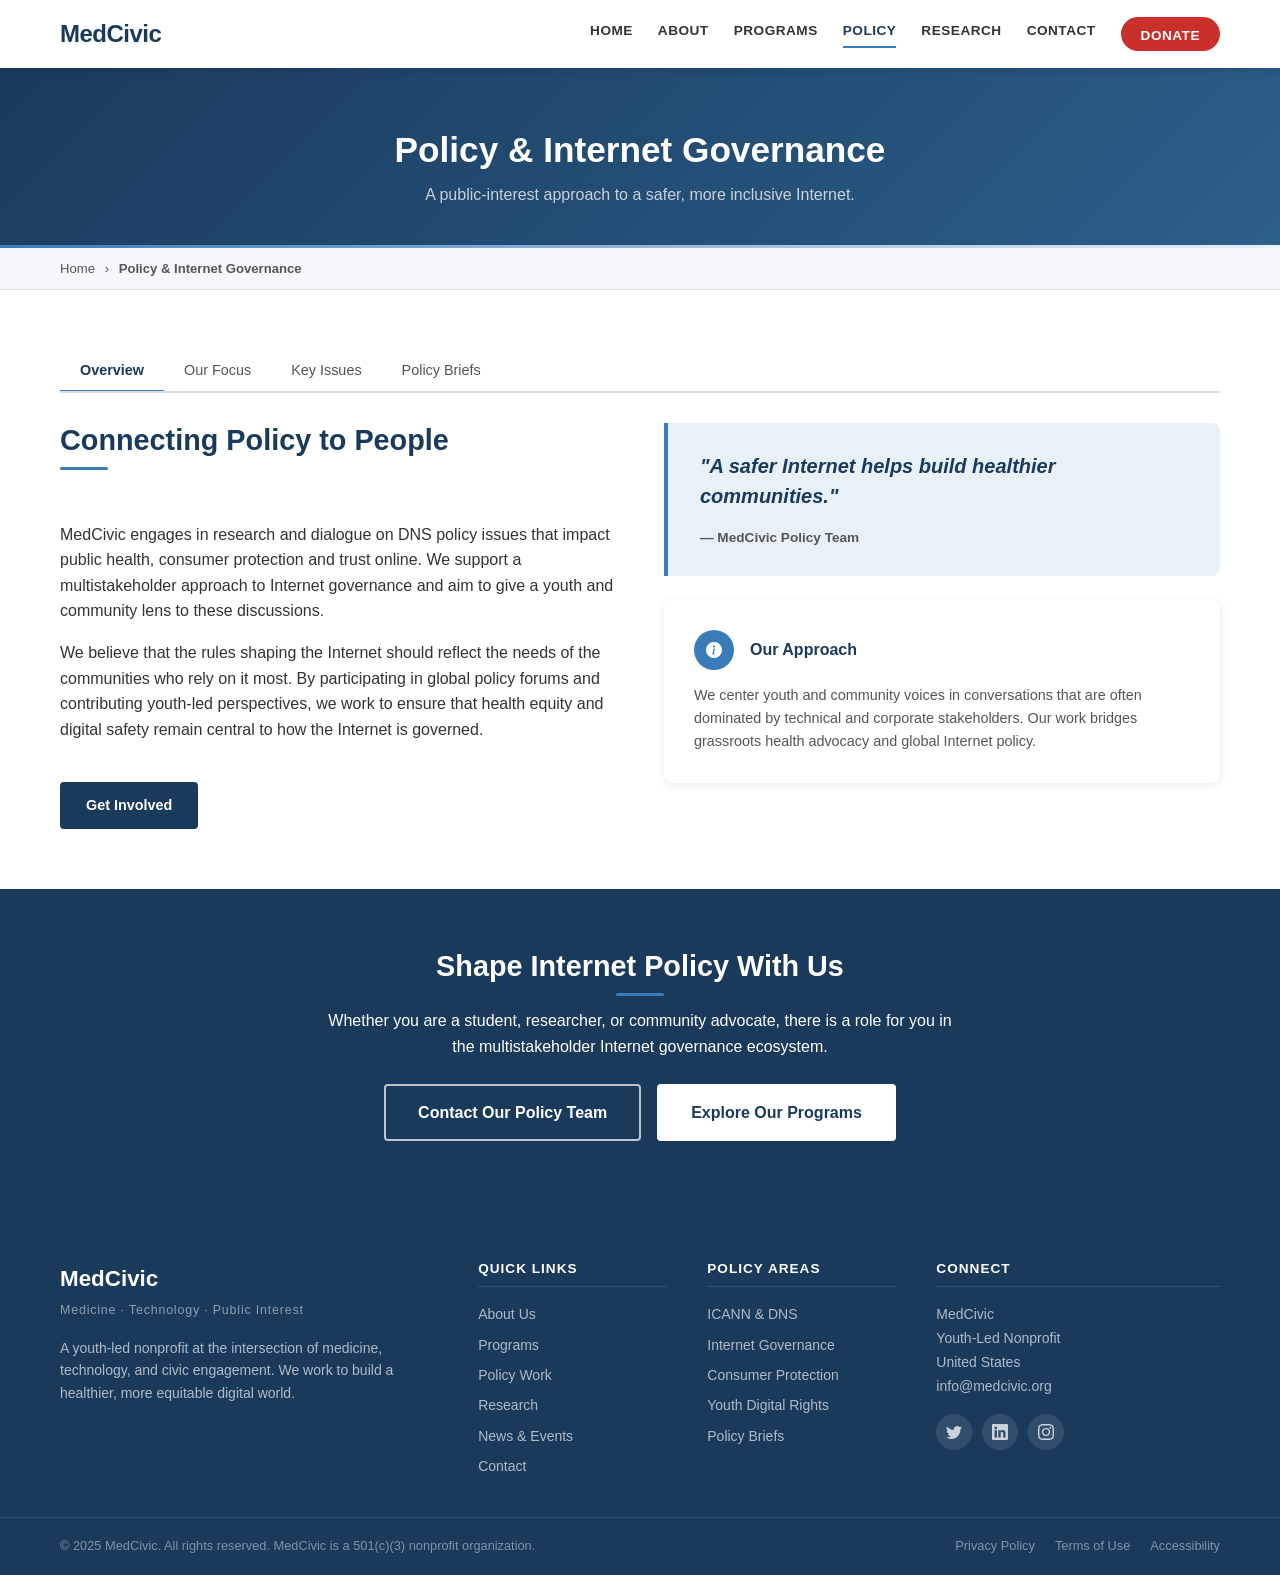
<file: policy.html>
<!DOCTYPE html>
<html lang="en">
<head>
  <meta charset="UTF-8" />
  <meta name="viewport" content="width=device-width, initial-scale=1.0" />
  <meta name="description" content="MedCivic engages in ICANN, DNS, and Internet governance policy to advance public health and community interests online." />
  <title>Policy &amp; Internet Governance | MedCivic</title>
  <link rel="stylesheet" href="css/styles.css" />
</head>
<body>

  <!-- =====================================================================
       Navigation
       ===================================================================== -->
  <nav class="navbar" role="navigation" aria-label="Main navigation">
    <div class="container">
      <div class="navbar-logo">
        <a href="index.html" aria-label="MedCivic home">MedCivic</a>
      </div>

      <div class="navbar-links" id="navbar-links">
        <a href="index.html">Home</a>
        <a href="about.html">About</a>
        <a href="programs.html">Programs</a>
        <a href="policy.html" class="active" aria-current="page">Policy</a>
        <a href="research.html">Research</a>
        <a href="news.html" style="display:none;">News</a>
        <a href="contact.html">Contact</a>
        <a href="donate.html" class="btn-donate-nav">Donate</a>
      </div>

      <button class="navbar-toggle" id="navbar-toggle" aria-controls="navbar-mobile" aria-expanded="false" aria-label="Toggle navigation menu">
        <span></span>
        <span></span>
        <span></span>
      </button>
    </div>
  </nav>

  <!-- Mobile nav -->
  <div class="navbar-mobile" id="navbar-mobile" aria-hidden="true">
    <a href="index.html">Home</a>
    <a href="about.html">About</a>
    <a href="programs.html">Programs</a>
    <a href="policy.html" class="active" aria-current="page">Policy</a>
    <a href="research.html">Research</a>
    <a href="news.html" style="display:none;">News</a>
    <a href="contact.html">Contact</a>
    <a href="donate.html" class="btn-donate-mobile">Donate</a>
  </div>

  <main>

    <!-- =================================================================
         Page Header
         ================================================================= -->
    <header class="page-header">
      <div class="container">
        <h1>Policy &amp; Internet Governance</h1>
        <p class="page-subtitle">A public-interest approach to a safer, more inclusive Internet.</p>
      </div>
    </header>

    <!-- Breadcrumb -->
    <nav class="breadcrumb" aria-label="Breadcrumb">
      <div class="container">
        <a href="index.html">Home</a>
        <span class="breadcrumb-sep" aria-hidden="true"></span>
        <span class="breadcrumb-current">Policy &amp; Internet Governance</span>
      </div>
    </nav>

    <!-- =================================================================
         Tabs Navigation + Content
         ================================================================= -->
    <section class="section section-white">
      <div class="container">

        <div class="tabs" role="tablist" aria-label="Policy page sections">
          <button class="tab-btn active" role="tab" aria-selected="true"  aria-controls="tab-overview"     id="btn-overview">Overview</button>
          <button class="tab-btn"        role="tab" aria-selected="false" aria-controls="tab-our-focus"    id="btn-our-focus">Our Focus</button>
          <button class="tab-btn"        role="tab" aria-selected="false" aria-controls="tab-key-issues"   id="btn-key-issues">Key Issues</button>
          <button class="tab-btn"        role="tab" aria-selected="false" aria-controls="tab-policy-briefs" id="btn-policy-briefs">Policy Briefs</button>
        </div>

        <!-- ---------------------------------------------------------------
             Tab: Overview
             --------------------------------------------------------------- -->
        <div class="tab-panel active" id="tab-overview" role="tabpanel" aria-labelledby="btn-overview">

          <div class="grid-2" style="align-items: start; gap: 48px;">
            <div>
              <div class="section-header">
                <h2 class="section-title">Connecting Policy to People</h2>
              </div>
              <p>MedCivic engages in research and dialogue on DNS policy issues that impact public health, consumer protection and trust online. We support a multistakeholder approach to Internet governance and aim to give a youth and community lens to these discussions.</p>
              <p>We believe that the rules shaping the Internet should reflect the needs of the communities who rely on it most. By participating in global policy forums and contributing youth-led perspectives, we work to ensure that health equity and digital safety remain central to how the Internet is governed.</p>
              <a href="#" class="btn btn-primary mt-3" style="display: inline-block;">Get Involved</a>
            </div>

            <div>
              <blockquote style="
                border-left: 4px solid var(--color-accent);
                background: var(--color-light-blue);
                padding: 28px 32px;
                border-radius: 0 var(--radius-md) var(--radius-md) 0;
                margin: 0;
              ">
                <p style="
                  font-size: 1.25rem;
                  font-style: italic;
                  color: var(--color-navy);
                  font-weight: 600;
                  line-height: 1.5;
                  margin-bottom: 16px;
                ">"A safer Internet helps build healthier communities."</p>
                <cite style="font-size: 0.85rem; color: var(--color-text-mid); font-style: normal;">— MedCivic Policy Team</cite>
              </blockquote>

              <div class="card mt-3">
                <div class="d-flex align-center gap-2" style="margin-bottom: 14px;">
                  <div class="icon-circle-sm icon-circle-accent">
                    <svg width="16" height="16" fill="currentColor" viewBox="0 0 16 16" aria-hidden="true"><path d="M8 16A8 8 0 1 0 8 0a8 8 0 0 0 0 16zm.93-9.412-1 4.705c-.07.34.029.533.304.533.194 0 .487-.07.686-.246l-.088.416c-.287.346-.92.598-1.465.598-.703 0-1.002-.422-.808-1.319l.738-3.468c.064-.293.006-.399-.287-.47l-.451-.081.082-.381 2.29-.287zM8 5.5a1 1 0 1 1 0-2 1 1 0 0 1 0 2z"/></svg>
                  </div>
                  <h3 style="font-size: 1rem; margin: 0;">Our Approach</h3>
                </div>
                <p class="card-text">We center youth and community voices in conversations that are often dominated by technical and corporate stakeholders. Our work bridges grassroots health advocacy and global Internet policy.</p>
              </div>
            </div>
          </div>

        </div><!-- /tab-overview -->

        <!-- ---------------------------------------------------------------
             Tab: Our Focus
             --------------------------------------------------------------- -->
        <div class="tab-panel" id="tab-our-focus" role="tabpanel" aria-labelledby="btn-our-focus">

          <div class="section-header">
            <h2 class="section-title">ICANN &amp; DNS Policy</h2>
            <p class="section-subtitle">MedCivic participates in the multistakeholder processes that shape the Domain Name System and the broader governance of the global Internet.</p>
          </div>

          <div class="grid-3" style="margin-bottom: 40px;">

            <div class="card">
              <div class="icon-circle icon-circle-accent mb-3" style="margin-bottom: 16px;">
                <svg width="24" height="24" fill="currentColor" viewBox="0 0 16 16" aria-hidden="true"><path d="M0 8a8 8 0 1 1 16 0A8 8 0 0 1 0 8zm7.5-6.923c-.67.204-1.335.82-1.887 1.855A7.97 7.97 0 0 0 5.145 4H7.5V1.077zM4.09 4a9.267 9.267 0 0 1 .64-1.539 6.7 6.7 0 0 1 .597-.933A7.025 7.025 0 0 0 2.255 4H4.09zm-.582 3.5c.03-.877.138-1.718.312-2.5H1.674a6.958 6.958 0 0 0-.656 2.5h2.49zM4.847 5a12.5 12.5 0 0 0-.338 2.5H7.5V5H4.847zM8.5 5v2.5h2.99a12.495 12.495 0 0 0-.337-2.5H8.5zM4.51 8.5a12.5 12.5 0 0 0 .337 2.5H7.5V8.5H4.51zm3.99 0V11h2.653c.187-.765.306-1.608.338-2.5H8.5zM5.145 12c.138.386.295.744.468 1.068.552 1.035 1.218 1.65 1.887 1.855V12H5.145zm.182 2.472a6.696 6.696 0 0 1-.597-.933A9.268 9.268 0 0 1 4.09 12H2.255a7.024 7.024 0 0 0 3.072 2.472zM3.82 11a13.652 13.652 0 0 1-.312-2.5h-2.49c.062.89.291 1.733.656 2.5H3.82zm6.853 3.472A7.024 7.024 0 0 0 13.745 12H11.91a9.27 9.27 0 0 1-.64 1.539 6.688 6.688 0 0 1-.597.933zM8.5 12v2.923c.67-.204 1.335-.82 1.887-1.855.173-.324.33-.682.468-1.068H8.5zm3.68-1h2.146c.365-.767.594-1.61.656-2.5h-2.49a13.65 13.65 0 0 1-.312 2.5zm2.802-3.5a6.959 6.959 0 0 0-.656-2.5H12.18c.174.782.282 1.623.312 2.5h2.49zM11.27 2.461c.247.464.462.98.64 1.539h1.835a7.024 7.024 0 0 0-3.072-2.472c.218.284.418.598.597.933zM10.855 4a7.966 7.966 0 0 0-.468-1.068C9.835 1.897 9.17 1.282 8.5 1.077V4h2.355z"/></svg>
              </div>
              <h3 class="card-title">ICANN Participation</h3>
              <p class="card-text">We engage with ICANN's At-Large Advisory Committee (ALAC) and related bodies to represent the public interest, including underrepresented communities, in decisions about domain names and Internet identifiers.</p>
            </div>

            <div class="card">
              <div class="icon-circle icon-circle-accent mb-3" style="margin-bottom: 16px;">
                <svg width="24" height="24" fill="currentColor" viewBox="0 0 16 16" aria-hidden="true"><path d="M4 11a1 1 0 1 1 2 0 1 1 0 0 1-2 0zm6.5 0a1 1 0 1 1 2 0 1 1 0 0 1-2 0zm-3.25 1.5a1 1 0 1 1 2 0 1 1 0 0 1-2 0zM11.596 7.174A6.486 6.486 0 0 0 8.5 6.215V5.5h.5A1.5 1.5 0 0 0 8.5 2.5h-1A1.5 1.5 0 0 0 6 4v1.5h-.5A6.5 6.5 0 0 0 1 11v1h14v-1a6.5 6.5 0 0 0-3.404-5.826z"/></svg>
              </div>
              <h3 class="card-title">DNS &amp; Public Health</h3>
              <p class="card-text">We research how DNS infrastructure and domain policies intersect with the spread of health misinformation, access to telehealth services, and the availability of trustworthy health resources online.</p>
            </div>

            <div class="card">
              <div class="icon-circle icon-circle-accent mb-3" style="margin-bottom: 16px;">
                <svg width="24" height="24" fill="currentColor" viewBox="0 0 16 16" aria-hidden="true"><path d="M8 1a2.5 2.5 0 0 1 2.5 2.5V4h-5v-.5A2.5 2.5 0 0 1 8 1zm3.5 3v-.5a3.5 3.5 0 1 0-7 0V4H1v10h14V4h-3.5zM2 5h12v8H2V5z"/></svg>
              </div>
              <h3 class="card-title">Consumer Protection</h3>
              <p class="card-text">We advocate for stronger consumer protections in domain registration processes, including transparent WHOIS policies, anti-abuse mechanisms, and safeguards against deceptive health-related domains.</p>
            </div>

          </div>

          <div class="callout">
            <p><strong>Multistakeholder Model:</strong> MedCivic supports the multistakeholder model of Internet governance, which ensures that decisions about the Internet are made with input from governments, the private sector, civil society, and the technical community — not any single entity.</p>
          </div>

        </div><!-- /tab-our-focus -->

        <!-- ---------------------------------------------------------------
             Tab: Key Issues
             --------------------------------------------------------------- -->
        <div class="tab-panel" id="tab-key-issues" role="tabpanel" aria-labelledby="btn-key-issues">

          <div class="section-header">
            <h2 class="section-title">Key Policy Areas</h2>
            <p class="section-subtitle">MedCivic monitors and engages on the following Internet governance issues that have direct or indirect consequences for community health and wellbeing.</p>
          </div>

          <div class="grid-2" style="gap: 24px; margin-bottom: 40px;">

            <div class="card" style="display: flex; gap: 16px; align-items: flex-start;">
              <div class="icon-circle-sm icon-circle-accent" style="flex-shrink: 0; margin-top: 2px;">
                <svg width="14" height="14" fill="currentColor" viewBox="0 0 16 16" aria-hidden="true"><path d="M2.5 8a5.5 5.5 0 0 1 8.25-4.764.5.5 0 0 0 .5-.866A6.5 6.5 0 1 0 14.5 8a.5.5 0 0 0-1 0 5.5 5.5 0 1 1-11 0z"/><path d="M15.354 3.354a.5.5 0 0 0-.708-.708L8 9.293 5.354 6.646a.5.5 0 1 0-.708.708l3 3a.5.5 0 0 0 .708 0l7-7z"/></svg>
              </div>
              <div>
                <h3 class="card-title">Health Misinformation &amp; Domain Abuse</h3>
                <p class="card-text">Combating the registration and use of deceptive domains that spread false health information or impersonate legitimate medical providers.</p>
              </div>
            </div>

            <div class="card" style="display: flex; gap: 16px; align-items: flex-start;">
              <div class="icon-circle-sm icon-circle-accent" style="flex-shrink: 0; margin-top: 2px;">
                <svg width="14" height="14" fill="currentColor" viewBox="0 0 16 16" aria-hidden="true"><path d="M2.5 8a5.5 5.5 0 0 1 8.25-4.764.5.5 0 0 0 .5-.866A6.5 6.5 0 1 0 14.5 8a.5.5 0 0 0-1 0 5.5 5.5 0 1 1-11 0z"/><path d="M15.354 3.354a.5.5 0 0 0-.708-.708L8 9.293 5.354 6.646a.5.5 0 1 0-.708.708l3 3a.5.5 0 0 0 .708 0l7-7z"/></svg>
              </div>
              <div>
                <h3 class="card-title">Access to Telehealth Services</h3>
                <p class="card-text">Ensuring that DNS infrastructure and connectivity policies support equitable access to telehealth platforms, especially for underserved and rural communities.</p>
              </div>
            </div>

            <div class="card" style="display: flex; gap: 16px; align-items: flex-start;">
              <div class="icon-circle-sm icon-circle-accent" style="flex-shrink: 0; margin-top: 2px;">
                <svg width="14" height="14" fill="currentColor" viewBox="0 0 16 16" aria-hidden="true"><path d="M2.5 8a5.5 5.5 0 0 1 8.25-4.764.5.5 0 0 0 .5-.866A6.5 6.5 0 1 0 14.5 8a.5.5 0 0 0-1 0 5.5 5.5 0 1 1-11 0z"/><path d="M15.354 3.354a.5.5 0 0 0-.708-.708L8 9.293 5.354 6.646a.5.5 0 1 0-.708.708l3 3a.5.5 0 0 0 .708 0l7-7z"/></svg>
              </div>
              <div>
                <h3 class="card-title">Privacy &amp; WHOIS Reform</h3>
                <p class="card-text">Balancing transparency in domain registration with the privacy rights of individuals and civil society organizations operating in sensitive health contexts.</p>
              </div>
            </div>

            <div class="card" style="display: flex; gap: 16px; align-items: flex-start;">
              <div class="icon-circle-sm icon-circle-accent" style="flex-shrink: 0; margin-top: 2px;">
                <svg width="14" height="14" fill="currentColor" viewBox="0 0 16 16" aria-hidden="true"><path d="M2.5 8a5.5 5.5 0 0 1 8.25-4.764.5.5 0 0 0 .5-.866A6.5 6.5 0 1 0 14.5 8a.5.5 0 0 0-1 0 5.5 5.5 0 1 1-11 0z"/><path d="M15.354 3.354a.5.5 0 0 0-.708-.708L8 9.293 5.354 6.646a.5.5 0 1 0-.708.708l3 3a.5.5 0 0 0 .708 0l7-7z"/></svg>
              </div>
              <div>
                <h3 class="card-title">New gTLD Program &amp; Health Namespaces</h3>
                <p class="card-text">Advocating for responsible stewardship of health-related top-level domains (e.g., .health, .pharmacy) to protect consumers and ensure genuine public benefit.</p>
              </div>
            </div>

            <div class="card" style="display: flex; gap: 16px; align-items: flex-start;">
              <div class="icon-circle-sm icon-circle-accent" style="flex-shrink: 0; margin-top: 2px;">
                <svg width="14" height="14" fill="currentColor" viewBox="0 0 16 16" aria-hidden="true"><path d="M2.5 8a5.5 5.5 0 0 1 8.25-4.764.5.5 0 0 0 .5-.866A6.5 6.5 0 1 0 14.5 8a.5.5 0 0 0-1 0 5.5 5.5 0 1 1-11 0z"/><path d="M15.354 3.354a.5.5 0 0 0-.708-.708L8 9.293 5.354 6.646a.5.5 0 1 0-.708.708l3 3a.5.5 0 0 0 .708 0l7-7z"/></svg>
              </div>
              <div>
                <h3 class="card-title">Youth Digital Rights &amp; Safety</h3>
                <p class="card-text">Promoting Internet governance policies that protect young people online, including safeguards against predatory health marketing, cyberbullying, and exploitation.</p>
              </div>
            </div>

            <div class="card" style="display: flex; gap: 16px; align-items: flex-start;">
              <div class="icon-circle-sm icon-circle-accent" style="flex-shrink: 0; margin-top: 2px;">
                <svg width="14" height="14" fill="currentColor" viewBox="0 0 16 16" aria-hidden="true"><path d="M2.5 8a5.5 5.5 0 0 1 8.25-4.764.5.5 0 0 0 .5-.866A6.5 6.5 0 1 0 14.5 8a.5.5 0 0 0-1 0 5.5 5.5 0 1 1-11 0z"/><path d="M15.354 3.354a.5.5 0 0 0-.708-.708L8 9.293 5.354 6.646a.5.5 0 1 0-.708.708l3 3a.5.5 0 0 0 .708 0l7-7z"/></svg>
              </div>
              <div>
                <h3 class="card-title">Multilingualism &amp; Health Equity</h3>
                <p class="card-text">Supporting internationalized domain names (IDNs) and multilingual Internet resources to ensure that health information is accessible to communities in their own languages.</p>
              </div>
            </div>

          </div>

          <!-- Quote callout -->
          <div style="
            background: linear-gradient(135deg, var(--color-navy) 0%, var(--color-blue-mid) 100%);
            border-radius: var(--radius-lg);
            padding: 40px;
            text-align: center;
          ">
            <p style="
              font-size: 1.3rem;
              font-style: italic;
              color: var(--color-white);
              font-weight: 600;
              line-height: 1.5;
              margin-bottom: 12px;
              max-width: 700px;
              margin-left: auto;
              margin-right: auto;
            ">"A safer Internet helps build healthier communities."</p>
            <span style="font-size: 0.85rem; color: rgba(255,255,255,0.65);">— MedCivic Policy Team</span>
          </div>

        </div><!-- /tab-key-issues -->

        <!-- ---------------------------------------------------------------
             Tab: Policy Briefs
             --------------------------------------------------------------- -->
        <div class="tab-panel" id="tab-policy-briefs" role="tabpanel" aria-labelledby="btn-policy-briefs">

          <div class="section-header">
            <h2 class="section-title">Policy Briefs</h2>
            <p class="section-subtitle">MedCivic publishes accessible policy briefs that translate complex Internet governance issues into plain language for communities, advocates, and policymakers.</p>
          </div>

          <div class="grid-3" style="margin-bottom: 40px;">

            <!-- Brief 1 -->
            <div class="news-card">
              <div class="news-card-image">
                <span class="image-placeholder">Policy Brief</span>
              </div>
              <div class="news-card-body">
                <span class="news-card-tag">DNS Policy</span>
                <p class="news-card-date">Coming 2025</p>
                <h3 class="news-card-title">Health Misinformation &amp; Domain Registration: A Framework for Reform</h3>
                <p class="news-card-desc">An analysis of how domain registration processes can be strengthened to reduce the proliferation of health misinformation websites and protect consumers.</p>
                <span class="news-card-link">Download Brief</span>
              </div>
            </div>

            <!-- Brief 2 -->
            <div class="news-card">
              <div class="news-card-image">
                <span class="image-placeholder">Policy Brief</span>
              </div>
              <div class="news-card-body">
                <span class="news-card-tag">Internet Governance</span>
                <p class="news-card-date">Coming 2025</p>
                <h3 class="news-card-title">Youth Voices in ICANN: Building Pathways for Next-Generation Participation</h3>
                <p class="news-card-desc">Recommendations for increasing meaningful youth participation in ICANN's policy development processes and related Internet governance forums.</p>
                <span class="news-card-link">Download Brief</span>
              </div>
            </div>

            <!-- Brief 3 -->
            <div class="news-card">
              <div class="news-card-image">
                <span class="image-placeholder">Policy Brief</span>
              </div>
              <div class="news-card-body">
                <span class="news-card-tag">Consumer Protection</span>
                <p class="news-card-date">Coming 2025</p>
                <h3 class="news-card-title">Telehealth Access &amp; the DNS: Closing the Digital Health Gap</h3>
                <p class="news-card-desc">How Internet governance policy and DNS infrastructure decisions affect equitable access to telehealth services in underserved communities.</p>
                <span class="news-card-link">Download Brief</span>
              </div>
            </div>

          </div>

          <div class="callout">
            <p><strong>Stay Updated:</strong> MedCivic policy briefs are published as our research and advocacy work develops. <a href="contact.html" style="color: var(--color-navy); font-weight: 600;">Sign up for updates</a> to be notified when new briefs are released.</p>
          </div>

        </div><!-- /tab-policy-briefs -->

      </div>
    </section>

    <!-- =================================================================
         Get Involved CTA
         ================================================================= -->
    <section class="section section-navy">
      <div class="container text-center">
        <div class="section-header text-center" style="margin-bottom: 24px;">
          <h2 class="section-title text-white" style="color: var(--color-white);">Shape Internet Policy With Us</h2>
          <p class="section-subtitle text-white" style="color: rgba(255,255,255,0.75); margin-left: auto; margin-right: auto;">Whether you are a student, researcher, or community advocate, there is a role for you in the multistakeholder Internet governance ecosystem.</p>
        </div>
        <div class="d-flex justify-center flex-wrap gap-2" style="justify-content: center;">
          <a href="contact.html" class="btn btn-outline-white btn-lg">Contact Our Policy Team</a>
          <a href="programs.html" class="btn btn-lg" style="background-color: var(--color-white); color: var(--color-navy);">Explore Our Programs</a>
        </div>
      </div>
    </section>

  </main>

  <!-- =====================================================================
       Footer
       ===================================================================== -->
  <footer class="footer" role="contentinfo">
    <div class="footer-main">
      <div class="container">
        <div class="footer-grid">

          <!-- Brand column -->
          <div class="footer-brand">
            <a href="index.html" class="footer-logo">MedCivic</a>
            <p class="footer-tagline">Medicine · Technology · Public Interest</p>
            <p>A youth-led nonprofit at the intersection of medicine, technology, and civic engagement. We work to build a healthier, more equitable digital world.</p>
          </div>

          <!-- Quick Links -->
          <div class="footer-col">
            <h4>Quick Links</h4>
            <nav class="footer-links" aria-label="Footer quick links">
              <a href="about.html">About Us</a>
              <a href="programs.html">Programs</a>
              <a href="policy.html">Policy Work</a>
              <a href="research.html">Research</a>
              <a href="news.html">News &amp; Events</a>
              <a href="contact.html">Contact</a>
            </nav>
          </div>

          <!-- Policy Links -->
          <div class="footer-col">
            <h4>Policy Areas</h4>
            <nav class="footer-links" aria-label="Footer policy links">
              <a href="policy.html">ICANN &amp; DNS</a>
              <a href="policy.html">Internet Governance</a>
              <a href="policy.html">Consumer Protection</a>
              <a href="policy.html">Youth Digital Rights</a>
              <a href="policy.html">Policy Briefs</a>
            </nav>
          </div>

          <!-- Contact + Social -->
          <div class="footer-col footer-contact">
            <h4>Connect</h4>
            <address>
              <p>MedCivic<br />Youth-Led Nonprofit<br />United States</p>
              <p><a href="mailto:info@medcivic.org">info@medcivic.org</a></p>
            </address>
            <div class="footer-social" style="margin-top: 16px;" aria-label="Social media links">
              <a href="#" aria-label="Twitter">
                <svg width="16" height="16" fill="currentColor" viewBox="0 0 16 16" aria-hidden="true"><path d="M5.026 15c6.038 0 9.341-5.003 9.341-9.334 0-.14 0-.282-.006-.422A6.685 6.685 0 0 0 16 3.542a6.658 6.658 0 0 1-1.889.518 3.301 3.301 0 0 0 1.447-1.817 6.533 6.533 0 0 1-2.087.793A3.286 3.286 0 0 0 7.875 6.03a9.325 9.325 0 0 1-6.767-3.429 3.289 3.289 0 0 0 1.018 4.382A3.323 3.323 0 0 1 .64 6.575v.045a3.288 3.288 0 0 0 2.632 3.218 3.203 3.203 0 0 1-.865.115 3.23 3.23 0 0 1-.614-.057 3.283 3.283 0 0 0 3.067 2.277A6.588 6.588 0 0 1 .78 13.58a6.32 6.32 0 0 1-.78-.045A9.344 9.344 0 0 0 5.026 15z"/></svg>
              </a>
              <a href="#" aria-label="LinkedIn">
                <svg width="16" height="16" fill="currentColor" viewBox="0 0 16 16" aria-hidden="true"><path d="M0 1.146C0 .513.526 0 1.175 0h13.65C15.474 0 16 .513 16 1.146v13.708c0 .633-.526 1.146-1.175 1.146H1.175C.526 16 0 15.487 0 14.854V1.146zm4.943 12.248V6.169H2.542v7.225h2.401zm-1.2-8.212c.837 0 1.358-.554 1.358-1.248-.015-.709-.52-1.248-1.342-1.248-.822 0-1.359.54-1.359 1.248 0 .694.521 1.248 1.327 1.248h.016zm4.908 8.212V9.359c0-.216.016-.432.08-.586.173-.431.568-.878 1.232-.878.869 0 1.216.662 1.216 1.634v3.865h2.401V9.25c0-2.22-1.184-3.252-2.764-3.252-1.274 0-1.845.7-2.165 1.193v.025h-.016a5.54 5.54 0 0 1 .016-.025V6.169h-2.4c.03.678 0 7.225 0 7.225h2.4z"/></svg>
              </a>
              <a href="#" aria-label="Instagram">
                <svg width="16" height="16" fill="currentColor" viewBox="0 0 16 16" aria-hidden="true"><path d="M8 0C5.829 0 5.556.01 4.703.048 3.85.088 3.269.222 2.76.42a3.917 3.917 0 0 0-1.417.923A3.927 3.927 0 0 0 .42 2.76C.222 3.268.087 3.85.048 4.7.01 5.555 0 5.827 0 8.001c0 2.172.01 2.444.048 3.297.04.852.174 1.433.372 1.942.205.526.478.972.923 1.417.444.445.89.719 1.416.923.51.198 1.09.333 1.942.372C5.555 15.99 5.827 16 8 16s2.444-.01 3.298-.048c.851-.04 1.434-.174 1.943-.372a3.916 3.916 0 0 0 1.416-.923c.445-.445.718-.891.923-1.417.197-.509.332-1.09.372-1.942C15.99 10.445 16 10.173 16 8s-.01-2.445-.048-3.299c-.04-.851-.175-1.433-.372-1.941a3.926 3.926 0 0 0-.923-1.417A3.911 3.911 0 0 0 13.24.42c-.51-.198-1.092-.333-1.943-.372C10.443.01 10.172 0 7.998 0H8zm-.717 1.442h.718c2.136 0 2.389.007 3.232.046.78.035 1.204.166 1.486.275.373.145.64.319.92.599.28.28.453.546.598.92.11.281.24.705.275 1.485.039.843.047 1.096.047 3.231s-.008 2.389-.047 3.232c-.035.78-.166 1.203-.275 1.485a2.47 2.47 0 0 1-.599.919c-.28.28-.546.453-.92.598-.28.11-.704.24-1.485.276-.843.038-1.096.047-3.232.047s-2.39-.009-3.233-.047c-.78-.036-1.203-.166-1.485-.276a2.478 2.478 0 0 1-.92-.598 2.48 2.48 0 0 1-.6-.92c-.109-.281-.24-.705-.275-1.485-.038-.843-.046-1.096-.046-3.233 0-2.136.008-2.388.046-3.231.036-.78.166-1.204.276-1.486.145-.373.319-.64.599-.92.28-.28.546-.453.92-.598.282-.11.705-.24 1.485-.276.738-.034 1.024-.044 2.515-.045v.002zm4.988 1.328a.96.96 0 1 0 0 1.92.96.96 0 0 0 0-1.92zm-4.27 1.122a4.109 4.109 0 1 0 0 8.217 4.109 4.109 0 0 0 0-8.217zm0 1.441a2.667 2.667 0 1 1 0 5.334 2.667 2.667 0 0 1 0-5.334z"/></svg>
              </a>
            </div>
          </div>

        </div>
      </div>
    </div>

    <div class="footer-bottom">
      <div class="container">
        <p>&copy; 2025 MedCivic. All rights reserved. MedCivic is a 501(c)(3) nonprofit organization.</p>
        <nav class="footer-bottom-links" aria-label="Footer legal links">
          <a href="#">Privacy Policy</a>
          <a href="#">Terms of Use</a>
          <a href="#">Accessibility</a>
        </nav>
      </div>
    </div>
  </footer>

  <!-- =====================================================================
       JavaScript — Mobile Menu
       ===================================================================== -->
  <script>
    (function () {
      var toggle = document.getElementById('navbar-toggle');
      var mobileNav = document.getElementById('navbar-mobile');

      if (!toggle || !mobileNav) return;

      toggle.addEventListener('click', function () {
        var isOpen = toggle.classList.toggle('open');
        mobileNav.classList.toggle('open', isOpen);
        toggle.setAttribute('aria-expanded', isOpen ? 'true' : 'false');
        mobileNav.setAttribute('aria-hidden', isOpen ? 'false' : 'true');
      });

      // Close mobile nav when a link is clicked
      mobileNav.querySelectorAll('a').forEach(function (link) {
        link.addEventListener('click', function () {
          toggle.classList.remove('open');
          mobileNav.classList.remove('open');
          toggle.setAttribute('aria-expanded', 'false');
          mobileNav.setAttribute('aria-hidden', 'true');
        });
      });
    }());

    // Tab functionality
    (function () {
      var tabs = document.querySelectorAll('.tab-btn');
      var panels = document.querySelectorAll('.tab-panel');

      tabs.forEach(function (btn) {
        btn.addEventListener('click', function () {
          var targetId = btn.getAttribute('aria-controls');

          // Deactivate all
          tabs.forEach(function (t) {
            t.classList.remove('active');
            t.setAttribute('aria-selected', 'false');
          });
          panels.forEach(function (p) {
            p.classList.remove('active');
          });

          // Activate clicked
          btn.classList.add('active');
          btn.setAttribute('aria-selected', 'true');
          var target = document.getElementById(targetId);
          if (target) {
            target.classList.add('active');
          }
        });
      });

      // Keyboard navigation for tabs
      var tabList = document.querySelector('[role="tablist"]');
      if (tabList) {
        tabList.addEventListener('keydown', function (e) {
          var current = document.activeElement;
          var tabArray = Array.from(tabs);
          var idx = tabArray.indexOf(current);
          if (idx === -1) return;

          var next;
          if (e.key === 'ArrowRight') {
            next = tabArray[(idx + 1) % tabArray.length];
          } else if (e.key === 'ArrowLeft') {
            next = tabArray[(idx - 1 + tabArray.length) % tabArray.length];
          } else if (e.key === 'Home') {
            next = tabArray[0];
          } else if (e.key === 'End') {
            next = tabArray[tabArray.length - 1];
          }

          if (next) {
            e.preventDefault();
            next.focus();
            next.click();
          }
        });
      }
    }());
  </script>

</body>
</html>
</file>
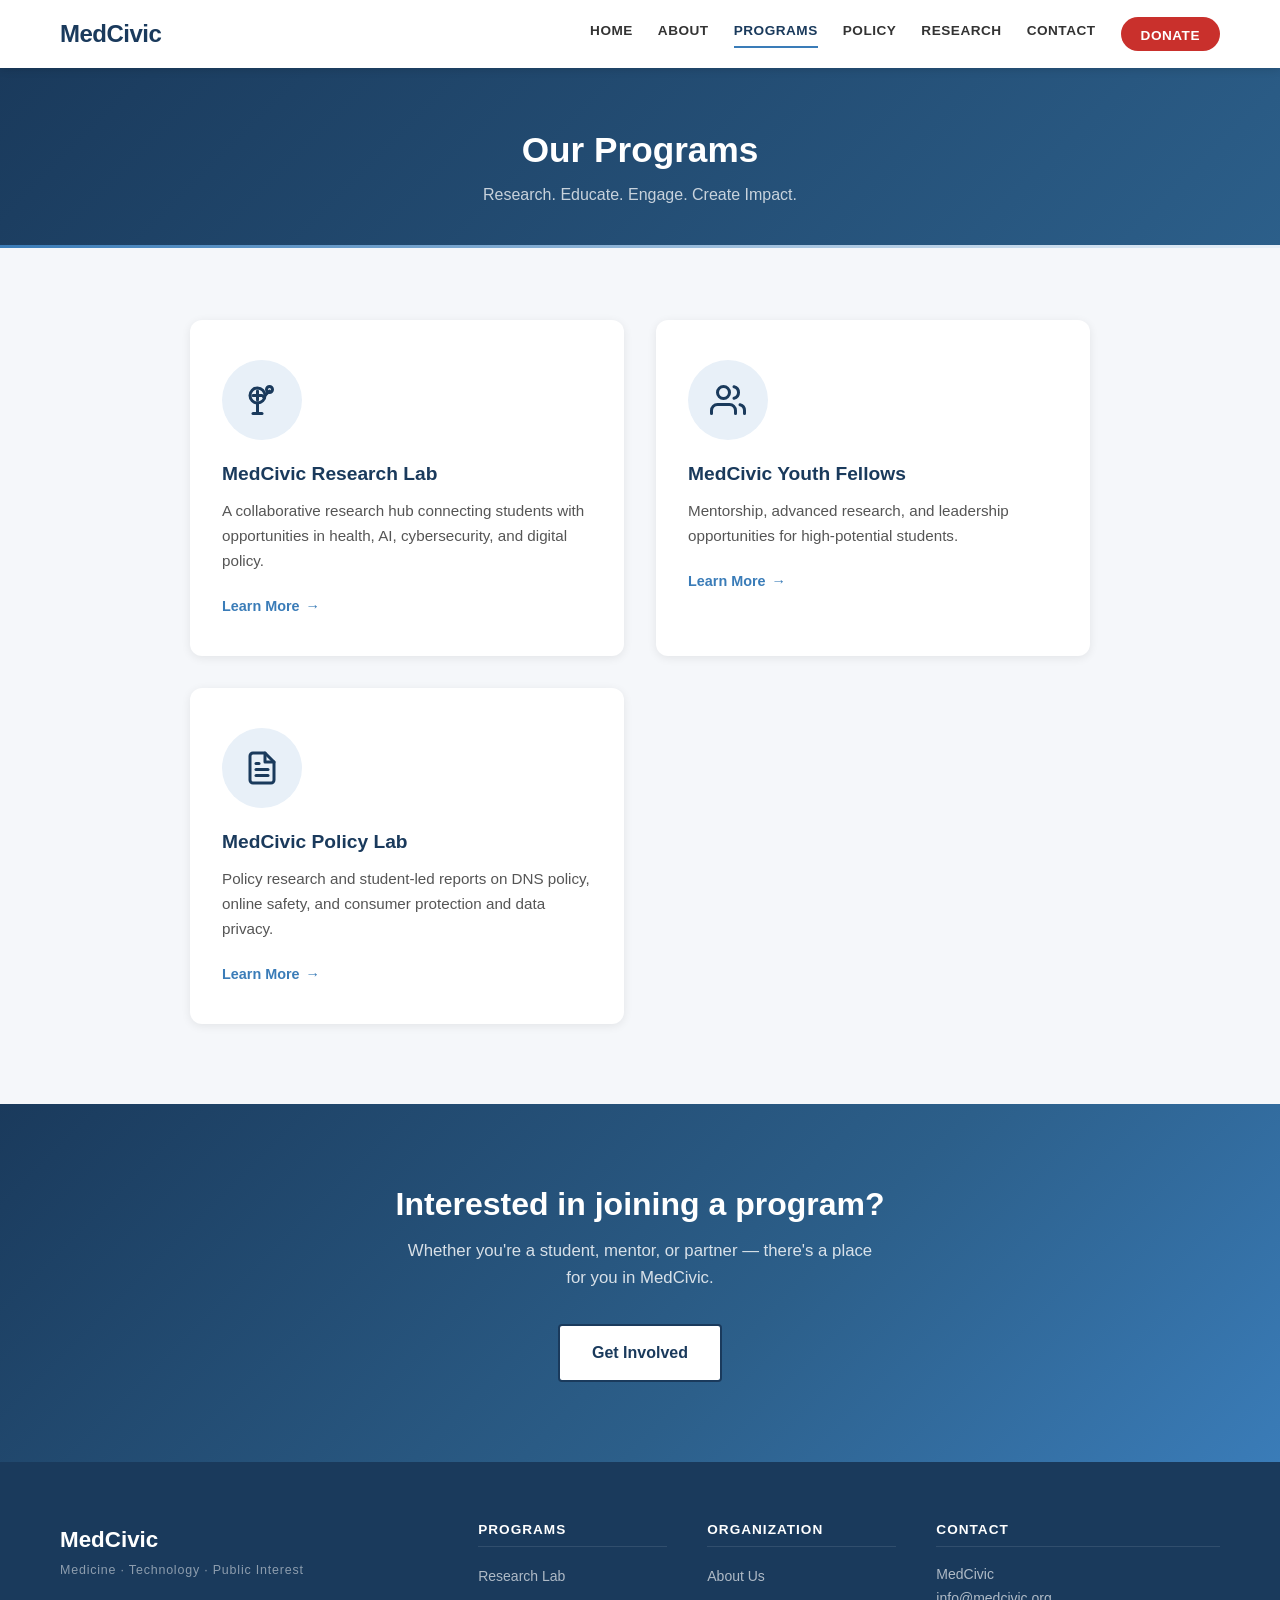
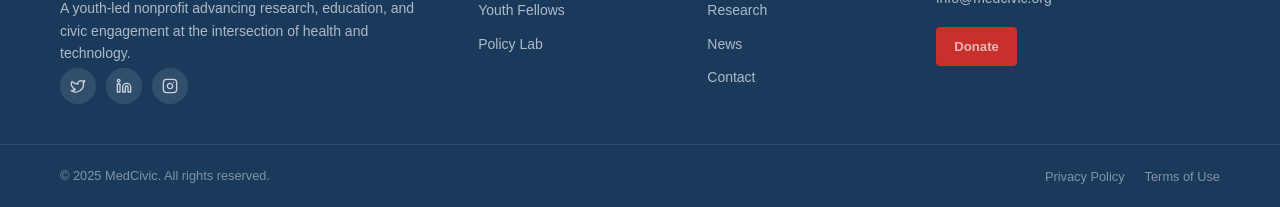
<file: programs.html>
<!DOCTYPE html>
<html lang="en">
<head>
  <meta charset="UTF-8" />
  <meta name="viewport" content="width=device-width, initial-scale=1.0" />
  <meta name="description" content="MedCivic Programs — Research Lab, Youth Fellows, and Policy Lab. Research, educate, engage, and create impact." />
  <title>Our Programs | MedCivic</title>
  <link rel="stylesheet" href="css/styles.css" />
</head>
<body>

  <!-- ===== NAVIGATION ===== -->
  <nav class="navbar" role="navigation" aria-label="Main navigation">
    <div class="container">
      <div class="navbar-logo">
        <a href="index.html" aria-label="MedCivic home">MedCivic</a>
      </div>

      <div class="navbar-links" id="navbar-links">
        <a href="index.html">Home</a>
        <a href="about.html">About</a>
        <a href="programs.html" class="active" aria-current="page">Programs</a>
        <a href="policy.html">Policy</a>
        <a href="research.html">Research</a>
        <a href="news.html" style="display:none;">News</a>
        <a href="contact.html">Contact</a>
        <a href="donate.html" class="btn-donate-nav">Donate</a>
      </div>

      <button class="navbar-toggle" id="navbar-toggle" aria-controls="navbar-mobile" aria-expanded="false" aria-label="Toggle navigation menu">
        <span></span>
        <span></span>
        <span></span>
      </button>
    </div>
  </nav>

  <!-- ===== MOBILE NAV ===== -->
  <div class="navbar-mobile" id="navbar-mobile" aria-hidden="true">
    <a href="index.html">Home</a>
    <a href="about.html">About</a>
    <a href="programs.html" class="active" aria-current="page">Programs</a>
    <a href="policy.html">Policy</a>
    <a href="research.html">Research</a>
    <a href="news.html" style="display:none;">News</a>
    <a href="contact.html">Contact</a>
    <a href="donate.html" class="btn-donate-mobile">Donate</a>
  </div>

  <!-- ===== MAIN CONTENT ===== -->
  <main>

    <!-- Page Header -->
    <header class="page-header">
      <div class="container">
        <h1>Our Programs</h1>
        <p class="page-subtitle">Research. Educate. Engage. Create Impact.</p>
      </div>
    </header>

    <!-- Programs Grid -->
    <section class="programs-section" aria-label="Our programs">
      <div class="container">

        <div class="programs-grid">

          <!-- Program 1: Research Lab -->
          <article class="program-card">
            <div class="program-card__icon">
              <div class="icon-circle icon-circle-lg" aria-hidden="true">
                <!-- Microscope / Research SVG -->
                <svg xmlns="http://www.w3.org/2000/svg" width="36" height="36" viewBox="0 0 24 24"
                     fill="none" stroke="currentColor" stroke-width="2" stroke-linecap="round"
                     stroke-linejoin="round" aria-hidden="true">
                  <line x1="9" y1="6" x2="9" y2="12"/>
                  <line x1="6" y1="9" x2="12" y2="9"/>
                  <circle cx="9" cy="9" r="5"/>
                  <path d="M9 14v7"/>
                  <path d="M6 21h6"/>
                  <path d="M17 6l-4 4"/>
                  <circle cx="17" cy="5" r="2"/>
                </svg>
              </div>
            </div>
            <div class="program-card__body">
              <h2 class="program-card__title">MedCivic Research Lab</h2>
              <p class="program-card__desc">
                A collaborative research hub connecting students with opportunities in health, AI, cybersecurity, and digital policy.
              </p>
              <a href="research-lab.html" class="program-card__link" aria-label="Learn more about MedCivic Research Lab">
                Learn More <span aria-hidden="true">&rarr;</span>
              </a>
            </div>
          </article>

          <!-- Program 2: Youth Fellows -->
          <article class="program-card">
            <div class="program-card__icon">
              <div class="icon-circle icon-circle-lg" aria-hidden="true">
                <!-- People / Group SVG -->
                <svg xmlns="http://www.w3.org/2000/svg" width="36" height="36" viewBox="0 0 24 24"
                     fill="none" stroke="currentColor" stroke-width="2" stroke-linecap="round"
                     stroke-linejoin="round" aria-hidden="true">
                  <path d="M17 21v-2a4 4 0 0 0-4-4H5a4 4 0 0 0-4 4v2"/>
                  <circle cx="9" cy="7" r="4"/>
                  <path d="M23 21v-2a4 4 0 0 0-3-3.87"/>
                  <path d="M16 3.13a4 4 0 0 1 0 7.75"/>
                </svg>
              </div>
            </div>
            <div class="program-card__body">
              <h2 class="program-card__title">MedCivic Youth Fellows</h2>
              <p class="program-card__desc">
                Mentorship, advanced research, and leadership opportunities for high-potential students.
              </p>
              <a href="youth-fellows.html" class="program-card__link" aria-label="Learn more about MedCivic Youth Fellows">
                Learn More <span aria-hidden="true">&rarr;</span>
              </a>
            </div>
          </article>

          <!-- Program 3: Policy Lab -->
          <article class="program-card">
            <div class="program-card__icon">
              <div class="icon-circle icon-circle-lg" aria-hidden="true">
                <!-- Document / Policy SVG -->
                <svg xmlns="http://www.w3.org/2000/svg" width="36" height="36" viewBox="0 0 24 24"
                     fill="none" stroke="currentColor" stroke-width="2" stroke-linecap="round"
                     stroke-linejoin="round" aria-hidden="true">
                  <path d="M14 2H6a2 2 0 0 0-2 2v16a2 2 0 0 0 2 2h12a2 2 0 0 0 2-2V8z"/>
                  <polyline points="14 2 14 8 20 8"/>
                  <line x1="16" y1="13" x2="8" y2="13"/>
                  <line x1="16" y1="17" x2="8" y2="17"/>
                  <polyline points="10 9 9 9 8 9"/>
                </svg>
              </div>
            </div>
            <div class="program-card__body">
              <h2 class="program-card__title">MedCivic Policy Lab</h2>
              <p class="program-card__desc">
                Policy research and student-led reports on DNS policy, online safety, and consumer protection and data privacy.
              </p>
              <a href="policy-lab.html" class="program-card__link" aria-label="Learn more about MedCivic Policy Lab">
                Learn More <span aria-hidden="true">&rarr;</span>
              </a>
            </div>
          </article>

        </div><!-- /.programs-grid -->

      </div>
    </section>

    <!-- Call to Action -->
    <section class="programs-cta" aria-label="Get involved">
      <div class="container">
        <h2 class="programs-cta__heading">Interested in joining a program?</h2>
        <p class="programs-cta__sub">Whether you're a student, mentor, or partner — there's a place for you in MedCivic.</p>
        <a href="contact.html" class="btn btn-primary btn-lg">Get Involved</a>
      </div>
    </section>

  </main>

  <!-- ===== FOOTER ===== -->
  <footer class="footer" role="contentinfo">

    <div class="footer-main">
      <div class="container">
        <div class="footer-grid">

          <!-- Brand column -->
          <div class="footer-brand">
            <div class="footer-logo">MedCivic</div>
            <p class="footer-tagline">Medicine · Technology · Public Interest</p>
            <p>A youth-led nonprofit advancing research, education, and civic engagement at the intersection of health and technology.</p>
            <div class="footer-social" aria-label="Social media links">
              <a href="#" aria-label="Twitter / X">
                <svg xmlns="http://www.w3.org/2000/svg" width="16" height="16" viewBox="0 0 24 24"
                     fill="none" stroke="currentColor" stroke-width="2" stroke-linecap="round"
                     stroke-linejoin="round" aria-hidden="true">
                  <path d="M22 4s-.7 2.1-2 3.4c1.6 10-9.4 17.3-18 11.6 2.2.1 4.4-.6 6-2C3 15.5.5 9.6 3 5c2.2 2.6 5.6 4.1 9 4-.9-4.2 4-6.6 7-3.8 1.1 0 3-1.2 3-1.2z"/>
                </svg>
              </a>
              <a href="#" aria-label="LinkedIn">
                <svg xmlns="http://www.w3.org/2000/svg" width="16" height="16" viewBox="0 0 24 24"
                     fill="none" stroke="currentColor" stroke-width="2" stroke-linecap="round"
                     stroke-linejoin="round" aria-hidden="true">
                  <path d="M16 8a6 6 0 0 1 6 6v7h-4v-7a2 2 0 0 0-2-2 2 2 0 0 0-2 2v7h-4v-7a6 6 0 0 1 6-6z"/>
                  <rect x="2" y="9" width="4" height="12"/>
                  <circle cx="4" cy="4" r="2"/>
                </svg>
              </a>
              <a href="#" aria-label="Instagram">
                <svg xmlns="http://www.w3.org/2000/svg" width="16" height="16" viewBox="0 0 24 24"
                     fill="none" stroke="currentColor" stroke-width="2" stroke-linecap="round"
                     stroke-linejoin="round" aria-hidden="true">
                  <rect x="2" y="2" width="20" height="20" rx="5" ry="5"/>
                  <path d="M16 11.37A4 4 0 1 1 12.63 8 4 4 0 0 1 16 11.37z"/>
                  <line x1="17.5" y1="6.5" x2="17.51" y2="6.5"/>
                </svg>
              </a>
            </div>
          </div>

          <!-- Programs column -->
          <div class="footer-col">
            <h4>Programs</h4>
            <ul class="footer-links">
              <li><a href="research-lab.html">Research Lab</a></li>
              <li><a href="youth-fellows.html">Youth Fellows</a></li>
              <li><a href="policy-lab.html">Policy Lab</a></li>
            </ul>
          </div>

          <!-- Organization column -->
          <div class="footer-col">
            <h4>Organization</h4>
            <ul class="footer-links">
              <li><a href="about.html">About Us</a></li>
              <li><a href="research.html">Research</a></li>
              <li><a href="news.html">News</a></li>
              <li><a href="contact.html">Contact</a></li>
            </ul>
          </div>

          <!-- Contact column -->
          <div class="footer-col footer-contact">
            <h4>Contact</h4>
            <address>
              <p>MedCivic</p>
              <p>
                <a href="mailto:info@medcivic.org">info@medcivic.org</a>
              </p>
            </address>
            <a href="donate.html" class="btn btn-donate btn-sm" style="margin-top:1rem;">Donate</a>
          </div>

        </div>
      </div>
    </div>

    <div class="footer-bottom">
      <div class="container">
        <p>&copy; 2025 MedCivic. All rights reserved.</p>
        <ul class="footer-bottom-links">
          <li><a href="privacy.html">Privacy Policy</a></li>
          <li><a href="terms.html">Terms of Use</a></li>
        </ul>
      </div>
    </div>

  </footer>

  <!-- ===== INLINE PAGE STYLES ===== -->
  <style>
    /* --------------------------------------------------
       Programs Section
       -------------------------------------------------- */
    .programs-section {
      padding: 72px 0 80px;
      background-color: var(--color-gray-bg);
    }

    .programs-grid {
      display: grid;
      grid-template-columns: repeat(2, 1fr);
      gap: 32px;
      max-width: 900px;
      margin: 0 auto;
    }

    /* Program Card */
    .program-card {
      background: var(--color-white);
      border-radius: var(--radius-lg);
      box-shadow: var(--shadow-md);
      padding: 40px 32px 36px;
      display: flex;
      flex-direction: column;
      align-items: flex-start;
      transition: transform var(--transition-base), box-shadow var(--transition-base);
    }

    .program-card:hover {
      transform: translateY(-4px);
      box-shadow: var(--shadow-lg);
    }

    .program-card__icon {
      margin-bottom: 22px;
    }

    /* Override icon-circle color for this context */
    .program-card .icon-circle {
      background-color: var(--color-light-blue);
      color: var(--color-navy);
    }

    .program-card__title {
      font-size: 1.2rem;
      font-weight: 700;
      color: var(--color-navy);
      margin-bottom: 12px;
    }

    .program-card__desc {
      font-size: 0.95rem;
      color: var(--color-text-mid);
      line-height: 1.65;
      flex-grow: 1;
      margin-bottom: 20px;
    }

    .program-card__link {
      display: inline-flex;
      align-items: center;
      gap: 6px;
      font-size: 0.9rem;
      font-weight: 700;
      color: var(--color-accent);
      border-bottom: 2px solid transparent;
      transition: color var(--transition-fast), border-color var(--transition-fast), gap var(--transition-fast);
    }

    .program-card__link:hover {
      color: var(--color-navy);
      border-bottom-color: var(--color-navy);
      gap: 10px;
    }

    /* --------------------------------------------------
       Call to Action Section
       -------------------------------------------------- */
    .programs-cta {
      padding: 80px 0;
      background: linear-gradient(135deg, var(--color-navy) 0%, var(--color-blue-mid) 60%, var(--color-accent) 100%);
      text-align: center;
    }

    .programs-cta__heading {
      font-size: 2rem;
      color: var(--color-white);
      margin-bottom: 14px;
    }

    .programs-cta__sub {
      font-size: 1.05rem;
      color: rgba(255, 255, 255, 0.82);
      max-width: 480px;
      margin: 0 auto 32px;
    }

    .programs-cta .btn-primary {
      background-color: var(--color-white);
      color: var(--color-navy);
      font-weight: 700;
    }

    .programs-cta .btn-primary:hover {
      background-color: var(--color-light-blue);
      color: var(--color-navy-dark);
      transform: translateY(-2px);
    }

    /* --------------------------------------------------
       Responsive
       -------------------------------------------------- */
    @media (max-width: 768px) {
      .programs-grid {
        grid-template-columns: 1fr;
        max-width: 480px;
      }

      .programs-section {
        padding: 48px 0 56px;
      }

      .programs-cta {
        padding: 56px 0;
      }

      .programs-cta__heading {
        font-size: 1.5rem;
      }

      .navbar-links {
        display: none;
      }

      .navbar-toggle {
        display: flex;
      }

      .navbar-mobile {
        display: block;
      }
    }

    @media (max-width: 480px) {
      .program-card {
        padding: 28px 22px 24px;
      }
    }
  </style>

  <!-- ===== MOBILE MENU JS ===== -->
  <script>
    (function () {
      var toggle = document.querySelector('.navbar-toggle');
      var mobileNav = document.querySelector('.navbar-mobile');

      if (!toggle || !mobileNav) return;

      toggle.addEventListener('click', function () {
        var isOpen = mobileNav.classList.toggle('open');
        toggle.classList.toggle('open', isOpen);
        toggle.setAttribute('aria-expanded', isOpen ? 'true' : 'false');
      });

      // Close mobile nav when a link is clicked
      mobileNav.querySelectorAll('a').forEach(function (link) {
        link.addEventListener('click', function () {
          mobileNav.classList.remove('open');
          toggle.classList.remove('open');
          toggle.setAttribute('aria-expanded', 'false');
        });
      });

      // Close mobile nav on outside click
      document.addEventListener('click', function (e) {
        if (!toggle.contains(e.target) && !mobileNav.contains(e.target)) {
          mobileNav.classList.remove('open');
          toggle.classList.remove('open');
          toggle.setAttribute('aria-expanded', 'false');
        }
      });
    })();
  </script>

</body>
</html>
</file>
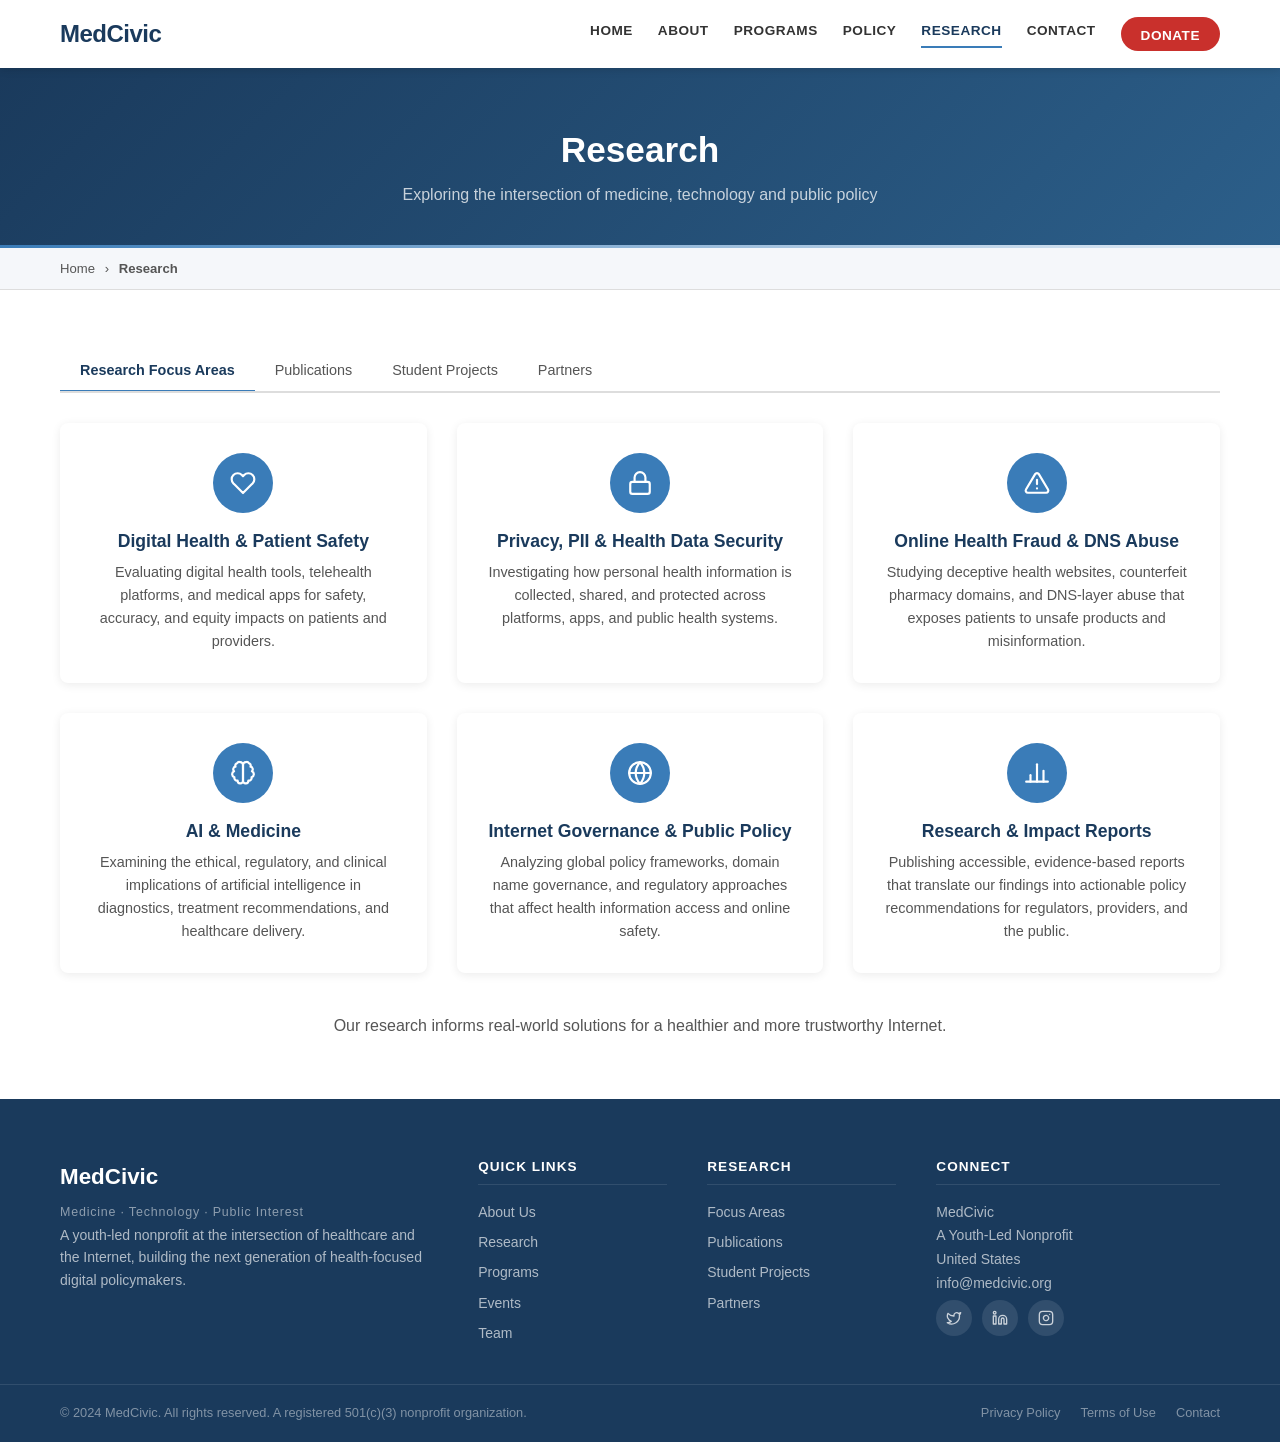
<file: research.html>
<!DOCTYPE html>
<html lang="en">
<head>
  <meta charset="UTF-8" />
  <meta name="viewport" content="width=device-width, initial-scale=1.0" />
  <title>Research | MedCivic</title>
  <meta name="description" content="MedCivic research exploring the intersection of medicine, technology, and public policy — digital health, privacy, AI, and Internet governance." />
  <link rel="stylesheet" href="css/styles.css" />
</head>
<body>

  <!-- =====================================================================
       Navigation
  ====================================================================== -->
  <nav class="navbar" role="navigation" aria-label="Main navigation">
    <div class="container">
      <div class="navbar-logo">
        <a href="index.html" aria-label="MedCivic home">MedCivic</a>
      </div>

      <div class="navbar-links" id="navbar-links">
        <a href="index.html">Home</a>
        <a href="about.html">About</a>
        <a href="programs.html">Programs</a>
        <a href="policy.html">Policy</a>
        <a href="research.html" class="active" aria-current="page">Research</a>
        <a href="news.html" style="display:none;">News</a>
        <a href="contact.html">Contact</a>
        <a href="donate.html" class="btn-donate-nav">Donate</a>
      </div>

      <button class="navbar-toggle" id="navbar-toggle" aria-controls="navbar-mobile" aria-expanded="false" aria-label="Toggle navigation menu">
        <span></span>
        <span></span>
        <span></span>
      </button>
    </div>
  </nav>

  <!-- Mobile Nav -->
  <div class="navbar-mobile" id="navbar-mobile" aria-hidden="true">
    <a href="index.html">Home</a>
    <a href="about.html">About</a>
    <a href="programs.html">Programs</a>
    <a href="policy.html">Policy</a>
    <a href="research.html" class="active" aria-current="page">Research</a>
    <a href="news.html" style="display:none;">News</a>
    <a href="contact.html">Contact</a>
    <a href="donate.html" class="btn-donate-mobile">Donate</a>
  </div>

  <main>

    <!-- ===================================================================
         Page Header
    ==================================================================== -->
    <header class="page-header">
      <div class="container">
        <h1>Research</h1>
        <p class="page-subtitle">Exploring the intersection of medicine, technology and public policy</p>
      </div>
    </header>

    <!-- ===================================================================
         Breadcrumb
    ==================================================================== -->
    <div class="breadcrumb">
      <div class="container">
        <a href="index.html">Home</a>
        <span class="breadcrumb-sep"></span>
        <span class="breadcrumb-current">Research</span>
      </div>
    </div>

    <!-- ===================================================================
         Tabs + Tab Content
    ==================================================================== -->
    <section class="section section-white">
      <div class="container">

        <div class="tabs" role="tablist" aria-label="Research sections">
          <button class="tab-btn active" role="tab" aria-selected="true"  aria-controls="panel-focus"        id="tab-focus">Research Focus Areas</button>
          <button class="tab-btn"        role="tab" aria-selected="false" aria-controls="panel-publications" id="tab-publications">Publications</button>
          <button class="tab-btn"        role="tab" aria-selected="false" aria-controls="panel-projects"     id="tab-projects">Student Projects</button>
          <button class="tab-btn"        role="tab" aria-selected="false" aria-controls="panel-partners"     id="tab-partners">Partners</button>
        </div>

        <!-- Tab Panel: Research Focus Areas -->
        <div class="tab-panel active" id="panel-focus" role="tabpanel" aria-labelledby="tab-focus">

          <div class="grid-3" style="margin-bottom: 40px;">

            <!-- 1. Digital Health & Patient Safety -->
            <div class="card" style="text-align: center;">
              <div class="icon-circle icon-circle-accent" style="margin: 0 auto 18px;" aria-hidden="true">
                <!-- Heart / health icon -->
                <svg xmlns="http://www.w3.org/2000/svg" width="26" height="26" viewBox="0 0 24 24" fill="none"
                     stroke="currentColor" stroke-width="2" stroke-linecap="round" stroke-linejoin="round"
                     aria-hidden="true" focusable="false">
                  <path d="M20.84 4.61a5.5 5.5 0 0 0-7.78 0L12 5.67l-1.06-1.06a5.5 5.5 0 0 0-7.78 7.78l1.06 1.06L12 21.23l7.78-7.78 1.06-1.06a5.5 5.5 0 0 0 0-7.78z"/>
                </svg>
              </div>
              <h3 class="card-title">Digital Health &amp; Patient Safety</h3>
              <p class="card-text">Evaluating digital health tools, telehealth platforms, and medical apps for safety, accuracy, and equity impacts on patients and providers.</p>
            </div>

            <!-- 2. Privacy, PII & Health Data Security -->
            <div class="card" style="text-align: center;">
              <div class="icon-circle icon-circle-accent" style="margin: 0 auto 18px;" aria-hidden="true">
                <!-- Lock icon -->
                <svg xmlns="http://www.w3.org/2000/svg" width="26" height="26" viewBox="0 0 24 24" fill="none"
                     stroke="currentColor" stroke-width="2" stroke-linecap="round" stroke-linejoin="round"
                     aria-hidden="true" focusable="false">
                  <rect x="3" y="11" width="18" height="11" rx="2" ry="2"/>
                  <path d="M7 11V7a5 5 0 0 1 10 0v4"/>
                </svg>
              </div>
              <h3 class="card-title">Privacy, PII &amp; Health Data Security</h3>
              <p class="card-text">Investigating how personal health information is collected, shared, and protected across platforms, apps, and public health systems.</p>
            </div>

            <!-- 3. Online Health Fraud & DNS Abuse -->
            <div class="card" style="text-align: center;">
              <div class="icon-circle icon-circle-accent" style="margin: 0 auto 18px;" aria-hidden="true">
                <!-- Warning / alert triangle icon -->
                <svg xmlns="http://www.w3.org/2000/svg" width="26" height="26" viewBox="0 0 24 24" fill="none"
                     stroke="currentColor" stroke-width="2" stroke-linecap="round" stroke-linejoin="round"
                     aria-hidden="true" focusable="false">
                  <path d="M10.29 3.86L1.82 18a2 2 0 0 0 1.71 3h16.94a2 2 0 0 0 1.71-3L13.71 3.86a2 2 0 0 0-3.42 0z"/>
                  <line x1="12" y1="9" x2="12" y2="13"/>
                  <line x1="12" y1="17" x2="12.01" y2="17"/>
                </svg>
              </div>
              <h3 class="card-title">Online Health Fraud &amp; DNS Abuse</h3>
              <p class="card-text">Studying deceptive health websites, counterfeit pharmacy domains, and DNS-layer abuse that exposes patients to unsafe products and misinformation.</p>
            </div>

            <!-- 4. AI & Medicine -->
            <div class="card" style="text-align: center;">
              <div class="icon-circle icon-circle-accent" style="margin: 0 auto 18px;" aria-hidden="true">
                <!-- Brain / AI icon (circuit brain) -->
                <svg xmlns="http://www.w3.org/2000/svg" width="26" height="26" viewBox="0 0 24 24" fill="none"
                     stroke="currentColor" stroke-width="2" stroke-linecap="round" stroke-linejoin="round"
                     aria-hidden="true" focusable="false">
                  <path d="M9.5 2A2.5 2.5 0 0 1 12 4.5v15a2.5 2.5 0 0 1-4.96-.46 2.5 2.5 0 0 1-2.96-3.08 3 3 0 0 1-.34-5.58 2.5 2.5 0 0 1 1.32-4.24 2.5 2.5 0 0 1 1.44-3.14A2.5 2.5 0 0 1 9.5 2z"/>
                  <path d="M14.5 2A2.5 2.5 0 0 0 12 4.5v15a2.5 2.5 0 0 0 4.96-.46 2.5 2.5 0 0 0 2.96-3.08 3 3 0 0 0 .34-5.58 2.5 2.5 0 0 0-1.32-4.24 2.5 2.5 0 0 0-1.44-3.14A2.5 2.5 0 0 0 14.5 2z"/>
                </svg>
              </div>
              <h3 class="card-title">AI &amp; Medicine</h3>
              <p class="card-text">Examining the ethical, regulatory, and clinical implications of artificial intelligence in diagnostics, treatment recommendations, and healthcare delivery.</p>
            </div>

            <!-- 5. Internet Governance & Public Policy -->
            <div class="card" style="text-align: center;">
              <div class="icon-circle icon-circle-accent" style="margin: 0 auto 18px;" aria-hidden="true">
                <!-- Globe icon -->
                <svg xmlns="http://www.w3.org/2000/svg" width="26" height="26" viewBox="0 0 24 24" fill="none"
                     stroke="currentColor" stroke-width="2" stroke-linecap="round" stroke-linejoin="round"
                     aria-hidden="true" focusable="false">
                  <circle cx="12" cy="12" r="10"/>
                  <line x1="2" y1="12" x2="22" y2="12"/>
                  <path d="M12 2a15.3 15.3 0 0 1 4 10 15.3 15.3 0 0 1-4 10 15.3 15.3 0 0 1-4-10 15.3 15.3 0 0 1 4-10z"/>
                </svg>
              </div>
              <h3 class="card-title">Internet Governance &amp; Public Policy</h3>
              <p class="card-text">Analyzing global policy frameworks, domain name governance, and regulatory approaches that affect health information access and online safety.</p>
            </div>

            <!-- 6. Research & Impact Reports -->
            <div class="card" style="text-align: center;">
              <div class="icon-circle icon-circle-accent" style="margin: 0 auto 18px;" aria-hidden="true">
                <!-- Bar chart icon -->
                <svg xmlns="http://www.w3.org/2000/svg" width="26" height="26" viewBox="0 0 24 24" fill="none"
                     stroke="currentColor" stroke-width="2" stroke-linecap="round" stroke-linejoin="round"
                     aria-hidden="true" focusable="false">
                  <line x1="18" y1="20" x2="18" y2="10"/>
                  <line x1="12" y1="20" x2="12" y2="4"/>
                  <line x1="6"  y1="20" x2="6"  y2="14"/>
                  <line x1="2"  y1="20" x2="22" y2="20"/>
                </svg>
              </div>
              <h3 class="card-title">Research &amp; Impact Reports</h3>
              <p class="card-text">Publishing accessible, evidence-based reports that translate our findings into actionable policy recommendations for regulators, providers, and the public.</p>
            </div>

          </div><!-- /.grid-3 -->

          <p style="text-align: center; color: var(--color-text-mid); font-size: 1rem; max-width: 680px; margin: 0 auto;">
            Our research informs real-world solutions for a healthier and more trustworthy Internet.
          </p>

        </div><!-- /#panel-focus -->

        <!-- Tab Panel: Publications -->
        <div class="tab-panel" id="panel-publications" role="tabpanel" aria-labelledby="tab-publications">
          <div class="section-header">
            <h2 class="section-title">Publications</h2>
            <p class="section-subtitle">Peer-reviewed articles, white papers, and policy briefs produced by MedCivic researchers and student contributors.</p>
          </div>

          <div class="grid-2">
            <div class="card">
              <span class="news-card-tag" style="display: inline-block; margin-bottom: 12px;">White Paper</span>
              <h3 class="card-title">Health Domain Abuse: Patterns and Policy Gaps</h3>
              <p class="card-text" style="font-size: 0.85rem; color: var(--color-text-mid); margin-bottom: 6px;">Authors: MedCivic Research Team &nbsp;·&nbsp; 2024</p>
              <p class="card-text">An analysis of DNS-layer abuse targeting health consumers, including rogue pharmacy domains, health misinformation sites, and counterfeit telehealth portals.</p>
              <a href="#" class="news-card-link">Download PDF</a>
            </div>

            <div class="card">
              <span class="news-card-tag" style="display: inline-block; margin-bottom: 12px;">Policy Brief</span>
              <h3 class="card-title">AI Diagnostic Tools: Transparency Requirements for FDA Approval</h3>
              <p class="card-text" style="font-size: 0.85rem; color: var(--color-text-mid); margin-bottom: 6px;">Authors: MedCivic Research Team &nbsp;·&nbsp; 2024</p>
              <p class="card-text">Recommendations for strengthening FDA guidance on explainability and bias auditing requirements for AI-based medical devices.</p>
              <a href="#" class="news-card-link">Download PDF</a>
            </div>

            <div class="card">
              <span class="news-card-tag" style="display: inline-block; margin-bottom: 12px;">Student Research</span>
              <h3 class="card-title">Mobile Health Apps &amp; HIPAA: A Compliance Audit</h3>
              <p class="card-text" style="font-size: 0.85rem; color: var(--color-text-mid); margin-bottom: 6px;">Authors: MedCivic Student Team &nbsp;·&nbsp; 2023</p>
              <p class="card-text">A systematic review of privacy practices in the 50 most-downloaded mHealth apps, benchmarked against HIPAA technical safeguard standards.</p>
              <a href="#" class="news-card-link">Read Report</a>
            </div>

            <div class="card">
              <span class="news-card-tag" style="display: inline-block; margin-bottom: 12px;">Impact Report</span>
              <h3 class="card-title">2023 Annual Research Impact Report</h3>
              <p class="card-text" style="font-size: 0.85rem; color: var(--color-text-mid); margin-bottom: 6px;">MedCivic &nbsp;·&nbsp; 2023</p>
              <p class="card-text">A summary of MedCivic's research output, policy engagement, and measurable impact on digital health safety and Internet governance debates.</p>
              <a href="#" class="news-card-link">View Report</a>
            </div>
          </div>
        </div><!-- /#panel-publications -->

        <!-- Tab Panel: Student Projects -->
        <div class="tab-panel" id="panel-projects" role="tabpanel" aria-labelledby="tab-projects">
          <div class="section-header">
            <h2 class="section-title">Student Projects</h2>
            <p class="section-subtitle">Hands-on research and advocacy projects led by student members, from early scoping to published findings.</p>
          </div>

          <div class="grid-3">
            <div class="card" style="text-align: center;">
              <div class="icon-circle-sm icon-circle" style="margin: 0 auto 14px; background-color: var(--color-accent);" aria-hidden="true">
                <svg xmlns="http://www.w3.org/2000/svg" width="18" height="18" viewBox="0 0 24 24" fill="none"
                     stroke="currentColor" stroke-width="2" stroke-linecap="round" stroke-linejoin="round"
                     focusable="false">
                  <path d="M2 3h6a4 4 0 0 1 4 4v14a3 3 0 0 0-3-3H2z"/>
                  <path d="M22 3h-6a4 4 0 0 0-4 4v14a3 3 0 0 1 3-3h7z"/>
                </svg>
              </div>
              <h3 class="card-title">Telehealth Platform Audit</h3>
              <p class="card-text">Student team evaluating leading telehealth platforms for data-sharing practices, informed consent clarity, and cross-device tracking.</p>
              <span class="news-card-tag" style="margin-top: 12px; display: inline-block;">In Progress</span>
            </div>

            <div class="card" style="text-align: center;">
              <div class="icon-circle-sm icon-circle" style="margin: 0 auto 14px; background-color: var(--color-accent);" aria-hidden="true">
                <svg xmlns="http://www.w3.org/2000/svg" width="18" height="18" viewBox="0 0 24 24" fill="none"
                     stroke="currentColor" stroke-width="2" stroke-linecap="round" stroke-linejoin="round"
                     focusable="false">
                  <polyline points="22 12 18 12 15 21 9 3 6 12 2 12"/>
                </svg>
              </div>
              <h3 class="card-title">Wearable Health Device Privacy</h3>
              <p class="card-text">Mapping the data flows from consumer wearables to third-party advertisers and insurance partners, with policy recommendations.</p>
              <span class="news-card-tag" style="margin-top: 12px; display: inline-block;">Completed</span>
            </div>

            <div class="card" style="text-align: center;">
              <div class="icon-circle-sm icon-circle" style="margin: 0 auto 14px; background-color: var(--color-accent);" aria-hidden="true">
                <svg xmlns="http://www.w3.org/2000/svg" width="18" height="18" viewBox="0 0 24 24" fill="none"
                     stroke="currentColor" stroke-width="2" stroke-linecap="round" stroke-linejoin="round"
                     focusable="false">
                  <circle cx="11" cy="11" r="8"/>
                  <line x1="21" y1="21" x2="16.65" y2="16.65"/>
                </svg>
              </div>
              <h3 class="card-title">Counterfeit Drug Domain Mapping</h3>
              <p class="card-text">Using DNS and WHOIS data to identify and report clusters of illegal online pharmacy domains targeting US and EU consumers.</p>
              <span class="news-card-tag" style="margin-top: 12px; display: inline-block;">In Progress</span>
            </div>

            <div class="card" style="text-align: center;">
              <div class="icon-circle-sm icon-circle" style="margin: 0 auto 14px; background-color: var(--color-accent);" aria-hidden="true">
                <svg xmlns="http://www.w3.org/2000/svg" width="18" height="18" viewBox="0 0 24 24" fill="none"
                     stroke="currentColor" stroke-width="2" stroke-linecap="round" stroke-linejoin="round"
                     focusable="false">
                  <path d="M17 21v-2a4 4 0 0 0-4-4H5a4 4 0 0 0-4 4v2"/>
                  <circle cx="9" cy="7" r="4"/>
                  <path d="M23 21v-2a4 4 0 0 0-3-3.87"/>
                  <path d="M16 3.13a4 4 0 0 1 0 7.75"/>
                </svg>
              </div>
              <h3 class="card-title">Algorithmic Bias in Clinical AI</h3>
              <p class="card-text">Reviewing published literature on racial and gender bias in FDA-authorized AI/ML-based clinical decision support tools.</p>
              <span class="news-card-tag" style="margin-top: 12px; display: inline-block;">Recruiting</span>
            </div>

            <div class="card" style="text-align: center;">
              <div class="icon-circle-sm icon-circle" style="margin: 0 auto 14px; background-color: var(--color-accent);" aria-hidden="true">
                <svg xmlns="http://www.w3.org/2000/svg" width="18" height="18" viewBox="0 0 24 24" fill="none"
                     stroke="currentColor" stroke-width="2" stroke-linecap="round" stroke-linejoin="round"
                     focusable="false">
                  <rect x="2" y="3" width="20" height="14" rx="2"/>
                  <line x1="8" y1="21" x2="16" y2="21"/>
                  <line x1="12" y1="17" x2="12" y2="21"/>
                </svg>
              </div>
              <h3 class="card-title">Health Misinformation on Social Media</h3>
              <p class="card-text">Tracking the spread of vaccine and treatment misinformation across major platforms, with engagement pattern analysis.</p>
              <span class="news-card-tag" style="margin-top: 12px; display: inline-block;">Completed</span>
            </div>

            <div class="card" style="text-align: center;">
              <div class="icon-circle-sm icon-circle" style="margin: 0 auto 14px; background-color: var(--color-accent);" aria-hidden="true">
                <svg xmlns="http://www.w3.org/2000/svg" width="18" height="18" viewBox="0 0 24 24" fill="none"
                     stroke="currentColor" stroke-width="2" stroke-linecap="round" stroke-linejoin="round"
                     focusable="false">
                  <path d="M14 2H6a2 2 0 0 0-2 2v16a2 2 0 0 0 2 2h12a2 2 0 0 0 2-2V8z"/>
                  <polyline points="14 2 14 8 20 8"/>
                  <line x1="16" y1="13" x2="8" y2="13"/>
                  <line x1="16" y1="17" x2="8" y2="17"/>
                  <polyline points="10 9 9 9 8 9"/>
                </svg>
              </div>
              <h3 class="card-title">ICANN Policy &amp; Health Domains</h3>
              <p class="card-text">Monitoring ICANN policy developments affecting health-related top-level domains and filing public comments on behalf of patient advocacy interests.</p>
              <span class="news-card-tag" style="margin-top: 12px; display: inline-block;">Ongoing</span>
            </div>
          </div>

          <div style="text-align: center; margin-top: 40px;">
            <p style="color: var(--color-text-mid); margin-bottom: 16px;">Interested in joining a student research project?</p>
            <a href="contact.html" class="btn btn-primary">Get Involved</a>
          </div>
        </div><!-- /#panel-projects -->

        <!-- Tab Panel: Partners -->
        <div class="tab-panel" id="panel-partners" role="tabpanel" aria-labelledby="tab-partners">
          <div class="section-header">
            <h2 class="section-title">Research Partners</h2>
            <p class="section-subtitle">MedCivic collaborates with academic institutions, civil society organizations, and domain name industry bodies to amplify our research impact.</p>
          </div>

          <div class="grid-2" style="margin-bottom: 40px;">

            <div class="card">
              <div style="display: flex; align-items: flex-start; gap: 16px;">
                <div class="icon-circle-sm" style="background-color: var(--color-navy); flex-shrink: 0;" aria-hidden="true">
                  <svg xmlns="http://www.w3.org/2000/svg" width="18" height="18" viewBox="0 0 24 24" fill="none"
                       stroke="currentColor" stroke-width="2" stroke-linecap="round" stroke-linejoin="round"
                       focusable="false">
                    <path d="M3 9l9-7 9 7v11a2 2 0 0 1-2 2H5a2 2 0 0 1-2-2z"/>
                    <polyline points="9 22 9 12 15 12 15 22"/>
                  </svg>
                </div>
                <div>
                  <h3 class="card-title">Academic Institutions</h3>
                  <p class="card-text">We work with university public health, law, and computer science programs to co-publish research and mentor student contributors on joint projects.</p>
                </div>
              </div>
            </div>

            <div class="card">
              <div style="display: flex; align-items: flex-start; gap: 16px;">
                <div class="icon-circle-sm" style="background-color: var(--color-navy); flex-shrink: 0;" aria-hidden="true">
                  <svg xmlns="http://www.w3.org/2000/svg" width="18" height="18" viewBox="0 0 24 24" fill="none"
                       stroke="currentColor" stroke-width="2" stroke-linecap="round" stroke-linejoin="round"
                       focusable="false">
                    <circle cx="12" cy="12" r="10"/>
                    <line x1="2" y1="12" x2="22" y2="12"/>
                    <path d="M12 2a15.3 15.3 0 0 1 4 10 15.3 15.3 0 0 1-4 10 15.3 15.3 0 0 1-4-10 15.3 15.3 0 0 1 4-10z"/>
                  </svg>
                </div>
                <div>
                  <h3 class="card-title">Internet Governance Bodies</h3>
                  <p class="card-text">MedCivic participates in ICANN Public Comment processes and multi-stakeholder working groups addressing health domain abuse and consumer protection.</p>
                </div>
              </div>
            </div>

            <div class="card">
              <div style="display: flex; align-items: flex-start; gap: 16px;">
                <div class="icon-circle-sm" style="background-color: var(--color-navy); flex-shrink: 0;" aria-hidden="true">
                  <svg xmlns="http://www.w3.org/2000/svg" width="18" height="18" viewBox="0 0 24 24" fill="none"
                       stroke="currentColor" stroke-width="2" stroke-linecap="round" stroke-linejoin="round"
                       focusable="false">
                    <path d="M20.84 4.61a5.5 5.5 0 0 0-7.78 0L12 5.67l-1.06-1.06a5.5 5.5 0 0 0-7.78 7.78l1.06 1.06L12 21.23l7.78-7.78 1.06-1.06a5.5 5.5 0 0 0 0-7.78z"/>
                  </svg>
                </div>
                <div>
                  <h3 class="card-title">Patient Advocacy Organizations</h3>
                  <p class="card-text">Partnering with patient-focused nonprofits to ground our research in lived experience and ensure findings reach the communities most affected.</p>
                </div>
              </div>
            </div>

            <div class="card">
              <div style="display: flex; align-items: flex-start; gap: 16px;">
                <div class="icon-circle-sm" style="background-color: var(--color-navy); flex-shrink: 0;" aria-hidden="true">
                  <svg xmlns="http://www.w3.org/2000/svg" width="18" height="18" viewBox="0 0 24 24" fill="none"
                       stroke="currentColor" stroke-width="2" stroke-linecap="round" stroke-linejoin="round"
                       focusable="false">
                    <rect x="2" y="7" width="20" height="14" rx="2" ry="2"/>
                    <path d="M16 21V5a2 2 0 0 0-2-2h-4a2 2 0 0 0-2 2v16"/>
                  </svg>
                </div>
                <div>
                  <h3 class="card-title">Policy &amp; Civil Society Groups</h3>
                  <p class="card-text">Collaborating with digital rights organizations and public interest law centers to translate research into legislative testimony and regulatory comment.</p>
                </div>
              </div>
            </div>

          </div>

          <div style="text-align: center;">
            <p style="color: var(--color-text-mid); margin-bottom: 16px;">Interested in a research partnership with MedCivic?</p>
            <a href="contact.html" class="btn btn-primary">Contact Us</a>
          </div>
        </div><!-- /#panel-partners -->

      </div><!-- /.container -->
    </section>

  </main>

  <!-- =====================================================================
       Footer
  ====================================================================== -->
  <footer class="footer" role="contentinfo">
    <div class="footer-main">
      <div class="container">
        <div class="footer-grid">

          <!-- Brand -->
          <div class="footer-brand">
            <a href="index.html" class="footer-logo">MedCivic</a>
            <span class="footer-tagline">Medicine · Technology · Public Interest</span>
            <p>A youth-led nonprofit at the intersection of healthcare and the Internet, building the next generation of health-focused digital policymakers.</p>
          </div>

          <!-- Quick Links -->
          <div class="footer-col">
            <h4>Quick Links</h4>
            <nav class="footer-links" aria-label="Footer quick links">
              <a href="about.html">About Us</a>
              <a href="research.html">Research</a>
              <a href="programs.html">Programs</a>
              <a href="events.html">Events</a>
              <a href="news.html" style="display:none;">News</a>
              <a href="team.html">Team</a>
            </nav>
          </div>

          <!-- Research -->
          <div class="footer-col">
            <h4>Research</h4>
            <nav class="footer-links" aria-label="Footer research links">
              <a href="research.html#panel-focus">Focus Areas</a>
              <a href="research.html#panel-publications">Publications</a>
              <a href="research.html#panel-projects">Student Projects</a>
              <a href="research.html#panel-partners">Partners</a>
            </nav>
          </div>

          <!-- Contact -->
          <div class="footer-col footer-contact">
            <h4>Connect</h4>
            <address>
              <p>MedCivic<br />
              A Youth-Led Nonprofit<br />
              United States</p>
              <p><a href="mailto:info@medcivic.org">info@medcivic.org</a></p>
            </address>
            <div class="footer-social" aria-label="Social media links">
              <a href="#" aria-label="Twitter / X">
                <svg xmlns="http://www.w3.org/2000/svg" width="16" height="16" viewBox="0 0 24 24" fill="none"
                     stroke="currentColor" stroke-width="2" stroke-linecap="round" stroke-linejoin="round"
                     aria-hidden="true" focusable="false">
                  <path d="M22 4s-.7 2.1-2 3.4c1.6 10-9.4 17.3-18 11.6 2.2.1 4.4-.6 6-2C3 15.5.5 9.6 3 5c2.2 2.6 5.6 4.1 9 4-.9-4.2 4-6.6 7-3.8 1.1 0 3-1.2 3-1.2z"/>
                </svg>
              </a>
              <a href="#" aria-label="LinkedIn">
                <svg xmlns="http://www.w3.org/2000/svg" width="16" height="16" viewBox="0 0 24 24" fill="none"
                     stroke="currentColor" stroke-width="2" stroke-linecap="round" stroke-linejoin="round"
                     aria-hidden="true" focusable="false">
                  <path d="M16 8a6 6 0 0 1 6 6v7h-4v-7a2 2 0 0 0-2-2 2 2 0 0 0-2 2v7h-4v-7a6 6 0 0 1 6-6z"/>
                  <rect x="2" y="9" width="4" height="12"/>
                  <circle cx="4" cy="4" r="2"/>
                </svg>
              </a>
              <a href="#" aria-label="Instagram">
                <svg xmlns="http://www.w3.org/2000/svg" width="16" height="16" viewBox="0 0 24 24" fill="none"
                     stroke="currentColor" stroke-width="2" stroke-linecap="round" stroke-linejoin="round"
                     aria-hidden="true" focusable="false">
                  <rect x="2" y="2" width="20" height="20" rx="5" ry="5"/>
                  <path d="M16 11.37A4 4 0 1 1 12.63 8 4 4 0 0 1 16 11.37z"/>
                  <line x1="17.5" y1="6.5" x2="17.51" y2="6.5"/>
                </svg>
              </a>
            </div>
          </div>

        </div><!-- /.footer-grid -->
      </div><!-- /.container -->
    </div><!-- /.footer-main -->

    <div class="footer-bottom">
      <div class="container">
        <p>&copy; 2024 MedCivic. All rights reserved. A registered 501(c)(3) nonprofit organization.</p>
        <div class="footer-bottom-links">
          <a href="privacy.html">Privacy Policy</a>
          <a href="terms.html">Terms of Use</a>
          <a href="contact.html">Contact</a>
        </div>
      </div>
    </div>
  </footer>

  <!-- =====================================================================
       Mobile Menu JS
  ====================================================================== -->
  <script>
    (function () {
      var toggle = document.querySelector('.navbar-toggle');
      var mobileNav = document.querySelector('.navbar-mobile');

      if (!toggle || !mobileNav) return;

      toggle.addEventListener('click', function () {
        var isOpen = mobileNav.classList.contains('open');
        mobileNav.classList.toggle('open', !isOpen);
        toggle.classList.toggle('open', !isOpen);
        toggle.setAttribute('aria-expanded', String(!isOpen));

        // Show the mobile nav element itself
        if (!isOpen) {
          mobileNav.style.display = 'block';
        } else {
          // Wait for transition to finish before hiding
          mobileNav.addEventListener('transitionend', function hide() {
            if (!mobileNav.classList.contains('open')) {
              mobileNav.style.display = '';
            }
            mobileNav.removeEventListener('transitionend', hide);
          });
        }
      });

      // Close when a nav link is clicked
      mobileNav.querySelectorAll('a').forEach(function (link) {
        link.addEventListener('click', function () {
          mobileNav.classList.remove('open');
          toggle.classList.remove('open');
          toggle.setAttribute('aria-expanded', 'false');
        });
      });

      // Close on outside click
      document.addEventListener('click', function (e) {
        if (!toggle.contains(e.target) && !mobileNav.contains(e.target)) {
          mobileNav.classList.remove('open');
          toggle.classList.remove('open');
          toggle.setAttribute('aria-expanded', 'false');
        }
      });
    })();
  </script>

  <!-- Tab switching JS -->
  <script>
    (function () {
      var tabs = document.querySelectorAll('.tab-btn');
      var panels = document.querySelectorAll('.tab-panel');

      tabs.forEach(function (btn) {
        btn.addEventListener('click', function () {
          var targetId = btn.getAttribute('aria-controls');

          // Deactivate all tabs and panels
          tabs.forEach(function (t) {
            t.classList.remove('active');
            t.setAttribute('aria-selected', 'false');
          });
          panels.forEach(function (p) {
            p.classList.remove('active');
          });

          // Activate clicked tab and its panel
          btn.classList.add('active');
          btn.setAttribute('aria-selected', 'true');
          var panel = document.getElementById(targetId);
          if (panel) panel.classList.add('active');
        });
      });
    })();
  </script>

</body>
</html>
</file>
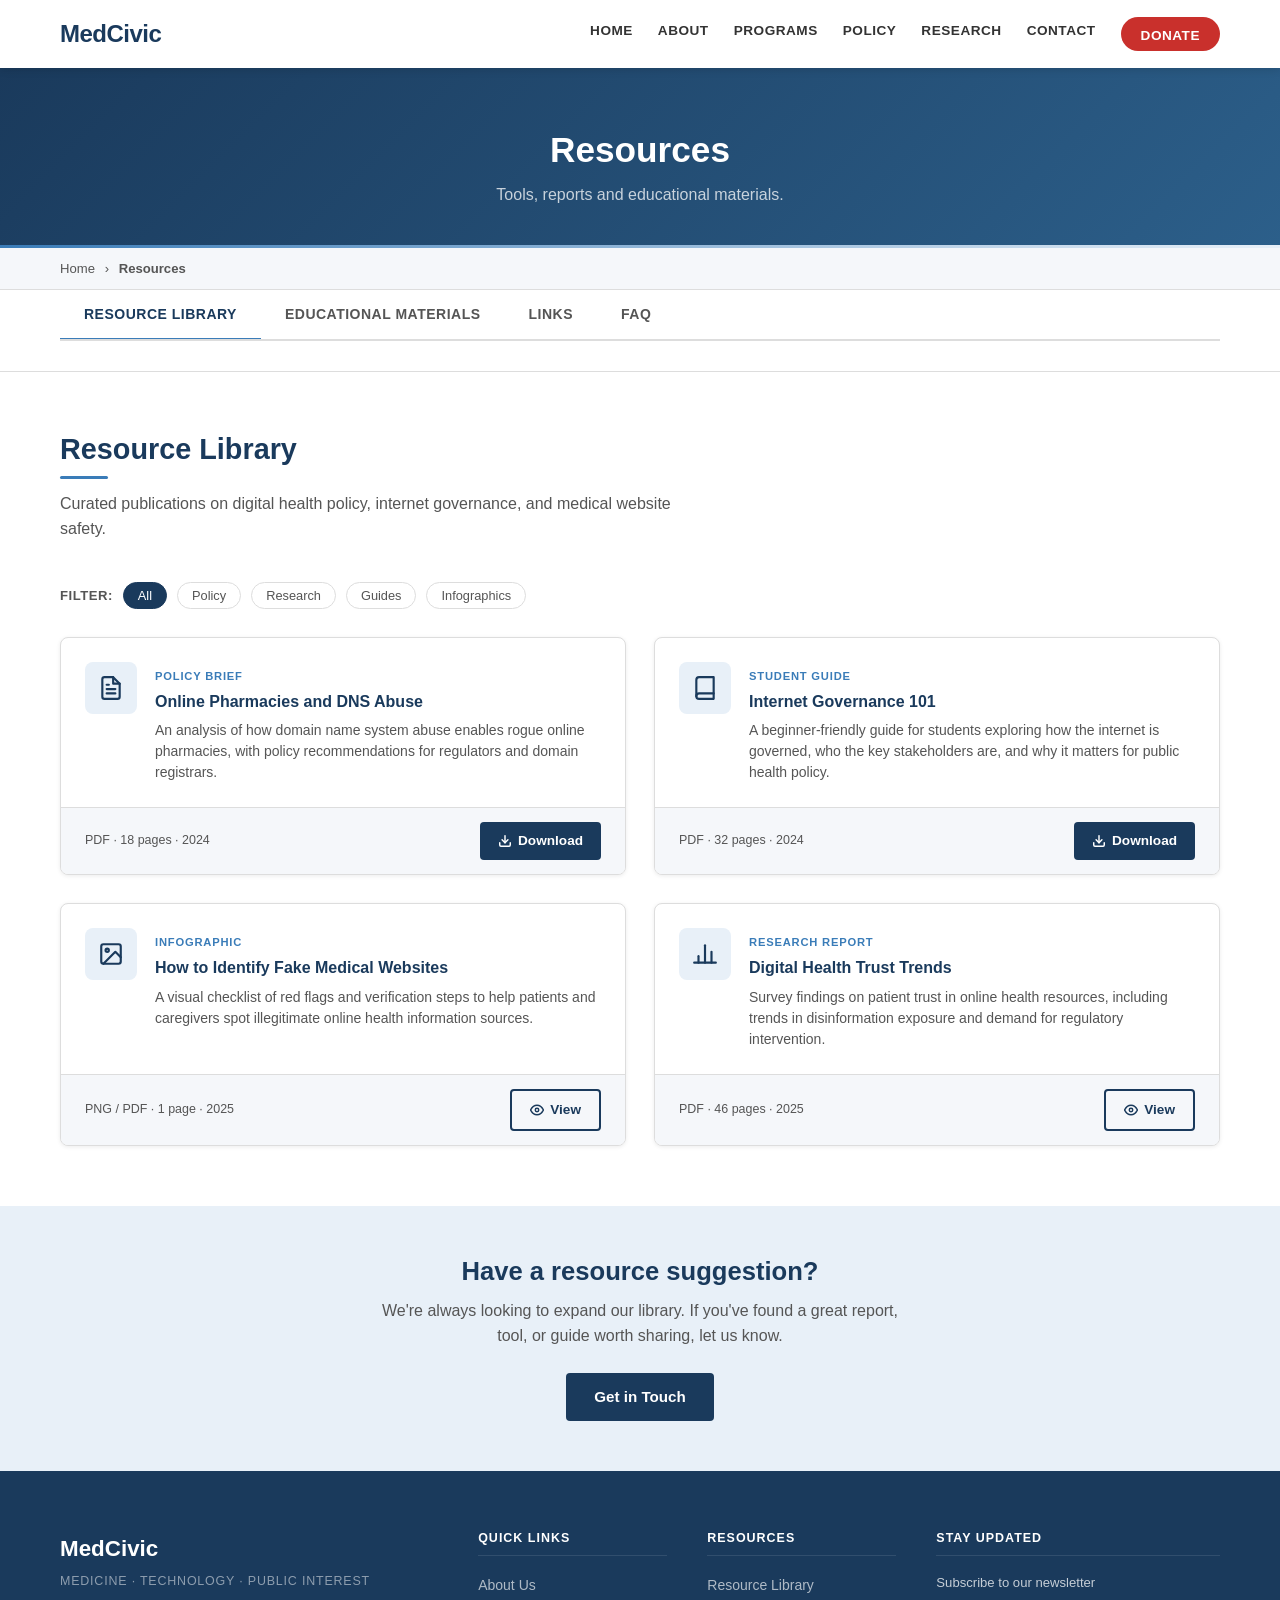
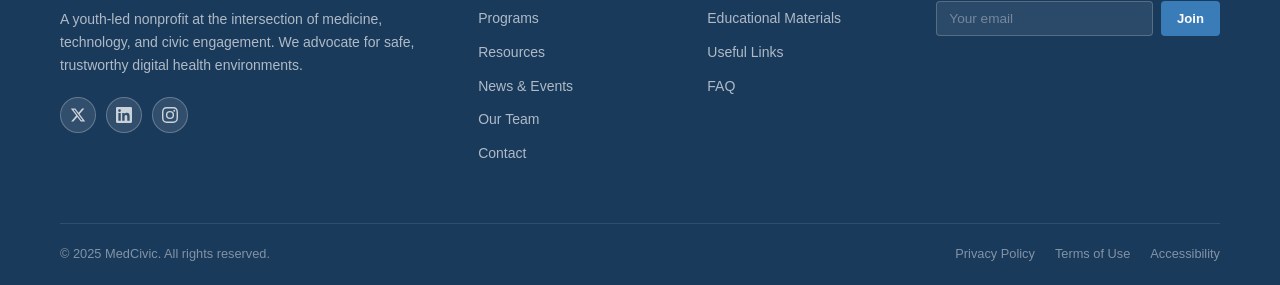
<file: resources.html>
<!DOCTYPE html>
<html lang="en">
<head>
  <meta charset="UTF-8" />
  <meta name="viewport" content="width=device-width, initial-scale=1.0" />
  <title>Resources | MedCivic</title>
  <meta name="description" content="Tools, reports, and educational materials on digital health policy, internet governance, and online medical safety." />
  <link rel="stylesheet" href="css/styles.css" />
  <style>
    /* -----------------------------------------------------------------------
       Page-specific styles: Resource Library
    ----------------------------------------------------------------------- */

    /* Tab section */
    .resources-tabs-section {
      background-color: var(--color-white);
      border-bottom: 1px solid var(--color-border);
      position: sticky;
      top: var(--nav-height);
      z-index: 100;
    }

    .tabs {
      display: flex;
      gap: 0;
      overflow-x: auto;
      -webkit-overflow-scrolling: touch;
      scrollbar-width: none;
    }

    .tabs::-webkit-scrollbar {
      display: none;
    }

    .tab-btn {
      flex-shrink: 0;
      padding: 16px 24px;
      font-size: 0.875rem;
      font-weight: 600;
      text-transform: uppercase;
      letter-spacing: 0.5px;
      color: var(--color-text-mid);
      background: none;
      border: none;
      border-bottom: 3px solid transparent;
      cursor: pointer;
      transition: color var(--transition-fast), border-color var(--transition-fast);
      white-space: nowrap;
    }

    .tab-btn:hover {
      color: var(--color-navy);
    }

    .tab-btn.active {
      color: var(--color-navy);
      border-bottom-color: var(--color-accent);
    }

    /* Tab panels */
    .tab-panel {
      display: none;
    }

    .tab-panel.active {
      display: block;
    }

    /* Resource Grid */
    .resource-grid {
      display: grid;
      grid-template-columns: repeat(2, 1fr);
      gap: 28px;
    }

    @media (max-width: 768px) {
      .resource-grid {
        grid-template-columns: 1fr;
      }
    }

    /* Resource Card */
    .resource-card {
      display: flex;
      flex-direction: column;
      background-color: var(--color-white);
      border: 1px solid var(--color-border);
      border-radius: var(--radius-md);
      box-shadow: var(--shadow-sm);
      overflow: hidden;
      transition: box-shadow var(--transition-base), transform var(--transition-base);
    }

    .resource-card:hover {
      box-shadow: var(--shadow-lg);
      transform: translateY(-3px);
    }

    .resource-card-body {
      display: flex;
      gap: 18px;
      padding: 24px;
      flex: 1;
    }

    .resource-icon-wrap {
      flex-shrink: 0;
      width: 52px;
      height: 52px;
      border-radius: var(--radius-md);
      background-color: var(--color-light-blue);
      display: flex;
      align-items: center;
      justify-content: center;
    }

    .resource-icon-wrap svg {
      width: 26px;
      height: 26px;
      color: var(--color-navy);
    }

    .resource-info {
      flex: 1;
      min-width: 0;
    }

    .resource-type-badge {
      display: inline-block;
      font-size: 0.7rem;
      font-weight: 700;
      text-transform: uppercase;
      letter-spacing: 0.8px;
      color: var(--color-accent);
      margin-bottom: 6px;
    }

    .resource-title {
      font-size: 1rem;
      font-weight: 700;
      color: var(--color-navy);
      margin-bottom: 8px;
      line-height: 1.3;
    }

    .resource-desc {
      font-size: 0.875rem;
      color: var(--color-text-mid);
      line-height: 1.5;
      margin: 0;
    }

    .resource-card-footer {
      padding: 14px 24px;
      border-top: 1px solid var(--color-border);
      background-color: var(--color-gray-bg);
      display: flex;
      align-items: center;
      justify-content: space-between;
      gap: 12px;
    }

    .resource-meta {
      font-size: 0.78rem;
      color: var(--color-text-mid);
    }

    /* Buttons (page-scoped) */
    .btn {
      display: inline-flex;
      align-items: center;
      gap: 6px;
      padding: 8px 18px;
      border-radius: var(--radius-sm);
      font-size: 0.85rem;
      font-weight: 600;
      cursor: pointer;
      border: none;
      text-decoration: none;
      transition: background-color var(--transition-fast), transform var(--transition-fast);
    }

    .btn:hover {
      transform: translateY(-1px);
    }

    .btn-primary {
      background-color: var(--color-navy);
      color: var(--color-white);
    }

    .btn-primary:hover {
      background-color: var(--color-blue-mid);
      color: var(--color-white);
    }

    .btn-outline {
      background-color: transparent;
      color: var(--color-navy);
      border: 2px solid var(--color-navy);
    }

    .btn-outline:hover {
      background-color: var(--color-navy);
      color: var(--color-white);
    }

    /* Educational Materials list */
    .edu-list {
      display: flex;
      flex-direction: column;
      gap: 18px;
    }

    .edu-item {
      display: flex;
      align-items: flex-start;
      gap: 16px;
      padding: 20px;
      background: var(--color-white);
      border: 1px solid var(--color-border);
      border-radius: var(--radius-md);
      box-shadow: var(--shadow-sm);
      transition: box-shadow var(--transition-base);
    }

    .edu-item:hover {
      box-shadow: var(--shadow-md);
    }

    .edu-icon-wrap {
      flex-shrink: 0;
      width: 44px;
      height: 44px;
      border-radius: var(--radius-sm);
      background-color: var(--color-light-blue);
      display: flex;
      align-items: center;
      justify-content: center;
    }

    .edu-icon-wrap svg {
      width: 22px;
      height: 22px;
      color: var(--color-navy);
    }

    .edu-info {
      flex: 1;
    }

    .edu-info h3 {
      font-size: 0.95rem;
      font-weight: 700;
      color: var(--color-navy);
      margin-bottom: 4px;
    }

    .edu-info p {
      font-size: 0.85rem;
      color: var(--color-text-mid);
      margin: 0;
    }

    .edu-action {
      flex-shrink: 0;
      align-self: center;
    }

    /* Links tab */
    .links-grid {
      display: grid;
      grid-template-columns: repeat(3, 1fr);
      gap: 20px;
    }

    @media (max-width: 1024px) {
      .links-grid {
        grid-template-columns: repeat(2, 1fr);
      }
    }

    @media (max-width: 640px) {
      .links-grid {
        grid-template-columns: 1fr;
      }
    }

    .link-card {
      padding: 20px;
      background: var(--color-white);
      border: 1px solid var(--color-border);
      border-radius: var(--radius-md);
      box-shadow: var(--shadow-sm);
      transition: box-shadow var(--transition-base), transform var(--transition-base);
    }

    .link-card:hover {
      box-shadow: var(--shadow-md);
      transform: translateY(-2px);
    }

    .link-card-category {
      font-size: 0.7rem;
      font-weight: 700;
      text-transform: uppercase;
      letter-spacing: 0.8px;
      color: var(--color-accent);
      margin-bottom: 6px;
    }

    .link-card h3 {
      font-size: 0.9rem;
      font-weight: 700;
      color: var(--color-navy);
      margin-bottom: 6px;
    }

    .link-card p {
      font-size: 0.82rem;
      color: var(--color-text-mid);
      margin-bottom: 12px;
    }

    .link-card a {
      font-size: 0.82rem;
      font-weight: 600;
      color: var(--color-accent);
      display: inline-flex;
      align-items: center;
      gap: 4px;
    }

    .link-card a:hover {
      color: var(--color-navy);
    }

    /* FAQ */
    .faq-list {
      max-width: 760px;
      margin: 0 auto;
      display: flex;
      flex-direction: column;
      gap: 12px;
    }

    .faq-item {
      border: 1px solid var(--color-border);
      border-radius: var(--radius-md);
      overflow: hidden;
    }

    .faq-question {
      width: 100%;
      text-align: left;
      padding: 18px 20px;
      background: var(--color-white);
      font-size: 0.95rem;
      font-weight: 600;
      color: var(--color-navy);
      cursor: pointer;
      display: flex;
      justify-content: space-between;
      align-items: center;
      gap: 12px;
      border: none;
      transition: background-color var(--transition-fast);
    }

    .faq-question:hover {
      background-color: var(--color-light-blue);
    }

    .faq-question .faq-chevron {
      flex-shrink: 0;
      width: 18px;
      height: 18px;
      color: var(--color-accent);
      transition: transform var(--transition-base);
    }

    .faq-item.open .faq-chevron {
      transform: rotate(180deg);
    }

    .faq-answer {
      max-height: 0;
      overflow: hidden;
      transition: max-height var(--transition-base), padding var(--transition-base);
      background: var(--color-gray-bg);
    }

    .faq-item.open .faq-answer {
      max-height: 400px;
    }

    .faq-answer-inner {
      padding: 16px 20px;
      font-size: 0.9rem;
      color: var(--color-text-mid);
      line-height: 1.65;
    }

    /* Filter bar */
    .filter-bar {
      display: flex;
      flex-wrap: wrap;
      gap: 10px;
      align-items: center;
      margin-bottom: 28px;
    }

    .filter-label {
      font-size: 0.82rem;
      font-weight: 600;
      color: var(--color-text-mid);
      text-transform: uppercase;
      letter-spacing: 0.5px;
    }

    .filter-chip {
      padding: 5px 14px;
      border-radius: var(--radius-full);
      border: 1px solid var(--color-border);
      background: var(--color-white);
      font-size: 0.8rem;
      font-weight: 500;
      color: var(--color-text-mid);
      cursor: pointer;
      transition: background-color var(--transition-fast), color var(--transition-fast), border-color var(--transition-fast);
    }

    .filter-chip:hover,
    .filter-chip.active {
      background-color: var(--color-navy);
      color: var(--color-white);
      border-color: var(--color-navy);
    }

    /* -----------------------------------------------------------------------
       Footer
    ----------------------------------------------------------------------- */
    .site-footer {
      background-color: var(--color-navy);
      color: rgba(255, 255, 255, 0.75);
      padding: 60px 0 0;
    }

    .footer-grid {
      display: grid;
      grid-template-columns: 2fr 1fr 1fr 1.5fr;
      gap: 40px;
      margin-bottom: 50px;
    }

    .footer-brand p {
      font-size: 0.875rem;
      line-height: 1.65;
      margin-bottom: 20px;
    }

    .footer-logo {
      font-size: 1.4rem;
      font-weight: 700;
      color: var(--color-white);
      margin-bottom: 12px;
    }

    .footer-tagline {
      font-size: 0.72rem;
      text-transform: uppercase;
      letter-spacing: 1.5px;
      color: rgba(255, 255, 255, 0.45);
      margin-bottom: 16px;
    }

    .footer-col h4 {
      font-size: 0.78rem;
      font-weight: 700;
      text-transform: uppercase;
      letter-spacing: 1px;
      color: var(--color-white);
      margin-bottom: 16px;
    }

    .footer-col ul {
      list-style: none;
      padding: 0;
      margin: 0;
    }

    .footer-col ul li {
      margin-bottom: 8px;
    }

    .footer-col ul li a {
      font-size: 0.875rem;
      color: rgba(255, 255, 255, 0.65);
      text-decoration: none;
      transition: color var(--transition-fast), padding-left var(--transition-fast);
    }

    .footer-col ul li a:hover {
      color: var(--color-white);
      padding-left: 4px;
    }

    .footer-social {
      display: flex;
      gap: 10px;
      margin-top: 16px;
    }

    .social-icon {
      width: 36px;
      height: 36px;
      border-radius: 50%;
      border: 1px solid rgba(255, 255, 255, 0.25);
      display: flex;
      align-items: center;
      justify-content: center;
      color: rgba(255, 255, 255, 0.65);
      transition: background-color var(--transition-fast), color var(--transition-fast), border-color var(--transition-fast);
    }

    .social-icon:hover {
      background-color: var(--color-accent);
      border-color: var(--color-accent);
      color: var(--color-white);
    }

    .social-icon svg {
      width: 16px;
      height: 16px;
    }

    .footer-newsletter label {
      display: block;
      font-size: 0.82rem;
      color: rgba(255, 255, 255, 0.75);
      margin-bottom: 8px;
    }

    .footer-newsletter-form {
      display: flex;
      gap: 8px;
    }

    .footer-newsletter-form input {
      flex: 1;
      padding: 9px 12px;
      font-size: 0.85rem;
      border-radius: var(--radius-sm);
      border: 1px solid rgba(255, 255, 255, 0.2);
      background: rgba(255, 255, 255, 0.08);
      color: var(--color-white);
      outline: none;
      transition: border-color var(--transition-fast);
    }

    .footer-newsletter-form input::placeholder {
      color: rgba(255, 255, 255, 0.35);
    }

    .footer-newsletter-form input:focus {
      border-color: var(--color-accent);
    }

    .footer-newsletter-form button {
      padding: 9px 16px;
      background-color: var(--color-accent);
      color: var(--color-white);
      border: none;
      border-radius: var(--radius-sm);
      font-size: 0.82rem;
      font-weight: 700;
      cursor: pointer;
      transition: background-color var(--transition-fast);
    }

    .footer-newsletter-form button:hover {
      background-color: var(--color-blue-mid);
    }

    .footer-bottom {
      border-top: 1px solid rgba(255, 255, 255, 0.1);
      padding: 20px 0;
      display: flex;
      justify-content: space-between;
      align-items: center;
      gap: 16px;
      flex-wrap: wrap;
    }

    .footer-bottom p {
      font-size: 0.8rem;
      margin: 0;
      color: rgba(255, 255, 255, 0.45);
    }

    .footer-bottom-links {
      display: flex;
      gap: 20px;
    }

    .footer-bottom-links a {
      font-size: 0.8rem;
      color: rgba(255, 255, 255, 0.45);
      text-decoration: none;
      transition: color var(--transition-fast);
    }

    .footer-bottom-links a:hover {
      color: var(--color-white);
    }

    @media (max-width: 1024px) {
      .footer-grid {
        grid-template-columns: 1fr 1fr;
        gap: 32px;
      }
      .footer-brand {
        grid-column: 1 / -1;
      }
    }

    @media (max-width: 768px) {
      .footer-grid {
        grid-template-columns: 1fr;
      }
      .footer-brand {
        grid-column: auto;
      }
      .footer-bottom {
        flex-direction: column;
        text-align: center;
      }
      .footer-bottom-links {
        justify-content: center;
      }
      .tab-btn {
        padding: 14px 16px;
        font-size: 0.78rem;
      }
    }
  </style>
</head>
<body>

  <!-- =====================================================================
       Navigation
  ====================================================================== -->
  <nav class="navbar" role="navigation" aria-label="Main navigation">
    <div class="container">
      <div class="navbar-logo">
        <a href="index.html" aria-label="MedCivic home">MedCivic</a>
      </div>

      <div class="navbar-links" id="navbar-links">
        <a href="index.html">Home</a>
        <a href="about.html">About</a>
        <a href="programs.html">Programs</a>
        <a href="policy.html">Policy</a>
        <a href="research.html">Research</a>
        <a href="news.html" style="display:none;">News</a>
        <a href="contact.html">Contact</a>
        <a href="donate.html" class="btn-donate-nav">Donate</a>
      </div>

      <button class="navbar-toggle" id="navbar-toggle" aria-controls="navbar-mobile" aria-expanded="false" aria-label="Toggle navigation menu">
        <span></span>
        <span></span>
        <span></span>
      </button>
    </div>
  </nav>

  <!-- Mobile nav -->
  <div class="navbar-mobile" id="navbar-mobile" aria-hidden="true">
    <a href="index.html">Home</a>
    <a href="about.html">About</a>
    <a href="programs.html">Programs</a>
    <a href="policy.html">Policy</a>
    <a href="research.html">Research</a>
    <a href="news.html" style="display:none;">News</a>
    <a href="contact.html">Contact</a>
    <a href="donate.html" class="btn-donate-mobile">Donate</a>
  </div>

  <main>

    <!-- ===================================================================
         Page Header
    ==================================================================== -->
    <header class="page-header">
      <div class="container">
        <h1>Resources</h1>
        <p class="page-subtitle">Tools, reports and educational materials.</p>
      </div>
    </header>

    <!-- ===================================================================
         Breadcrumb
    ==================================================================== -->
    <div class="breadcrumb">
      <div class="container">
        <a href="index.html">Home</a>
        <span class="breadcrumb-sep"></span>
        <span class="breadcrumb-current">Resources</span>
      </div>
    </div>

    <!-- ===================================================================
         Tabs Navigation
    ==================================================================== -->
    <div class="resources-tabs-section">
      <div class="container">
        <div class="tabs" role="tablist" aria-label="Resource categories">
          <button class="tab-btn active" role="tab" aria-selected="true"  aria-controls="panel-library"    id="tab-library"    data-tab="library">Resource Library</button>
          <button class="tab-btn"        role="tab" aria-selected="false" aria-controls="panel-edu"        id="tab-edu"        data-tab="edu">Educational Materials</button>
          <button class="tab-btn"        role="tab" aria-selected="false" aria-controls="panel-links"      id="tab-links"      data-tab="links">Links</button>
          <button class="tab-btn"        role="tab" aria-selected="false" aria-controls="panel-faq"        id="tab-faq"        data-tab="faq">FAQ</button>
        </div>
      </div>
    </div>

    <!-- ===================================================================
         Tab: Resource Library
    ==================================================================== -->
    <section class="section section-white tab-panel active" id="panel-library" role="tabpanel" aria-labelledby="tab-library">
      <div class="container">

        <div class="section-header">
          <h2 class="section-title">Resource Library</h2>
          <p class="section-subtitle">Curated publications on digital health policy, internet governance, and medical website safety.</p>
        </div>

        <div class="filter-bar">
          <span class="filter-label">Filter:</span>
          <button class="filter-chip active">All</button>
          <button class="filter-chip">Policy</button>
          <button class="filter-chip">Research</button>
          <button class="filter-chip">Guides</button>
          <button class="filter-chip">Infographics</button>
        </div>

        <div class="resource-grid">

          <!-- Item 1 -->
          <div class="resource-card">
            <div class="resource-card-body">
              <div class="resource-icon-wrap" aria-hidden="true">
                <!-- Document icon -->
                <svg viewBox="0 0 24 24" fill="none" stroke="currentColor" stroke-width="2" stroke-linecap="round" stroke-linejoin="round" aria-hidden="true">
                  <path d="M14 2H6a2 2 0 0 0-2 2v16a2 2 0 0 0 2 2h12a2 2 0 0 0 2-2V8z"/>
                  <polyline points="14 2 14 8 20 8"/>
                  <line x1="16" y1="13" x2="8" y2="13"/>
                  <line x1="16" y1="17" x2="8" y2="17"/>
                  <polyline points="10 9 9 9 8 9"/>
                </svg>
              </div>
              <div class="resource-info">
                <span class="resource-type-badge">Policy Brief</span>
                <h3 class="resource-title">Online Pharmacies and DNS Abuse</h3>
                <p class="resource-desc">An analysis of how domain name system abuse enables rogue online pharmacies, with policy recommendations for regulators and domain registrars.</p>
              </div>
            </div>
            <div class="resource-card-footer">
              <span class="resource-meta">PDF &middot; 18 pages &middot; 2024</span>
              <a href="#" class="btn btn-primary" download aria-label="Download Policy Brief: Online Pharmacies and DNS Abuse">
                <svg width="14" height="14" viewBox="0 0 24 24" fill="none" stroke="currentColor" stroke-width="2.5" stroke-linecap="round" stroke-linejoin="round" aria-hidden="true"><path d="M21 15v4a2 2 0 0 1-2 2H5a2 2 0 0 1-2-2v-4"/><polyline points="7 10 12 15 17 10"/><line x1="12" y1="15" x2="12" y2="3"/></svg>
                Download
              </a>
            </div>
          </div>

          <!-- Item 2 -->
          <div class="resource-card">
            <div class="resource-card-body">
              <div class="resource-icon-wrap" aria-hidden="true">
                <!-- Book icon -->
                <svg viewBox="0 0 24 24" fill="none" stroke="currentColor" stroke-width="2" stroke-linecap="round" stroke-linejoin="round" aria-hidden="true">
                  <path d="M4 19.5A2.5 2.5 0 0 1 6.5 17H20"/>
                  <path d="M6.5 2H20v20H6.5A2.5 2.5 0 0 1 4 19.5v-15A2.5 2.5 0 0 1 6.5 2z"/>
                </svg>
              </div>
              <div class="resource-info">
                <span class="resource-type-badge">Student Guide</span>
                <h3 class="resource-title">Internet Governance 101</h3>
                <p class="resource-desc">A beginner-friendly guide for students exploring how the internet is governed, who the key stakeholders are, and why it matters for public health policy.</p>
              </div>
            </div>
            <div class="resource-card-footer">
              <span class="resource-meta">PDF &middot; 32 pages &middot; 2024</span>
              <a href="#" class="btn btn-primary" download aria-label="Download Student Guide: Internet Governance 101">
                <svg width="14" height="14" viewBox="0 0 24 24" fill="none" stroke="currentColor" stroke-width="2.5" stroke-linecap="round" stroke-linejoin="round" aria-hidden="true"><path d="M21 15v4a2 2 0 0 1-2 2H5a2 2 0 0 1-2-2v-4"/><polyline points="7 10 12 15 17 10"/><line x1="12" y1="15" x2="12" y2="3"/></svg>
                Download
              </a>
            </div>
          </div>

          <!-- Item 3 -->
          <div class="resource-card">
            <div class="resource-card-body">
              <div class="resource-icon-wrap" aria-hidden="true">
                <!-- Image/infographic icon -->
                <svg viewBox="0 0 24 24" fill="none" stroke="currentColor" stroke-width="2" stroke-linecap="round" stroke-linejoin="round" aria-hidden="true">
                  <rect x="3" y="3" width="18" height="18" rx="2" ry="2"/>
                  <circle cx="8.5" cy="8.5" r="1.5"/>
                  <polyline points="21 15 16 10 5 21"/>
                </svg>
              </div>
              <div class="resource-info">
                <span class="resource-type-badge">Infographic</span>
                <h3 class="resource-title">How to Identify Fake Medical Websites</h3>
                <p class="resource-desc">A visual checklist of red flags and verification steps to help patients and caregivers spot illegitimate online health information sources.</p>
              </div>
            </div>
            <div class="resource-card-footer">
              <span class="resource-meta">PNG / PDF &middot; 1 page &middot; 2025</span>
              <a href="#" class="btn btn-outline" aria-label="View Infographic: How to Identify Fake Medical Websites">
                <svg width="14" height="14" viewBox="0 0 24 24" fill="none" stroke="currentColor" stroke-width="2.5" stroke-linecap="round" stroke-linejoin="round" aria-hidden="true"><path d="M1 12s4-8 11-8 11 8 11 8-4 8-11 8-11-8-11-8z"/><circle cx="12" cy="12" r="3"/></svg>
                View
              </a>
            </div>
          </div>

          <!-- Item 4 -->
          <div class="resource-card">
            <div class="resource-card-body">
              <div class="resource-icon-wrap" aria-hidden="true">
                <!-- Chart/research icon -->
                <svg viewBox="0 0 24 24" fill="none" stroke="currentColor" stroke-width="2" stroke-linecap="round" stroke-linejoin="round" aria-hidden="true">
                  <line x1="18" y1="20" x2="18" y2="10"/>
                  <line x1="12" y1="20" x2="12" y2="4"/>
                  <line x1="6"  y1="20" x2="6"  y2="14"/>
                  <line x1="2"  y1="20" x2="22" y2="20"/>
                </svg>
              </div>
              <div class="resource-info">
                <span class="resource-type-badge">Research Report</span>
                <h3 class="resource-title">Digital Health Trust Trends</h3>
                <p class="resource-desc">Survey findings on patient trust in online health resources, including trends in disinformation exposure and demand for regulatory intervention.</p>
              </div>
            </div>
            <div class="resource-card-footer">
              <span class="resource-meta">PDF &middot; 46 pages &middot; 2025</span>
              <a href="#" class="btn btn-outline" aria-label="View Research Report: Digital Health Trust Trends">
                <svg width="14" height="14" viewBox="0 0 24 24" fill="none" stroke="currentColor" stroke-width="2.5" stroke-linecap="round" stroke-linejoin="round" aria-hidden="true"><path d="M1 12s4-8 11-8 11 8 11 8-4 8-11 8-11-8-11-8z"/><circle cx="12" cy="12" r="3"/></svg>
                View
              </a>
            </div>
          </div>

        </div><!-- /.resource-grid -->
      </div>
    </section>

    <!-- ===================================================================
         Tab: Educational Materials
    ==================================================================== -->
    <section class="section section-white tab-panel" id="panel-edu" role="tabpanel" aria-labelledby="tab-edu" hidden>
      <div class="container">

        <div class="section-header">
          <h2 class="section-title">Educational Materials</h2>
          <p class="section-subtitle">Workshops, curricula, and learning resources developed for students, educators, and advocates.</p>
        </div>

        <div class="edu-list">

          <div class="edu-item">
            <div class="edu-icon-wrap" aria-hidden="true">
              <svg viewBox="0 0 24 24" fill="none" stroke="currentColor" stroke-width="2" stroke-linecap="round" stroke-linejoin="round"><path d="M2 3h6a4 4 0 0 1 4 4v14a3 3 0 0 0-3-3H2z"/><path d="M22 3h-6a4 4 0 0 0-4 4v14a3 3 0 0 1 3-3h7z"/></svg>
            </div>
            <div class="edu-info">
              <h3>Workshop Slides: Policy Advocacy for Youth</h3>
              <p>Slide deck used in MedCivic's high-school advocacy workshops. Covers policy writing, stakeholder mapping, and oral testimony basics.</p>
            </div>
            <div class="edu-action">
              <a href="#" class="btn btn-primary" download>Download</a>
            </div>
          </div>

          <div class="edu-item">
            <div class="edu-icon-wrap" aria-hidden="true">
              <svg viewBox="0 0 24 24" fill="none" stroke="currentColor" stroke-width="2" stroke-linecap="round" stroke-linejoin="round"><polygon points="23 7 16 12 23 17 23 7"/><rect x="1" y="5" width="15" height="14" rx="2" ry="2"/></svg>
            </div>
            <div class="edu-info">
              <h3>Video Series: Navigating Online Health Information</h3>
              <p>A three-part video series exploring how to evaluate online medical sources, recognize misinformation, and advocate for better digital health standards.</p>
            </div>
            <div class="edu-action">
              <a href="#" class="btn btn-outline">View</a>
            </div>
          </div>

          <div class="edu-item">
            <div class="edu-icon-wrap" aria-hidden="true">
              <svg viewBox="0 0 24 24" fill="none" stroke="currentColor" stroke-width="2" stroke-linecap="round" stroke-linejoin="round"><rect x="3" y="4" width="18" height="18" rx="2" ry="2"/><line x1="16" y1="2" x2="16" y2="6"/><line x1="8" y1="2" x2="8" y2="6"/><line x1="3" y1="10" x2="21" y2="10"/></svg>
            </div>
            <div class="edu-info">
              <h3>Educator Curriculum: Internet Governance Unit</h3>
              <p>A four-lesson unit plan for high school civics or health classes, aligned with Common Core standards. Includes discussion prompts and assessment rubrics.</p>
            </div>
            <div class="edu-action">
              <a href="#" class="btn btn-primary" download>Download</a>
            </div>
          </div>

          <div class="edu-item">
            <div class="edu-icon-wrap" aria-hidden="true">
              <svg viewBox="0 0 24 24" fill="none" stroke="currentColor" stroke-width="2" stroke-linecap="round" stroke-linejoin="round"><path d="M17 21v-2a4 4 0 0 0-4-4H5a4 4 0 0 0-4 4v2"/><circle cx="9" cy="7" r="4"/><path d="M23 21v-2a4 4 0 0 0-3-3.87"/><path d="M16 3.13a4 4 0 0 1 0 7.75"/></svg>
            </div>
            <div class="edu-info">
              <h3>Community Toolkit: Digital Literacy for Patients</h3>
              <p>Plain-language materials and facilitator guides for community health workers teaching patients to safely navigate online medical resources.</p>
            </div>
            <div class="edu-action">
              <a href="#" class="btn btn-primary" download>Download</a>
            </div>
          </div>

        </div>
      </div>
    </section>

    <!-- ===================================================================
         Tab: Links
    ==================================================================== -->
    <section class="section section-white tab-panel" id="panel-links" role="tabpanel" aria-labelledby="tab-links" hidden>
      <div class="container">

        <div class="section-header">
          <h2 class="section-title">Useful Links</h2>
          <p class="section-subtitle">External organizations, databases, and tools relevant to digital health policy and internet governance.</p>
        </div>

        <div class="links-grid">

          <div class="link-card">
            <p class="link-card-category">Regulatory</p>
            <h3>U.S. Food &amp; Drug Administration</h3>
            <p>FDA resources on online pharmacy regulation, drug safety, and consumer alerts on fraudulent medical products.</p>
            <a href="https://www.fda.gov" target="_blank" rel="noopener noreferrer">fda.gov &#8599;</a>
          </div>

          <div class="link-card">
            <p class="link-card-category">Regulatory</p>
            <h3>National Association of Boards of Pharmacy</h3>
            <p>NABP's Not Recommended list and tools to verify legitimate online pharmacy operations.</p>
            <a href="https://nabp.pharmacy" target="_blank" rel="noopener noreferrer">nabp.pharmacy &#8599;</a>
          </div>

          <div class="link-card">
            <p class="link-card-category">Internet Governance</p>
            <h3>Internet Governance Forum</h3>
            <p>UN-convened multistakeholder forum addressing public policy issues related to the internet.</p>
            <a href="https://www.intgovforum.org" target="_blank" rel="noopener noreferrer">intgovforum.org &#8599;</a>
          </div>

          <div class="link-card">
            <p class="link-card-category">Internet Governance</p>
            <h3>ICANN</h3>
            <p>Internet Corporation for Assigned Names and Numbers — responsible for coordinating the global internet's systems of unique identifiers, including domain names.</p>
            <a href="https://www.icann.org" target="_blank" rel="noopener noreferrer">icann.org &#8599;</a>
          </div>

          <div class="link-card">
            <p class="link-card-category">Research</p>
            <h3>Health on the Net Foundation</h3>
            <p>HON promotes and guides the ethical and responsible use of health information online.</p>
            <a href="https://www.hon.ch" target="_blank" rel="noopener noreferrer">hon.ch &#8599;</a>
          </div>

          <div class="link-card">
            <p class="link-card-category">Youth Advocacy</p>
            <h3>Close Up Foundation</h3>
            <p>Youth civic engagement and government education programs for students across the United States.</p>
            <a href="https://www.closeup.org" target="_blank" rel="noopener noreferrer">closeup.org &#8599;</a>
          </div>

        </div>
      </div>
    </section>

    <!-- ===================================================================
         Tab: FAQ
    ==================================================================== -->
    <section class="section section-white tab-panel" id="panel-faq" role="tabpanel" aria-labelledby="tab-faq" hidden>
      <div class="container">

        <div class="section-header text-center">
          <h2 class="section-title">Frequently Asked Questions</h2>
          <p class="section-subtitle">Common questions about our resources and how to use them.</p>
        </div>

        <div class="faq-list">

          <div class="faq-item">
            <button class="faq-question" aria-expanded="false">
              Are these resources free to download and share?
              <svg class="faq-chevron" viewBox="0 0 24 24" fill="none" stroke="currentColor" stroke-width="2.5" stroke-linecap="round" stroke-linejoin="round" aria-hidden="true"><polyline points="6 9 12 15 18 9"/></svg>
            </button>
            <div class="faq-answer" role="region">
              <div class="faq-answer-inner">
                Yes. All MedCivic resources are free to download and redistribute for non-commercial, educational use with attribution. Please credit MedCivic and include a link to medcivic.org where possible.
              </div>
            </div>
          </div>

          <div class="faq-item">
            <button class="faq-question" aria-expanded="false">
              Can I use these materials in a classroom or workshop?
              <svg class="faq-chevron" viewBox="0 0 24 24" fill="none" stroke="currentColor" stroke-width="2.5" stroke-linecap="round" stroke-linejoin="round" aria-hidden="true"><polyline points="6 9 12 15 18 9"/></svg>
            </button>
            <div class="faq-answer" role="region">
              <div class="faq-answer-inner">
                Absolutely. Our materials are specifically designed for classroom and community use. The educator curriculum includes facilitator notes and can be adapted to different grade levels. Contact us at info@medcivic.org if you need a custom version.
              </div>
            </div>
          </div>

          <div class="faq-item">
            <button class="faq-question" aria-expanded="false">
              How often are resources updated?
              <svg class="faq-chevron" viewBox="0 0 24 24" fill="none" stroke="currentColor" stroke-width="2.5" stroke-linecap="round" stroke-linejoin="round" aria-hidden="true"><polyline points="6 9 12 15 18 9"/></svg>
            </button>
            <div class="faq-answer" role="region">
              <div class="faq-answer-inner">
                We aim to review and update our resource library annually or when significant regulatory or policy changes occur. Each document is dated; check the footer of the document for the version and publication date.
              </div>
            </div>
          </div>

          <div class="faq-item">
            <button class="faq-question" aria-expanded="false">
              Can I submit a resource to be listed here?
              <svg class="faq-chevron" viewBox="0 0 24 24" fill="none" stroke="currentColor" stroke-width="2.5" stroke-linecap="round" stroke-linejoin="round" aria-hidden="true"><polyline points="6 9 12 15 18 9"/></svg>
            </button>
            <div class="faq-answer" role="region">
              <div class="faq-answer-inner">
                Yes! We welcome submissions from researchers, educators, and advocacy organizations. Please send the resource, a brief description, and your contact information to info@medcivic.org. Our team reviews all submissions within 30 days.
              </div>
            </div>
          </div>

          <div class="faq-item">
            <button class="faq-question" aria-expanded="false">
              Do you offer translated versions of your resources?
              <svg class="faq-chevron" viewBox="0 0 24 24" fill="none" stroke="currentColor" stroke-width="2.5" stroke-linecap="round" stroke-linejoin="round" aria-hidden="true"><polyline points="6 9 12 15 18 9"/></svg>
            </button>
            <div class="faq-answer" role="region">
              <div class="faq-answer-inner">
                We are actively working on Spanish translations of our most popular guides. If your organization can help translate materials into other languages, we'd love to partner with you. Please reach out via our contact page.
              </div>
            </div>
          </div>

        </div>
      </div>
    </section>

    <!-- ===================================================================
         CTA Banner
    ==================================================================== -->
    <section class="section section-light-blue" style="padding: 50px 0;">
      <div class="container" style="text-align: center;">
        <h2 style="font-size: 1.6rem; color: var(--color-navy); margin-bottom: 10px;">Have a resource suggestion?</h2>
        <p style="color: var(--color-text-mid); margin-bottom: 24px; max-width: 520px; margin-left: auto; margin-right: auto;">We're always looking to expand our library. If you've found a great report, tool, or guide worth sharing, let us know.</p>
        <a href="contact.html" class="btn btn-primary" style="padding: 12px 28px; font-size: 0.95rem;">Get in Touch</a>
      </div>
    </section>

  </main>

  <!-- =====================================================================
       Footer
  ====================================================================== -->
  <footer class="site-footer" role="contentinfo">
    <div class="container">
      <div class="footer-grid">

        <div class="footer-brand">
          <div class="footer-logo">MedCivic</div>
          <p class="footer-tagline">Medicine &middot; Technology &middot; Public Interest</p>
          <p>A youth-led nonprofit at the intersection of medicine, technology, and civic engagement. We advocate for safe, trustworthy digital health environments.</p>
          <div class="footer-social" aria-label="Social media">
            <a href="#" class="social-icon" aria-label="Twitter / X">
              <svg viewBox="0 0 24 24" fill="currentColor" aria-hidden="true"><path d="M18.244 2.25h3.308l-7.227 8.26 8.502 11.24H16.17l-5.214-6.817L4.99 21.75H1.68l7.73-8.835L1.254 2.25H8.08l4.713 6.231zm-1.161 17.52h1.833L7.084 4.126H5.117z"/></svg>
            </a>
            <a href="#" class="social-icon" aria-label="LinkedIn">
              <svg viewBox="0 0 24 24" fill="currentColor" aria-hidden="true"><path d="M20.447 20.452h-3.554v-5.569c0-1.328-.027-3.037-1.852-3.037-1.853 0-2.136 1.445-2.136 2.939v5.667H9.351V9h3.414v1.561h.046c.477-.9 1.637-1.85 3.37-1.85 3.601 0 4.267 2.37 4.267 5.455v6.286zM5.337 7.433a2.062 2.062 0 0 1-2.063-2.065 2.064 2.064 0 1 1 2.063 2.065zm1.782 13.019H3.555V9h3.564v11.452zM22.225 0H1.771C.792 0 0 .774 0 1.729v20.542C0 23.227.792 24 1.771 24h20.451C23.2 24 24 23.227 24 22.271V1.729C24 .774 23.2 0 22.222 0h.003z"/></svg>
            </a>
            <a href="#" class="social-icon" aria-label="Instagram">
              <svg viewBox="0 0 24 24" fill="currentColor" aria-hidden="true"><path d="M12 2.163c3.204 0 3.584.012 4.85.07 3.252.148 4.771 1.691 4.919 4.919.058 1.265.069 1.645.069 4.849 0 3.205-.012 3.584-.069 4.849-.149 3.225-1.664 4.771-4.919 4.919-1.266.058-1.644.07-4.85.07-3.204 0-3.584-.012-4.849-.07-3.26-.149-4.771-1.699-4.919-4.92-.058-1.265-.07-1.644-.07-4.849 0-3.204.013-3.583.07-4.849.149-3.227 1.664-4.771 4.919-4.919 1.266-.057 1.645-.069 4.849-.069zM12 0C8.741 0 8.333.014 7.053.072 2.695.272.273 2.69.073 7.052.014 8.333 0 8.741 0 12c0 3.259.014 3.668.072 4.948.2 4.358 2.618 6.78 6.98 6.98C8.333 23.986 8.741 24 12 24c3.259 0 3.668-.014 4.948-.072 4.354-.2 6.782-2.618 6.979-6.98.059-1.28.073-1.689.073-4.948 0-3.259-.014-3.667-.072-4.947-.196-4.354-2.617-6.78-6.979-6.98C15.668.014 15.259 0 12 0zm0 5.838a6.162 6.162 0 1 0 0 12.324 6.162 6.162 0 0 0 0-12.324zM12 16a4 4 0 1 1 0-8 4 4 0 0 1 0 8zm6.406-11.845a1.44 1.44 0 1 0 0 2.881 1.44 1.44 0 0 0 0-2.881z"/></svg>
            </a>
          </div>
        </div>

        <div class="footer-col">
          <h4>Quick Links</h4>
          <ul>
            <li><a href="about.html">About Us</a></li>
            <li><a href="programs.html">Programs</a></li>
            <li><a href="resources.html">Resources</a></li>
            <li><a href="news.html">News &amp; Events</a></li>
            <li><a href="team.html">Our Team</a></li>
            <li><a href="contact.html">Contact</a></li>
          </ul>
        </div>

        <div class="footer-col">
          <h4>Resources</h4>
          <ul>
            <li><a href="resources.html#library">Resource Library</a></li>
            <li><a href="resources.html#edu">Educational Materials</a></li>
            <li><a href="resources.html#links">Useful Links</a></li>
            <li><a href="resources.html#faq">FAQ</a></li>
          </ul>
        </div>

        <div class="footer-col footer-newsletter">
          <h4>Stay Updated</h4>
          <label for="footer-email-res">Subscribe to our newsletter</label>
          <div class="footer-newsletter-form">
            <input type="email" id="footer-email-res" placeholder="Your email" autocomplete="email" />
            <button type="button">Join</button>
          </div>
        </div>

      </div><!-- /.footer-grid -->

      <div class="footer-bottom">
        <p>&copy; 2025 MedCivic. All rights reserved.</p>
        <nav class="footer-bottom-links" aria-label="Footer legal links">
          <a href="#">Privacy Policy</a>
          <a href="#">Terms of Use</a>
          <a href="#">Accessibility</a>
        </nav>
      </div>

    </div>
  </footer>

  <!-- =====================================================================
       JavaScript: mobile nav + tabs + FAQ accordion
  ====================================================================== -->
  <script>
    /* -----------------------------------------------------------------------
       Mobile nav toggle
    ----------------------------------------------------------------------- */
    (function () {
      var toggle = document.getElementById('navbar-toggle');
      var mobile = document.getElementById('navbar-mobile');

      if (!toggle || !mobile) return;

      toggle.addEventListener('click', function () {
        var isOpen = mobile.classList.toggle('open');
        toggle.classList.toggle('open', isOpen);
        toggle.setAttribute('aria-expanded', isOpen);
        mobile.setAttribute('aria-hidden', !isOpen);
      });

      // Close on outside click
      document.addEventListener('click', function (e) {
        if (!toggle.contains(e.target) && !mobile.contains(e.target)) {
          mobile.classList.remove('open');
          toggle.classList.remove('open');
          toggle.setAttribute('aria-expanded', 'false');
          mobile.setAttribute('aria-hidden', 'true');
        }
      });
    })();

    /* -----------------------------------------------------------------------
       Tab switching
    ----------------------------------------------------------------------- */
    (function () {
      var tabBtns   = document.querySelectorAll('.tab-btn');
      var tabPanels = document.querySelectorAll('.tab-panel');

      tabBtns.forEach(function (btn) {
        btn.addEventListener('click', function () {
          var target = btn.dataset.tab;

          // Update buttons
          tabBtns.forEach(function (b) {
            b.classList.remove('active');
            b.setAttribute('aria-selected', 'false');
          });
          btn.classList.add('active');
          btn.setAttribute('aria-selected', 'true');

          // Update panels
          tabPanels.forEach(function (panel) {
            if (panel.id === 'panel-' + target) {
              panel.classList.add('active');
              panel.removeAttribute('hidden');
            } else {
              panel.classList.remove('active');
              panel.setAttribute('hidden', '');
            }
          });

          // Scroll sticky tabs into view on mobile
          btn.scrollIntoView({ behavior: 'smooth', block: 'nearest', inline: 'center' });
        });
      });
    })();

    /* -----------------------------------------------------------------------
       FAQ accordion
    ----------------------------------------------------------------------- */
    (function () {
      var faqItems = document.querySelectorAll('.faq-item');

      faqItems.forEach(function (item) {
        var btn = item.querySelector('.faq-question');
        var answer = item.querySelector('.faq-answer');

        btn.addEventListener('click', function () {
          var isOpen = item.classList.toggle('open');
          btn.setAttribute('aria-expanded', isOpen);
          if (!isOpen) {
            answer.style.maxHeight = '0';
          } else {
            answer.style.maxHeight = answer.scrollHeight + 'px';
          }
        });
      });
    })();

    /* -----------------------------------------------------------------------
       Filter chips (visual only — full filter logic would require JS data)
    ----------------------------------------------------------------------- */
    (function () {
      var chips = document.querySelectorAll('.filter-chip');
      chips.forEach(function (chip) {
        chip.addEventListener('click', function () {
          chips.forEach(function (c) { c.classList.remove('active'); });
          chip.classList.add('active');
        });
      });
    })();
  </script>

</body>
</html>
</file>
<file: css/styles.css>
/* ==========================================================================
   MedCivic Stylesheet
   Youth-led nonprofit: Medicine · Technology · Public Interest
   ========================================================================== */

/* ==========================================================================
   CSS Custom Properties
   ========================================================================== */

:root {
  --color-navy:      #1a3a5c;
  --color-navy-dark: #122840;
  --color-blue-mid:  #2c5f8a;
  --color-accent:    #3a7cb8;
  --color-light-blue:#e8f0f8;
  --color-white:     #ffffff;
  --color-gray-bg:   #f5f7fa;
  --color-text:      #333333;
  --color-text-mid:  #555555;
  --color-border:    #dddddd;
  --color-donate:    #c9302c;
  --color-donate-hover: #a82421;

  --font-base: "Segoe UI", Roboto, Arial, sans-serif;
  --font-size-base: 16px;
  --line-height-base: 1.6;

  --max-width: 1200px;
  --nav-height: 68px;

  --radius-sm: 4px;
  --radius-md: 8px;
  --radius-lg: 12px;
  --radius-full: 9999px;

  --shadow-sm:  0 1px 4px rgba(0, 0, 0, 0.08);
  --shadow-md:  0 2px 10px rgba(0, 0, 0, 0.08);
  --shadow-lg:  0 4px 20px rgba(0, 0, 0, 0.14);
  --shadow-nav: 0 2px 8px rgba(0, 0, 0, 0.12);

  --transition-fast: 0.15s ease;
  --transition-base: 0.25s ease;
}

/* ==========================================================================
   Reset & Base
   ========================================================================== */

*,
*::before,
*::after {
  box-sizing: border-box;
  margin: 0;
  padding: 0;
}

html {
  font-size: var(--font-size-base);
  scroll-behavior: smooth;
  -webkit-text-size-adjust: 100%;
}

body {
  font-family: var(--font-base);
  color: var(--color-text);
  line-height: var(--line-height-base);
  background-color: var(--color-white);
  -webkit-font-smoothing: antialiased;
  -moz-osx-font-smoothing: grayscale;
}

img,
video,
svg {
  display: block;
  max-width: 100%;
}

ul,
ol {
  list-style: none;
}

button {
  font-family: inherit;
  cursor: pointer;
  border: none;
  background: none;
}

a {
  color: var(--color-navy);
  text-decoration: none;
  transition: color var(--transition-fast);
}

a:hover {
  color: var(--color-accent);
}

h1, h2, h3, h4, h5, h6 {
  line-height: 1.25;
  font-weight: 700;
  color: var(--color-navy);
}

p {
  margin-bottom: 1rem;
}

p:last-child {
  margin-bottom: 0;
}

/* ==========================================================================
   Layout
   ========================================================================== */

.container {
  max-width: var(--max-width);
  margin: 0 auto;
  padding: 0 20px;
}

/* Offset for fixed nav */
main {
  padding-top: var(--nav-height);
}

/* ==========================================================================
   Navigation
   ========================================================================== */

.navbar {
  position: fixed;
  top: 0;
  left: 0;
  right: 0;
  z-index: 1000;
  background-color: var(--color-white);
  box-shadow: var(--shadow-nav);
  height: var(--nav-height);
}

.navbar .container {
  display: flex;
  align-items: center;
  justify-content: space-between;
  height: 100%;
}

/* Logo */
.navbar-logo {
  display: flex;
  align-items: center;
  flex-shrink: 0;
}

.navbar-logo a {
  font-size: 1.5rem;
  font-weight: 700;
  color: var(--color-navy);
  letter-spacing: -0.5px;
}

.navbar-logo a:hover {
  color: var(--color-accent);
}

.navbar-logo .logo-tagline {
  display: none;
  font-size: 0.65rem;
  font-weight: 400;
  color: var(--color-text-mid);
  letter-spacing: 0.5px;
  margin-left: 8px;
  margin-top: 2px;
}

/* Nav Links */
.navbar-links {
  display: flex;
  align-items: center;
  gap: 25px;
}

.navbar-links a {
  font-size: 0.85rem;
  font-weight: 600;
  text-transform: uppercase;
  letter-spacing: 0.5px;
  color: var(--color-text);
  padding-bottom: 4px;
  border-bottom: 2px solid transparent;
  transition: color var(--transition-fast), border-color var(--transition-fast);
}

.navbar-links a:hover {
  color: var(--color-navy);
  border-bottom-color: var(--color-accent);
}

.navbar-links a.active {
  color: var(--color-navy);
  border-bottom-color: var(--color-accent);
}

/* Donate Button in Nav */
.btn-donate-nav {
  display: inline-block;
  padding: 8px 20px;
  background-color: var(--color-donate);
  color: var(--color-white) !important;
  border-radius: var(--radius-full);
  font-size: 0.85rem !important;
  font-weight: 700 !important;
  text-transform: uppercase;
  letter-spacing: 0.5px;
  border-bottom: none !important;
  transition: background-color var(--transition-fast), transform var(--transition-fast) !important;
}

.btn-donate-nav:hover {
  background-color: var(--color-donate-hover) !important;
  color: var(--color-white) !important;
  border-bottom-color: transparent !important;
  transform: translateY(-1px);
}

/* Hamburger Toggle */
.navbar-toggle {
  display: none;
  flex-direction: column;
  justify-content: center;
  align-items: center;
  width: 40px;
  height: 40px;
  cursor: pointer;
  background: none;
  border: none;
  gap: 5px;
  padding: 4px;
}

.navbar-toggle span {
  display: block;
  width: 24px;
  height: 2px;
  background-color: var(--color-navy);
  border-radius: 2px;
  transition: transform var(--transition-base), opacity var(--transition-base);
}

.navbar-toggle.open span:nth-child(1) {
  transform: translateY(7px) rotate(45deg);
}

.navbar-toggle.open span:nth-child(2) {
  opacity: 0;
}

.navbar-toggle.open span:nth-child(3) {
  transform: translateY(-7px) rotate(-45deg);
}

/* Mobile Nav Dropdown */
.navbar-mobile {
  display: none;
  position: fixed;
  top: var(--nav-height);
  left: 0;
  right: 0;
  background-color: var(--color-white);
  box-shadow: 0 4px 12px rgba(0, 0, 0, 0.12);
  z-index: 999;
  overflow: hidden;
  max-height: 0;
  transition: max-height var(--transition-base);
}

.navbar-mobile.open {
  max-height: 500px;
}

.navbar-mobile a {
  display: block;
  width: 100%;
  padding: 14px 24px;
  font-size: 0.9rem;
  font-weight: 600;
  text-transform: uppercase;
  letter-spacing: 0.5px;
  color: var(--color-text);
  border-bottom: 1px solid var(--color-border);
  transition: background-color var(--transition-fast), color var(--transition-fast);
}

.navbar-mobile a:hover,
.navbar-mobile a.active {
  background-color: var(--color-light-blue);
  color: var(--color-navy);
}

.navbar-mobile a.btn-donate-mobile {
  margin: 12px 24px;
  padding: 12px 20px;
  width: calc(100% - 48px);
  background-color: var(--color-donate);
  color: var(--color-white) !important;
  border-radius: var(--radius-md);
  border-bottom: none;
  text-align: center;
}

.navbar-mobile a.btn-donate-mobile:hover {
  background-color: var(--color-donate-hover);
}

/* ==========================================================================
   Hero Section (Homepage)
   ========================================================================== */

.hero {
  position: relative;
  min-height: 500px;
  display: flex;
  align-items: center;
  background: linear-gradient(135deg, var(--color-navy) 0%, var(--color-blue-mid) 60%, var(--color-accent) 100%);
  overflow: hidden;
}

/* Subtle pattern overlay */
.hero::before {
  content: "";
  position: absolute;
  inset: 0;
  background-image:
    radial-gradient(circle at 20% 50%, rgba(255,255,255,0.04) 0%, transparent 50%),
    radial-gradient(circle at 80% 20%, rgba(255,255,255,0.06) 0%, transparent 40%);
  pointer-events: none;
}

.hero::after {
  content: "";
  position: absolute;
  bottom: 0;
  left: 0;
  right: 0;
  height: 4px;
  background: linear-gradient(to right, var(--color-accent), var(--color-light-blue));
}

.hero .container {
  position: relative;
  z-index: 1;
  padding-top: 80px;
  padding-bottom: 80px;
}

.hero-content {
  max-width: 680px;
}

.hero-eyebrow {
  display: inline-block;
  font-size: 0.8rem;
  font-weight: 700;
  text-transform: uppercase;
  letter-spacing: 2px;
  color: var(--color-light-blue);
  margin-bottom: 16px;
}

.hero h1 {
  font-size: 2.8rem;
  font-weight: 700;
  color: var(--color-white);
  line-height: 1.15;
  margin-bottom: 16px;
}

.hero-subheading {
  font-size: 1.2rem;
  font-weight: 600;
  color: rgba(255, 255, 255, 0.85);
  margin-bottom: 12px;
}

.hero p {
  font-size: 1rem;
  color: rgba(255, 255, 255, 0.75);
  margin-bottom: 32px;
  max-width: 540px;
}

.hero-cta {
  display: flex;
  flex-wrap: wrap;
  gap: 14px;
  align-items: center;
}

.btn-hero-primary {
  display: inline-block;
  padding: 12px 28px;
  background-color: var(--color-white);
  color: var(--color-navy);
  border-radius: var(--radius-md);
  font-weight: 700;
  font-size: 0.95rem;
  transition: background-color var(--transition-fast), transform var(--transition-fast), box-shadow var(--transition-fast);
}

.btn-hero-primary:hover {
  background-color: var(--color-light-blue);
  color: var(--color-navy);
  transform: translateY(-2px);
  box-shadow: var(--shadow-lg);
}

.btn-hero-outline {
  display: inline-block;
  padding: 11px 28px;
  background-color: transparent;
  color: var(--color-white);
  border: 2px solid rgba(255, 255, 255, 0.7);
  border-radius: var(--radius-md);
  font-weight: 700;
  font-size: 0.95rem;
  transition: background-color var(--transition-fast), border-color var(--transition-fast), transform var(--transition-fast);
}

.btn-hero-outline:hover {
  background-color: rgba(255, 255, 255, 0.12);
  border-color: var(--color-white);
  color: var(--color-white);
  transform: translateY(-2px);
}

/* ==========================================================================
   Page Headers (Inner Pages)
   ========================================================================== */

.page-header {
  background: linear-gradient(135deg, var(--color-navy) 0%, var(--color-blue-mid) 100%);
  padding: 60px 0 40px;
  text-align: center;
  position: relative;
  overflow: hidden;
}

.page-header::after {
  content: "";
  position: absolute;
  bottom: 0;
  left: 0;
  right: 0;
  height: 3px;
  background: linear-gradient(to right, var(--color-accent), var(--color-light-blue));
}

.page-header h1 {
  font-size: 2.2rem;
  color: var(--color-white);
  margin-bottom: 10px;
}

.page-header .page-subtitle {
  font-size: 1rem;
  color: rgba(255, 255, 255, 0.75);
  max-width: 600px;
  margin: 0 auto;
}

/* ==========================================================================
   Breadcrumb
   ========================================================================== */

.breadcrumb {
  padding: 10px 0;
  font-size: 0.82rem;
  color: var(--color-text-mid);
  border-bottom: 1px solid var(--color-border);
  background-color: var(--color-gray-bg);
}

.breadcrumb a {
  color: var(--color-text-mid);
}

.breadcrumb a:hover {
  color: var(--color-accent);
}

.breadcrumb span {
  color: var(--color-text-mid);
}

.breadcrumb-sep {
  display: inline-block;
  margin: 0 6px;
  color: var(--color-border);
}

.breadcrumb-sep::before {
  content: "›";
}

.breadcrumb-current {
  color: var(--color-navy);
  font-weight: 600;
}

/* ==========================================================================
   Sections
   ========================================================================== */

.section {
  padding: 60px 0;
}

.section-white {
  background-color: var(--color-white);
}

.section-light {
  background-color: var(--color-gray-bg);
}

.section-light-blue {
  background-color: var(--color-light-blue);
}

.section-navy {
  background-color: var(--color-navy);
  color: var(--color-white);
}

.section-header {
  margin-bottom: 40px;
}

.section-header.text-center {
  text-align: center;
}

.section-title {
  font-size: 1.8rem;
  font-weight: 700;
  color: var(--color-navy);
  margin-bottom: 12px;
  position: relative;
  display: inline-block;
}

.section-title::after {
  content: "";
  display: block;
  width: 48px;
  height: 3px;
  background-color: var(--color-accent);
  margin-top: 8px;
  border-radius: 2px;
}

.section-header.text-center .section-title::after {
  margin-left: auto;
  margin-right: auto;
}

.section-navy .section-title {
  color: var(--color-white);
}

.section-subtitle {
  color: var(--color-text-mid);
  font-size: 1rem;
  margin-bottom: 30px;
  max-width: 640px;
}

.section-header.text-center .section-subtitle {
  margin-left: auto;
  margin-right: auto;
}

/* ==========================================================================
   Cards (General)
   ========================================================================== */

.card {
  background-color: var(--color-white);
  border-radius: var(--radius-md);
  box-shadow: var(--shadow-md);
  padding: 30px;
  transition: box-shadow var(--transition-base), transform var(--transition-base);
}

.card:hover {
  box-shadow: var(--shadow-lg);
  transform: translateY(-2px);
}

.card-title {
  font-size: 1.1rem;
  font-weight: 700;
  color: var(--color-navy);
  margin-bottom: 8px;
}

.card-text {
  font-size: 0.9rem;
  color: var(--color-text-mid);
  line-height: 1.6;
}

/* ==========================================================================
   Feature Cards Grid
   ========================================================================== */

.feature-grid {
  display: grid;
  grid-template-columns: repeat(4, 1fr);
  gap: 24px;
}

.feature-card {
  background-color: var(--color-white);
  border-radius: var(--radius-md);
  box-shadow: var(--shadow-md);
  padding: 30px 24px;
  text-align: center;
  transition: box-shadow var(--transition-base), transform var(--transition-base);
}

.feature-card:hover {
  box-shadow: var(--shadow-lg);
  transform: translateY(-3px);
}

.feature-card .icon-circle {
  margin: 0 auto 16px;
}

.feature-card .card-title {
  font-size: 1rem;
  margin-bottom: 10px;
}

.feature-card .card-text {
  font-size: 0.875rem;
}

/* ==========================================================================
   Mission Section
   ========================================================================== */

.mission-grid {
  display: grid;
  grid-template-columns: repeat(4, 1fr);
  gap: 30px;
  text-align: center;
}

.mission-item .icon-circle {
  margin: 0 auto 16px;
  background-color: rgba(255, 255, 255, 0.15);
}

.section-light-blue .mission-item .icon-circle {
  background-color: var(--color-navy);
}

.mission-item h3 {
  font-size: 1rem;
  font-weight: 700;
  color: var(--color-navy);
  margin-bottom: 8px;
}

.mission-item p {
  font-size: 0.875rem;
  color: var(--color-text-mid);
}

/* ==========================================================================
   Icon Circles
   ========================================================================== */

.icon-circle {
  width: 60px;
  height: 60px;
  border-radius: 50%;
  background-color: var(--color-navy);
  color: var(--color-white);
  display: flex;
  align-items: center;
  justify-content: center;
  font-size: 1.5rem;
  flex-shrink: 0;
}

.icon-circle-sm {
  width: 40px;
  height: 40px;
  border-radius: 50%;
  background-color: var(--color-navy);
  color: var(--color-white);
  display: flex;
  align-items: center;
  justify-content: center;
  font-size: 1rem;
  flex-shrink: 0;
}

.icon-circle-lg {
  width: 80px;
  height: 80px;
  border-radius: 50%;
  background-color: var(--color-navy);
  color: var(--color-white);
  display: flex;
  align-items: center;
  justify-content: center;
  font-size: 2rem;
  flex-shrink: 0;
}

.icon-circle-accent {
  background-color: var(--color-accent);
}

.icon-circle-light {
  background-color: var(--color-light-blue);
  color: var(--color-navy);
}

/* ==========================================================================
   Buttons
   ========================================================================== */

.btn {
  display: inline-block;
  padding: 10px 24px;
  border-radius: var(--radius-sm);
  font-weight: 600;
  font-size: 0.9rem;
  cursor: pointer;
  text-align: center;
  border: 2px solid transparent;
  transition: background-color var(--transition-fast), color var(--transition-fast),
              border-color var(--transition-fast), transform var(--transition-fast),
              box-shadow var(--transition-fast);
  white-space: nowrap;
}

.btn:hover {
  transform: translateY(-1px);
}

.btn:active {
  transform: translateY(0);
}

.btn-primary {
  background-color: var(--color-navy);
  color: var(--color-white);
  border-color: var(--color-navy);
}

.btn-primary:hover {
  background-color: var(--color-blue-mid);
  border-color: var(--color-blue-mid);
  color: var(--color-white);
  box-shadow: 0 4px 12px rgba(26, 58, 92, 0.3);
}

.btn-secondary {
  background-color: var(--color-white);
  color: var(--color-navy);
  border-color: var(--color-navy);
}

.btn-secondary:hover {
  background-color: var(--color-light-blue);
  color: var(--color-navy);
  border-color: var(--color-navy);
}

.btn-accent {
  background-color: var(--color-accent);
  color: var(--color-white);
  border-color: var(--color-accent);
}

.btn-accent:hover {
  background-color: var(--color-blue-mid);
  border-color: var(--color-blue-mid);
  color: var(--color-white);
  box-shadow: 0 4px 12px rgba(58, 124, 184, 0.3);
}

.btn-donate {
  background-color: var(--color-donate);
  color: var(--color-white);
  border-color: var(--color-donate);
}

.btn-donate:hover {
  background-color: var(--color-donate-hover);
  border-color: var(--color-donate-hover);
  color: var(--color-white);
  box-shadow: 0 4px 12px rgba(201, 48, 44, 0.3);
}

.btn-outline-white {
  background-color: transparent;
  color: var(--color-white);
  border-color: rgba(255, 255, 255, 0.7);
}

.btn-outline-white:hover {
  background-color: rgba(255, 255, 255, 0.1);
  border-color: var(--color-white);
  color: var(--color-white);
}

.btn-sm {
  padding: 7px 16px;
  font-size: 0.82rem;
}

.btn-lg {
  padding: 14px 32px;
  font-size: 1rem;
}

/* ==========================================================================
   Grid Layouts
   ========================================================================== */

.grid-2 {
  display: grid;
  grid-template-columns: repeat(2, 1fr);
  gap: 30px;
}

.grid-3 {
  display: grid;
  grid-template-columns: repeat(3, 1fr);
  gap: 30px;
}

.grid-4 {
  display: grid;
  grid-template-columns: repeat(4, 1fr);
  gap: 30px;
}

/* ==========================================================================
   Tabs
   ========================================================================== */

.tabs {
  display: flex;
  gap: 0;
  border-bottom: 2px solid var(--color-border);
  margin-bottom: 30px;
  overflow-x: auto;
  -webkit-overflow-scrolling: touch;
}

.tab-btn {
  padding: 12px 20px;
  font-size: 0.9rem;
  font-weight: 500;
  color: var(--color-text-mid);
  cursor: pointer;
  background: none;
  border: none;
  border-bottom: 3px solid transparent;
  margin-bottom: -2px;
  white-space: nowrap;
  transition: color var(--transition-fast), border-color var(--transition-fast);
}

.tab-btn:hover {
  color: var(--color-navy);
  border-bottom-color: rgba(58, 124, 184, 0.3);
}

.tab-btn.active {
  color: var(--color-navy);
  font-weight: 700;
  border-bottom-color: var(--color-accent);
}

.tab-panel {
  display: none;
}

.tab-panel.active {
  display: block;
}

/* ==========================================================================
   News & Events Cards
   ========================================================================== */

.news-card {
  background-color: var(--color-white);
  border-radius: var(--radius-md);
  box-shadow: var(--shadow-md);
  overflow: hidden;
  transition: box-shadow var(--transition-base), transform var(--transition-base);
}

.news-card:hover {
  box-shadow: var(--shadow-lg);
  transform: translateY(-3px);
}

.news-card-image {
  width: 100%;
  height: 200px;
  background-color: #d0d8e4;
  position: relative;
  overflow: hidden;
  display: flex;
  align-items: center;
  justify-content: center;
}

.news-card-image img {
  width: 100%;
  height: 100%;
  object-fit: cover;
}

.news-card-image .image-placeholder {
  color: #8a9ab0;
  font-size: 0.85rem;
  font-weight: 500;
}

.news-card-tag {
  display: inline-block;
  padding: 3px 10px;
  background-color: var(--color-light-blue);
  color: var(--color-navy);
  border-radius: var(--radius-full);
  font-size: 0.72rem;
  font-weight: 700;
  text-transform: uppercase;
  letter-spacing: 0.5px;
}

.news-card-body {
  padding: 20px 24px 24px;
}

.news-card-date {
  font-size: 0.8rem;
  color: var(--color-text-mid);
  margin-bottom: 8px;
}

.news-card-title {
  font-size: 1rem;
  font-weight: 700;
  color: var(--color-navy);
  margin-bottom: 10px;
  line-height: 1.4;
}

.news-card-desc {
  font-size: 0.875rem;
  color: var(--color-text-mid);
  line-height: 1.6;
  margin-bottom: 16px;
}

.news-card-link {
  font-size: 0.875rem;
  font-weight: 700;
  color: var(--color-accent);
  display: inline-flex;
  align-items: center;
  gap: 4px;
  transition: color var(--transition-fast), gap var(--transition-fast);
}

.news-card-link::after {
  content: "→";
  display: inline-block;
  transition: transform var(--transition-fast);
}

.news-card-link:hover {
  color: var(--color-navy);
}

.news-card-link:hover::after {
  transform: translateX(3px);
}

/* ==========================================================================
   Footer
   ========================================================================== */

.footer {
  background-color: var(--color-navy);
  color: rgba(255, 255, 255, 0.8);
}

.footer-main {
  padding: 60px 0 40px;
}

.footer-grid {
  display: grid;
  grid-template-columns: 2fr 1fr 1fr 1.5fr;
  gap: 40px;
}

.footer-brand .footer-logo {
  font-size: 1.4rem;
  font-weight: 700;
  color: var(--color-white);
  margin-bottom: 4px;
  display: block;
}

.footer-brand .footer-tagline {
  font-size: 0.78rem;
  color: rgba(255, 255, 255, 0.5);
  letter-spacing: 0.8px;
  margin-bottom: 16px;
}

.footer-brand p {
  font-size: 0.875rem;
  color: rgba(255, 255, 255, 0.65);
  line-height: 1.6;
  margin-bottom: 0;
}

.footer-col h4 {
  font-size: 0.85rem;
  font-weight: 700;
  text-transform: uppercase;
  letter-spacing: 1px;
  color: var(--color-white);
  margin-bottom: 16px;
  padding-bottom: 8px;
  border-bottom: 1px solid rgba(255, 255, 255, 0.1);
}

.footer-links {
  display: flex;
  flex-direction: column;
  gap: 8px;
}

.footer-links a {
  font-size: 0.875rem;
  color: rgba(255, 255, 255, 0.65);
  transition: color var(--transition-fast), padding-left var(--transition-fast);
}

.footer-links a:hover {
  color: var(--color-accent);
  padding-left: 4px;
}

.footer-contact p,
.footer-contact address {
  font-size: 0.875rem;
  color: rgba(255, 255, 255, 0.65);
  font-style: normal;
  line-height: 1.7;
  margin-bottom: 0;
}

.footer-contact a {
  color: rgba(255, 255, 255, 0.65);
}

.footer-contact a:hover {
  color: var(--color-accent);
}

.footer-social {
  display: flex;
  gap: 10px;
  margin-top: 4px;
}

.footer-social a {
  display: flex;
  align-items: center;
  justify-content: center;
  width: 36px;
  height: 36px;
  border-radius: 50%;
  background-color: rgba(255, 255, 255, 0.1);
  color: rgba(255, 255, 255, 0.75);
  font-size: 0.9rem;
  transition: background-color var(--transition-fast), color var(--transition-fast), transform var(--transition-fast);
}

.footer-social a:hover {
  background-color: var(--color-accent);
  color: var(--color-white);
  transform: translateY(-2px);
}

.footer-bottom {
  border-top: 1px solid rgba(255, 255, 255, 0.1);
  padding: 18px 0;
}

.footer-bottom .container {
  display: flex;
  align-items: center;
  justify-content: space-between;
  flex-wrap: wrap;
  gap: 10px;
}

.footer-bottom p {
  font-size: 0.8rem;
  color: rgba(255, 255, 255, 0.45);
  margin-bottom: 0;
}

.footer-bottom-links {
  display: flex;
  gap: 20px;
}

.footer-bottom-links a {
  font-size: 0.8rem;
  color: rgba(255, 255, 255, 0.45);
  transition: color var(--transition-fast);
}

.footer-bottom-links a:hover {
  color: rgba(255, 255, 255, 0.75);
}

/* ==========================================================================
   Forms
   ========================================================================== */

.form-group {
  margin-bottom: 20px;
}

.form-label {
  display: block;
  font-size: 0.875rem;
  font-weight: 600;
  color: var(--color-navy);
  margin-bottom: 6px;
}

.form-label .required {
  color: var(--color-donate);
  margin-left: 3px;
}

input[type="text"],
input[type="email"],
input[type="tel"],
input[type="url"],
input[type="password"],
input[type="search"],
input[type="number"],
textarea,
select {
  width: 100%;
  padding: 10px 14px;
  font-family: var(--font-base);
  font-size: 0.9rem;
  color: var(--color-text);
  background-color: var(--color-white);
  border: 1px solid var(--color-border);
  border-radius: var(--radius-sm);
  transition: border-color var(--transition-fast), box-shadow var(--transition-fast);
  -webkit-appearance: none;
  appearance: none;
}

input:focus,
textarea:focus,
select:focus {
  outline: none;
  border-color: var(--color-accent);
  box-shadow: 0 0 0 3px rgba(58, 124, 184, 0.15);
}

textarea {
  min-height: 120px;
  resize: vertical;
  line-height: 1.6;
}

select {
  background-image: url("data:image/svg+xml,%3Csvg xmlns='http://www.w3.org/2000/svg' width='16' height='16' fill='%23555' viewBox='0 0 16 16'%3E%3Cpath d='M7.247 11.14L2.451 5.658C1.885 5.013 2.345 4 3.204 4h9.592a1 1 0 0 1 .753 1.659l-4.796 5.48a1 1 0 0 1-1.506 0z'/%3E%3C/svg%3E");
  background-repeat: no-repeat;
  background-position: right 12px center;
  padding-right: 36px;
  cursor: pointer;
}

.form-hint {
  font-size: 0.78rem;
  color: var(--color-text-mid);
  margin-top: 5px;
}

.form-error {
  font-size: 0.78rem;
  color: var(--color-donate);
  margin-top: 5px;
}

/* Checkbox & Radio */
.form-check {
  display: flex;
  align-items: flex-start;
  gap: 10px;
  cursor: pointer;
}

.form-check input[type="checkbox"],
.form-check input[type="radio"] {
  width: 18px;
  height: 18px;
  flex-shrink: 0;
  margin-top: 2px;
  accent-color: var(--color-accent);
}

.form-check-label {
  font-size: 0.9rem;
  color: var(--color-text);
}

/* ==========================================================================
   Tables
   ========================================================================== */

.table-wrapper {
  overflow-x: auto;
  border-radius: var(--radius-md);
  box-shadow: var(--shadow-md);
}

.resource-table {
  width: 100%;
  border-collapse: collapse;
  font-size: 0.9rem;
}

.resource-table th {
  background-color: var(--color-navy);
  color: var(--color-white);
  padding: 14px 16px;
  text-align: left;
  font-size: 0.82rem;
  font-weight: 700;
  text-transform: uppercase;
  letter-spacing: 0.5px;
  white-space: nowrap;
}

.resource-table th:first-child {
  border-radius: var(--radius-md) 0 0 0;
}

.resource-table th:last-child {
  border-radius: 0 var(--radius-md) 0 0;
}

.resource-table td {
  padding: 12px 16px;
  border-bottom: 1px solid #eeeeee;
  color: var(--color-text);
  vertical-align: top;
}

.resource-table tr:nth-child(even) td {
  background-color: var(--color-gray-bg);
}

.resource-table tr:last-child td {
  border-bottom: none;
}

.resource-table tbody tr:hover td {
  background-color: var(--color-light-blue);
  transition: background-color var(--transition-fast);
}

/* ==========================================================================
   Utility Classes
   ========================================================================== */

/* Text alignment */
.text-center { text-align: center; }
.text-left   { text-align: left; }
.text-right  { text-align: right; }

/* Text colors */
.text-white  { color: var(--color-white) !important; }
.text-navy   { color: var(--color-navy) !important; }
.text-accent { color: var(--color-accent) !important; }
.text-muted  { color: var(--color-text-mid) !important; }

/* Backgrounds */
.bg-navy       { background-color: var(--color-navy) !important; }
.bg-light      { background-color: var(--color-gray-bg) !important; }
.bg-white      { background-color: var(--color-white) !important; }
.bg-light-blue { background-color: var(--color-light-blue) !important; }
.bg-accent     { background-color: var(--color-accent) !important; }

/* Margin top */
.mt-1 { margin-top: 8px !important; }
.mt-2 { margin-top: 16px !important; }
.mt-3 { margin-top: 24px !important; }
.mt-4 { margin-top: 40px !important; }

/* Margin bottom */
.mb-1 { margin-bottom: 8px !important; }
.mb-2 { margin-bottom: 16px !important; }
.mb-3 { margin-bottom: 24px !important; }
.mb-4 { margin-bottom: 40px !important; }

/* Padding */
.pt-0 { padding-top: 0 !important; }
.pb-0 { padding-bottom: 0 !important; }

/* Display */
.d-flex        { display: flex; }
.align-center  { align-items: center; }
.justify-center{ justify-content: center; }
.gap-2         { gap: 16px; }
.gap-3         { gap: 24px; }
.flex-wrap     { flex-wrap: wrap; }

/* Visibility */
.sr-only {
  position: absolute;
  width: 1px;
  height: 1px;
  padding: 0;
  margin: -1px;
  overflow: hidden;
  clip: rect(0, 0, 0, 0);
  white-space: nowrap;
  border: 0;
}

/* ==========================================================================
   Badges & Tags
   ========================================================================== */

.badge {
  display: inline-block;
  padding: 3px 10px;
  border-radius: var(--radius-full);
  font-size: 0.72rem;
  font-weight: 700;
  text-transform: uppercase;
  letter-spacing: 0.5px;
}

.badge-navy    { background-color: var(--color-navy); color: var(--color-white); }
.badge-accent  { background-color: var(--color-accent); color: var(--color-white); }
.badge-light   { background-color: var(--color-light-blue); color: var(--color-navy); }
.badge-red     { background-color: var(--color-donate); color: var(--color-white); }

/* ==========================================================================
   Quote / Callout Blocks
   ========================================================================== */

.callout {
  border-left: 4px solid var(--color-accent);
  background-color: var(--color-light-blue);
  padding: 20px 24px;
  border-radius: 0 var(--radius-md) var(--radius-md) 0;
  margin: 24px 0;
}

.callout p {
  color: var(--color-navy);
  font-size: 0.95rem;
  margin-bottom: 0;
}

blockquote {
  border-left: 4px solid var(--color-accent);
  padding: 16px 24px;
  margin: 24px 0;
  font-style: italic;
  color: var(--color-text-mid);
  background-color: var(--color-gray-bg);
  border-radius: 0 var(--radius-sm) var(--radius-sm) 0;
}

blockquote cite {
  display: block;
  margin-top: 10px;
  font-style: normal;
  font-size: 0.85rem;
  font-weight: 600;
  color: var(--color-navy);
}

/* ==========================================================================
   Lists (content areas)
   ========================================================================== */

.content-list {
  padding-left: 20px;
}

.content-list li {
  list-style: disc;
  margin-bottom: 6px;
  color: var(--color-text);
  font-size: 0.95rem;
}

.content-list-check li {
  list-style: none;
  padding-left: 24px;
  position: relative;
  margin-bottom: 8px;
}

.content-list-check li::before {
  content: "✓";
  position: absolute;
  left: 0;
  color: var(--color-accent);
  font-weight: 700;
}

/* ==========================================================================
   Alert Banners
   ========================================================================== */

.alert {
  padding: 14px 20px;
  border-radius: var(--radius-md);
  font-size: 0.9rem;
  margin-bottom: 20px;
  display: flex;
  align-items: flex-start;
  gap: 12px;
}

.alert-info {
  background-color: var(--color-light-blue);
  border: 1px solid rgba(58, 124, 184, 0.3);
  color: var(--color-navy);
}

.alert-success {
  background-color: #e8f5e9;
  border: 1px solid #a5d6a7;
  color: #2e7d32;
}

.alert-warning {
  background-color: #fff8e1;
  border: 1px solid #ffe082;
  color: #f57f17;
}

.alert-error {
  background-color: #fbe9e7;
  border: 1px solid #ef9a9a;
  color: #c62828;
}

/* ==========================================================================
   Stat Counters
   ========================================================================== */

.stat-grid {
  display: grid;
  grid-template-columns: repeat(4, 1fr);
  gap: 24px;
  text-align: center;
}

.stat-item {
  padding: 24px 16px;
}

.stat-number {
  font-size: 2.4rem;
  font-weight: 700;
  color: var(--color-navy);
  line-height: 1;
  margin-bottom: 6px;
}

.section-navy .stat-number {
  color: var(--color-white);
}

.stat-label {
  font-size: 0.85rem;
  color: var(--color-text-mid);
  text-transform: uppercase;
  letter-spacing: 0.5px;
}

.section-navy .stat-label {
  color: rgba(255, 255, 255, 0.65);
}

/* ==========================================================================
   Team / People Cards
   ========================================================================== */

.team-card {
  background-color: var(--color-white);
  border-radius: var(--radius-md);
  box-shadow: var(--shadow-md);
  overflow: hidden;
  text-align: center;
  transition: box-shadow var(--transition-base), transform var(--transition-base);
}

.team-card:hover {
  box-shadow: var(--shadow-lg);
  transform: translateY(-3px);
}

.team-card-photo {
  width: 100%;
  height: 220px;
  background-color: #d0d8e4;
  display: flex;
  align-items: center;
  justify-content: center;
  overflow: hidden;
}

.team-card-photo img {
  width: 100%;
  height: 100%;
  object-fit: cover;
}

.team-card-photo .photo-placeholder {
  width: 80px;
  height: 80px;
  border-radius: 50%;
  background-color: var(--color-navy);
  color: var(--color-white);
  display: flex;
  align-items: center;
  justify-content: center;
  font-size: 1.8rem;
  font-weight: 700;
}

.team-card-body {
  padding: 20px 16px 24px;
}

.team-card-name {
  font-size: 1rem;
  font-weight: 700;
  color: var(--color-navy);
  margin-bottom: 4px;
}

.team-card-role {
  font-size: 0.82rem;
  color: var(--color-accent);
  font-weight: 600;
  margin-bottom: 10px;
  text-transform: uppercase;
  letter-spacing: 0.3px;
}

.team-card-bio {
  font-size: 0.85rem;
  color: var(--color-text-mid);
  line-height: 1.6;
}

/* ==========================================================================
   Dividers
   ========================================================================== */

.divider {
  border: none;
  border-top: 1px solid var(--color-border);
  margin: 40px 0;
}

.divider-navy {
  border-color: rgba(255, 255, 255, 0.15);
}

.divider-accent {
  border-top: 3px solid var(--color-accent);
  width: 60px;
  margin: 24px auto;
}

/* ==========================================================================
   Responsive — 1024px
   ========================================================================== */

@media (max-width: 1024px) {
  .feature-grid {
    grid-template-columns: repeat(2, 1fr);
  }

  .mission-grid {
    grid-template-columns: repeat(2, 1fr);
  }

  .grid-4 {
    grid-template-columns: repeat(2, 1fr);
  }

  .grid-3 {
    grid-template-columns: repeat(2, 1fr);
  }

  .footer-grid {
    grid-template-columns: 1fr 1fr;
    gap: 30px;
  }

  .stat-grid {
    grid-template-columns: repeat(2, 1fr);
  }
}

/* ==========================================================================
   Responsive — 768px
   ========================================================================== */

@media (max-width: 768px) {
  /* Nav */
  .navbar-links {
    display: none;
  }

  .navbar-toggle {
    display: flex;
  }

  .navbar-mobile {
    display: block;
  }

  /* Hero */
  .hero h1 {
    font-size: 2rem;
  }

  .hero-subheading {
    font-size: 1rem;
  }

  .hero .container {
    padding-top: 50px;
    padding-bottom: 50px;
  }

  /* Page header */
  .page-header h1 {
    font-size: 1.7rem;
  }

  /* Sections */
  .section {
    padding: 44px 0;
  }

  .section-title {
    font-size: 1.5rem;
  }

  /* Grids */
  .grid-2,
  .grid-3,
  .grid-4,
  .feature-grid,
  .mission-grid,
  .stat-grid {
    grid-template-columns: 1fr;
  }

  /* Footer */
  .footer-grid {
    grid-template-columns: 1fr;
    gap: 28px;
  }

  .footer-brand {
    max-width: 320px;
  }

  .footer-bottom .container {
    flex-direction: column;
    align-items: flex-start;
    gap: 8px;
  }

  /* Tables */
  .resource-table th,
  .resource-table td {
    padding: 10px 12px;
  }
}

/* ==========================================================================
   Responsive — 480px
   ========================================================================== */

@media (max-width: 480px) {
  .container {
    padding: 0 16px;
  }

  .hero h1 {
    font-size: 1.7rem;
  }

  .hero-cta {
    flex-direction: column;
    align-items: flex-start;
  }

  .btn-hero-primary,
  .btn-hero-outline {
    width: 100%;
    text-align: center;
  }

  .section {
    padding: 32px 0;
  }

  .section-title {
    font-size: 1.35rem;
  }

  .card {
    padding: 20px;
  }

  .feature-card {
    padding: 20px 16px;
  }

  .page-header {
    padding: 40px 0 28px;
  }

  .page-header h1 {
    font-size: 1.5rem;
  }

  .footer-main {
    padding: 40px 0 28px;
  }

  .tabs {
    gap: 0;
  }

  .tab-btn {
    padding: 10px 14px;
    font-size: 0.82rem;
  }

  .stat-grid {
    grid-template-columns: repeat(2, 1fr);
    gap: 16px;
  }

  .stat-number {
    font-size: 1.8rem;
  }
}

/* ==========================================================================
   Print
   ========================================================================== */

@media print {
  .navbar,
  .footer,
  .btn,
  .breadcrumb {
    display: none !important;
  }

  main {
    padding-top: 0;
  }

  body {
    color: #000;
    font-size: 12pt;
  }

  a {
    color: #000;
  }

  .card,
  .news-card {
    box-shadow: none;
    border: 1px solid #ccc;
  }

  .section {
    padding: 20px 0;
  }
}
</file>
